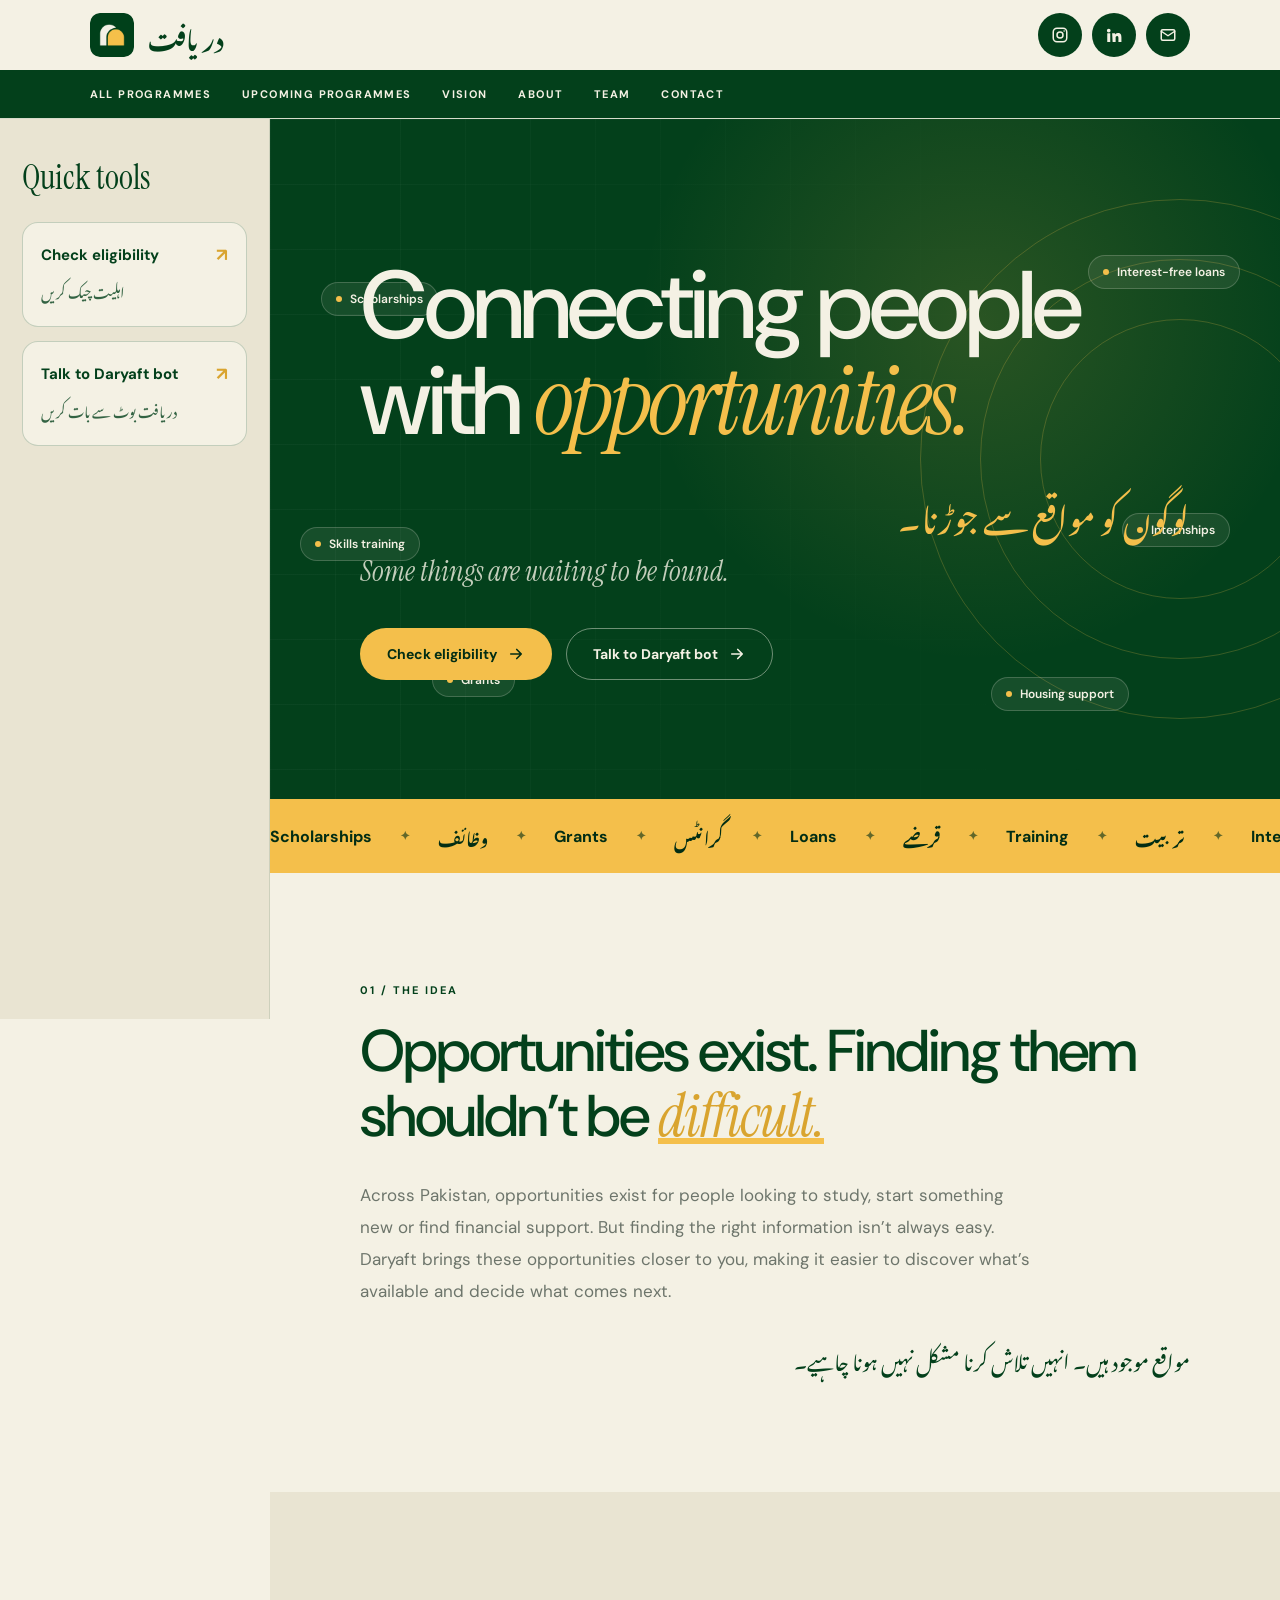
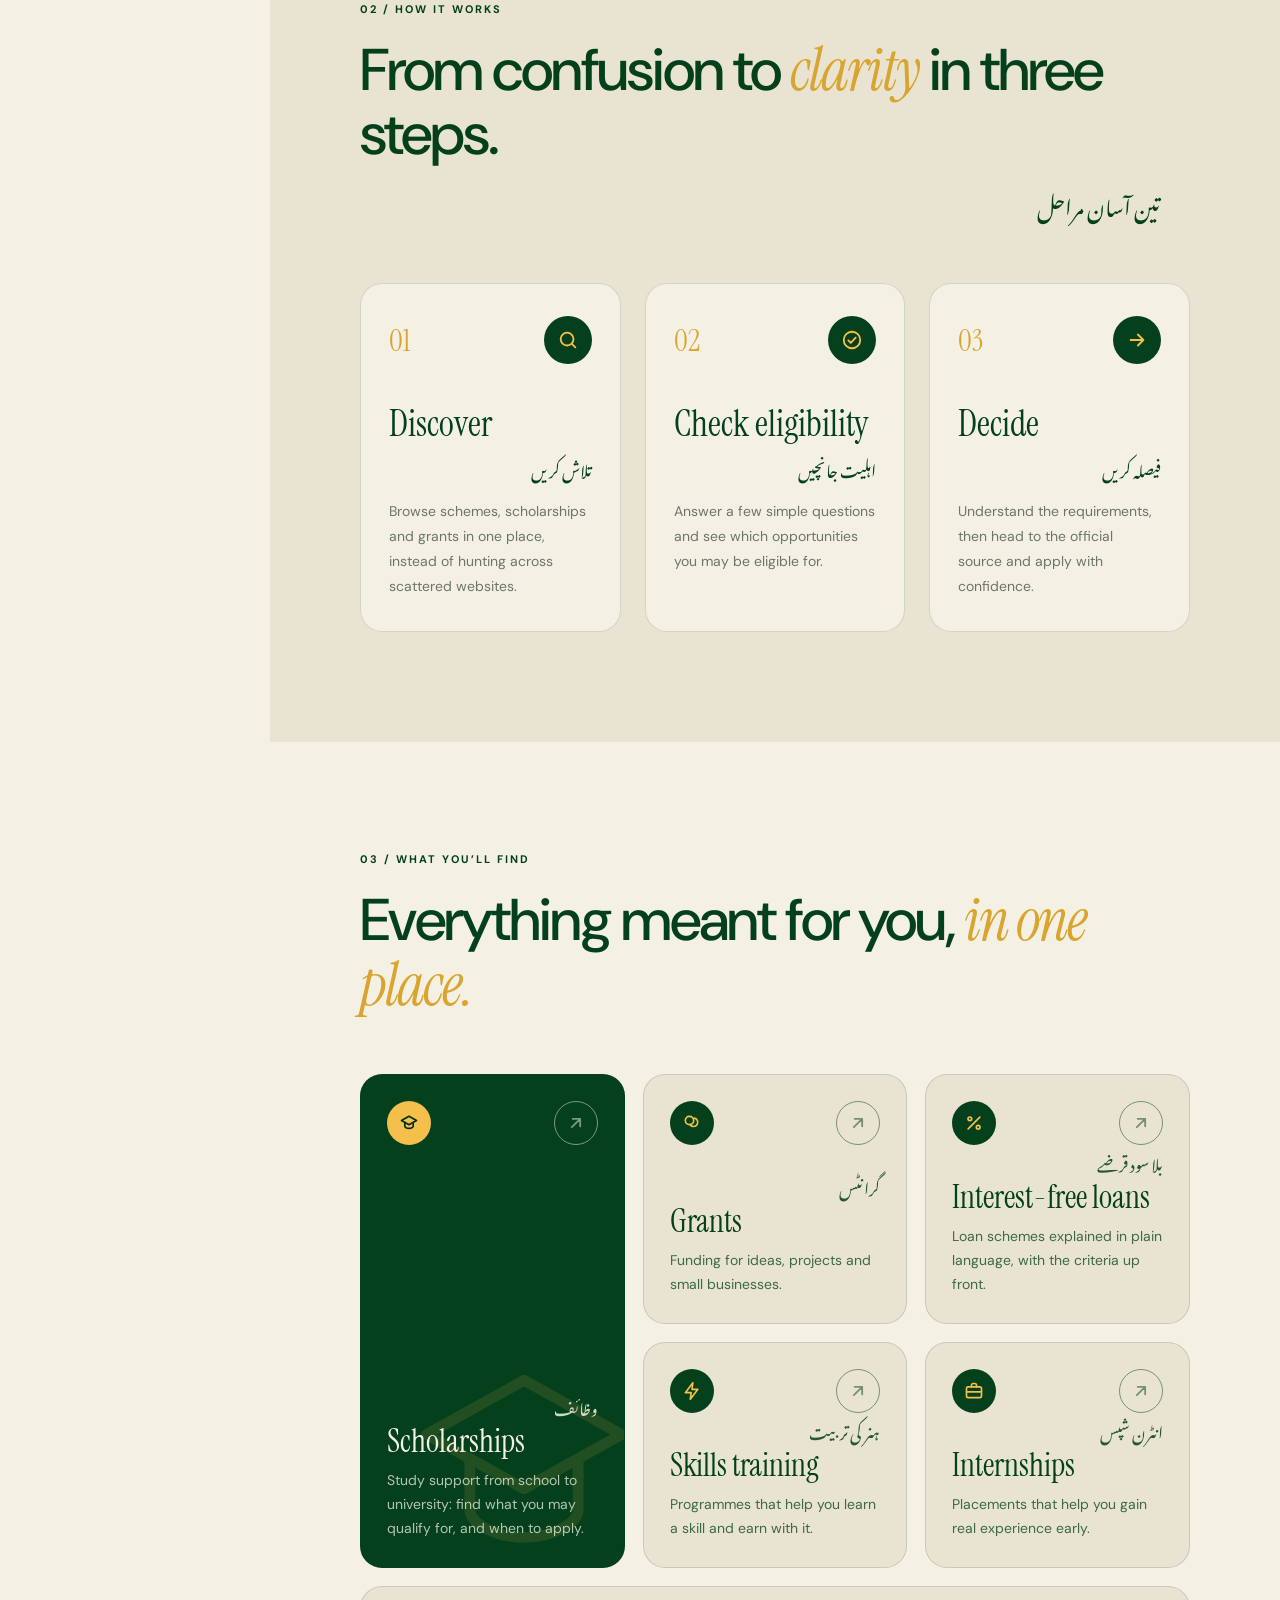
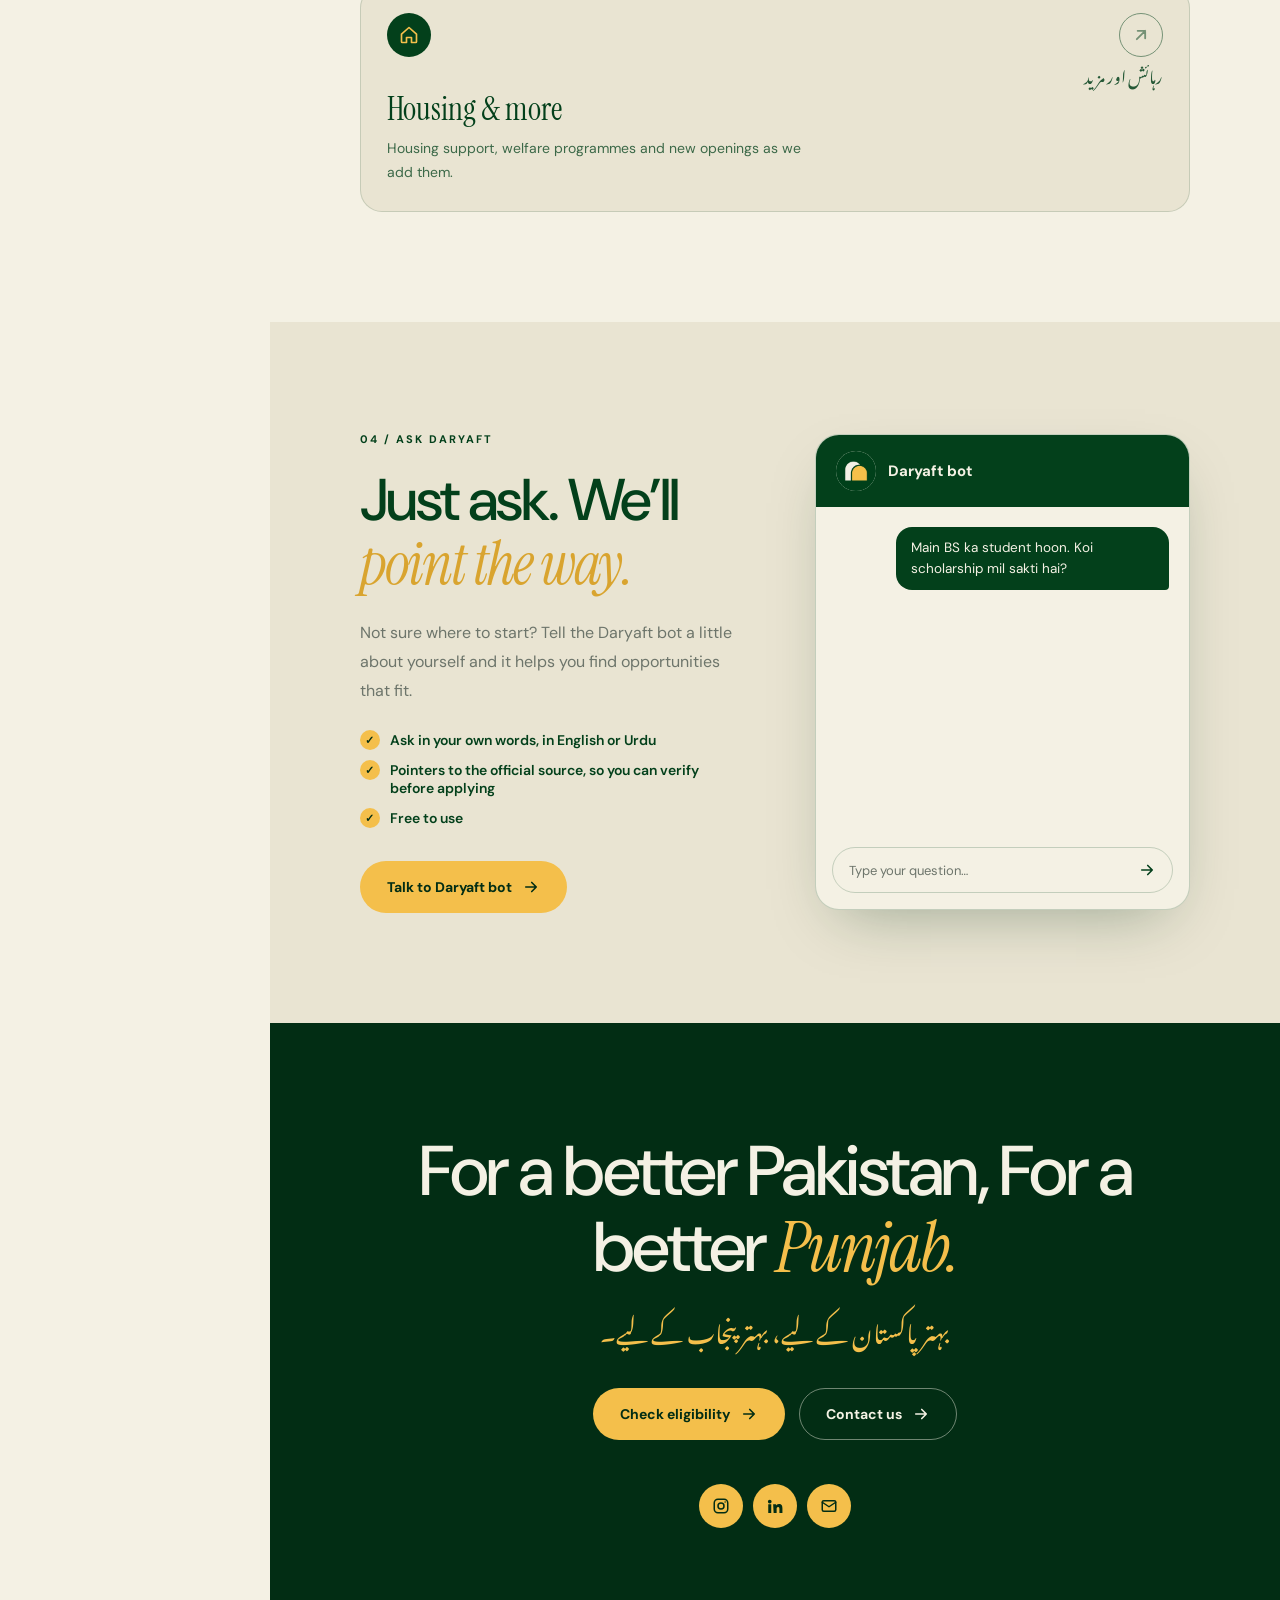
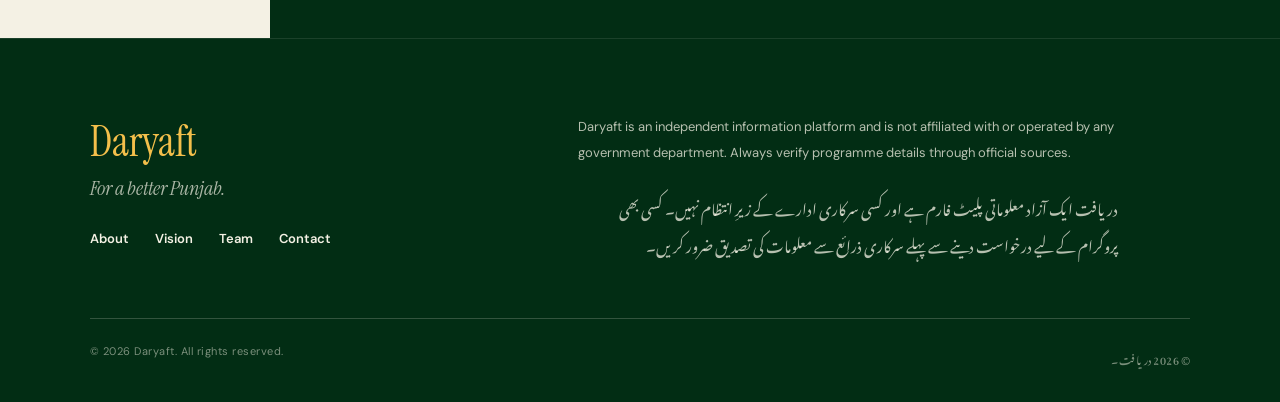
<file: homepage/index.html>
<!DOCTYPE html>
<html lang="en">
<head>
    <meta charset="utf-8">
    <meta name="viewport" content="width=device-width, initial-scale=1">
    <title>Daryaft | دریافت</title>
    <link rel="icon" type="image/png" href="images/DARYAFT%20LOGO%20(MAIN).png">
    <meta name="description" content="Daryaft is a free platform that helps people in Pakistan discover government schemes, scholarships and opportunities they may be eligible for.">

    <link rel="preconnect" href="https://fonts.googleapis.com">
    <link rel="preconnect" href="https://fonts.gstatic.com" crossorigin>

    <!-- lets the CSS know JavaScript is on, so scroll animations only hide things when they can reveal them -->
    <script>document.documentElement.classList.add('js');</script>
    <link href="https://fonts.googleapis.com/css2?family=DM+Sans:wght@400;500;600;700;800&family=Instrument+Serif:ital@0;1&family=Noto+Nastaliq+Urdu&display=swap" rel="stylesheet">
    <link rel="stylesheet" href="style.css">
    <link rel="stylesheet" href="mobile.css">
</head>

<body>

    <header class="site-header">
        <a href="index.html" class="brand" aria-label="Daryaft home">
            <img src="images/DARYAFT LOGO (MAIN).png" alt="Daryaft logo">
            <span class="brand-name" lang="ur" dir="rtl">دریافت</span>
        </a>

        <div class="header-right">
            <ul class="social-links">
                <li>
                    <a href="https://www.instagram.com/daryaftpk/" target="_blank" rel="noopener" aria-label="Daryaft on Instagram">
                        <svg viewBox="0 0 24 24" fill="none" stroke="currentColor" stroke-width="2" stroke-linecap="round" stroke-linejoin="round" aria-hidden="true">
                            <rect x="3" y="3" width="18" height="18" rx="5"/>
                            <circle cx="12" cy="12" r="4"/>
                            <circle cx="17.5" cy="6.5" r="1" fill="currentColor" stroke="none"/>
                        </svg>
                    </a>
                </li>
                <li>
                    <a href="https://www.linkedin.com/company/daryaft" target="_blank" rel="noopener" aria-label="Daryaft on LinkedIn">
                        <svg viewBox="0 0 24 24" fill="currentColor" aria-hidden="true">
                            <path d="M4.98 3.5a2.5 2.5 0 1 1 0 5 2.5 2.5 0 0 1 0-5zM3 9.75h4v11.5H3zM9.5 9.75h3.8v1.6h.06c.53-1 1.83-2.05 3.77-2.05 4.03 0 4.77 2.65 4.77 6.1v5.85h-4v-5.2c0-1.24-.02-2.84-1.73-2.84-1.73 0-2 1.35-2 2.75v5.29h-4z"/>
                        </svg>
                    </a>
                </li>
                <li>
                    <a href="mailto:daryaft.support@gmail.com" aria-label="Email Daryaft">
                        <svg viewBox="0 0 24 24" fill="none" stroke="currentColor" stroke-width="2" stroke-linecap="round" stroke-linejoin="round" aria-hidden="true">
                            <rect x="3" y="5" width="18" height="14" rx="2"/>
                            <path d="M3 7l9 6 9-6"/>
                        </svg>
                    </a>
                </li>
            </ul>
        </div>

        <nav class="navigation" aria-label="Main navigation">
            <a href="programmes.html">All programmes</a>
            <a href="index.html">Upcoming programmes</a>
            <a href="vision.html">Vision</a>
            <a href="about.html">About</a>
            <a href="team.html">Team</a>
            <a href="contact.html">Contact</a>
        </nav>
    </header>

    <div class="page-layout">

        <aside class="side-panel" aria-label="Quick tools">
            <h2 class="side-title">Quick tools</h2>

            <ul class="side-list">
                <li>
                    <a href="eligibility.html" class="side-link">
                        <span class="side-link-title">Check eligibility <span>↗</span></span>
                        <span class="side-link-urdu" lang="ur" dir="rtl">اہلیت چیک کریں</span>
                    </a>
                </li>
                <li>
                    <a href="ask.html" class="side-link">
                        <span class="side-link-title">Talk to Daryaft bot <span>↗</span></span>
                        <span class="side-link-urdu" lang="ur" dir="rtl">دریافت بوٹ سے بات کریں</span>
                    </a>
                </li>
            </ul>
        </aside>

        <div class="page-main">

            <!-- ================= HERO ================= -->
            <section class="hm-hero">
                <div class="hm-glow"></div>

                <div class="hm-rings" aria-hidden="true">
                    <span class="hm-ring"></span>
                    <span class="hm-ring"></span>
                    <span class="hm-ring"></span>
                </div>

                <div class="hm-chips" aria-hidden="true">
                    <span class="hm-chip" style="--x:5%;--y:24%;--fd:0s" data-depth="1.2"><i></i>Scholarships</span>
                    <span class="hm-chip hm-chip--r" style="--x:4%;--y:20%;--fd:-2s" data-depth="0.8"><i></i>Interest-free loans</span>
                    <span class="hm-chip" style="--x:3%;--y:60%;--fd:-4s" data-depth="1.6"><i></i>Skills training</span>
                    <span class="hm-chip hm-chip--r" style="--x:5%;--y:58%;--fd:-1s" data-depth="1"><i></i>Internships</span>
                    <span class="hm-chip" style="--x:16%;--y:80%;--fd:-3s" data-depth="0.7"><i></i>Grants</span>
                    <span class="hm-chip hm-chip--r" style="--x:15%;--y:82%;--fd:-5s" data-depth="1.4"><i></i>Housing support</span>
                </div>

                <div class="hm-hero-inner">
                    <h1 class="hm-title">
                        <span class="hm-line hm-in" style="--d:200">Connecting people</span>
                        <span class="hm-line hm-in" style="--d:320">with <em>opportunities.</em></span>
                    </h1>

                    <p class="hm-title-urdu hm-in" style="--d:480" lang="ur" dir="rtl">لوگوں کو مواقع سے جوڑنا۔</p>
                    <p class="hm-sub hm-in" style="--d:600">Some things are waiting to be found.</p>

                    <div class="hm-actions hm-in" style="--d:740">
                        <a href="eligibility.html" class="hm-btn hm-btn--gold">
                            Check eligibility
                            <svg viewBox="0 0 24 24" fill="none" stroke="currentColor" stroke-width="2.2" stroke-linecap="round" stroke-linejoin="round" aria-hidden="true"><path d="M5 12h14M13 6l6 6-6 6"/></svg>
                        </a>
                        <a href="ask.html" class="hm-btn hm-btn--ghost">
                            Talk to Daryaft bot
                            <svg viewBox="0 0 24 24" fill="none" stroke="currentColor" stroke-width="2.2" stroke-linecap="round" stroke-linejoin="round" aria-hidden="true"><path d="M5 12h14M13 6l6 6-6 6"/></svg>
                        </a>
                    </div>
                </div>
            </section>


            <!-- ================= MARQUEE ================= -->
            <div class="hm-marquee" aria-hidden="true">
                <div class="hm-marquee-track">
                    <div class="hm-marquee-group">
                        <span>Scholarships</span><b>✦</b><span class="ur">وظائف</span><b>✦</b>
                        <span>Grants</span><b>✦</b><span class="ur">گرانٹس</span><b>✦</b>
                        <span>Loans</span><b>✦</b><span class="ur">قرضے</span><b>✦</b>
                        <span>Training</span><b>✦</b><span class="ur">تربیت</span><b>✦</b>
                        <span>Internships</span><b>✦</b><span class="ur">انٹرن شپس</span><b>✦</b>
                    </div>
                    <div class="hm-marquee-group">
                        <span>Scholarships</span><b>✦</b><span class="ur">وظائف</span><b>✦</b>
                        <span>Grants</span><b>✦</b><span class="ur">گرانٹس</span><b>✦</b>
                        <span>Loans</span><b>✦</b><span class="ur">قرضے</span><b>✦</b>
                        <span>Training</span><b>✦</b><span class="ur">تربیت</span><b>✦</b>
                        <span>Internships</span><b>✦</b><span class="ur">انٹرن شپس</span><b>✦</b>
                    </div>
                </div>
            </div>


            <!-- ================= THE IDEA ================= -->
            <section class="hm-section hm-idea">
                <div class="hm-idea-inner">
                    <p class="hm-marker reveal">01 / The idea</p>

                    <h2 class="hm-h2 split">Opportunities exist. Finding them shouldn’t be <em class="hm-underline">difficult.</em></h2>

                    <p class="reveal" style="--d:150">Across Pakistan, opportunities exist for people looking to study, start something new or find financial support. But finding the right information isn’t always easy. Daryaft brings these opportunities closer to you, making it easier to discover what’s available and decide what comes next.</p>

                    <p class="hm-urdu-line reveal" style="--d:250" lang="ur" dir="rtl">مواقع موجود ہیں۔ انہیں تلاش کرنا مشکل نہیں ہونا چاہیے۔</p>
                </div>
            </section>


            <!-- ================= HOW IT WORKS ================= -->
            <section class="hm-section hm-steps" id="how-it-works">
                <div class="hm-head">
                    <p class="hm-marker reveal">02 / How it works</p>
                    <h2 class="hm-h2 reveal" style="--d:100">From confusion to <em>clarity</em> in three steps.</h2>
                    <p class="hm-urdu reveal" style="--d:200" lang="ur" dir="rtl">تین آسان مراحل</p>
                </div>

                <div class="hm-step-grid">

                    <div class="reveal" style="--d:0">
                        <article class="hm-step">
                            <div class="hm-step-top">
                                <span class="hm-step-num">01</span>
                                <span class="hm-step-icon"><svg viewBox="0 0 24 24" fill="none" stroke="currentColor" stroke-width="2" stroke-linecap="round" stroke-linejoin="round" aria-hidden="true"><circle cx="11" cy="11" r="7"/><path d="M20 20l-3.5-3.5"/></svg></span>
                            </div>
                            <h3>Discover</h3>
                            <p class="hm-step-urdu" lang="ur" dir="rtl">تلاش کریں</p>
                            <p>Browse schemes, scholarships and grants in one place, instead of hunting across scattered websites.</p>
                        </article>
                    </div>

                    <div class="reveal" style="--d:130">
                        <article class="hm-step">
                            <div class="hm-step-top">
                                <span class="hm-step-num">02</span>
                                <span class="hm-step-icon"><svg viewBox="0 0 24 24" fill="none" stroke="currentColor" stroke-width="2" stroke-linecap="round" stroke-linejoin="round" aria-hidden="true"><circle cx="12" cy="12" r="9"/><path d="M8 12.5l2.7 2.7L16 9.5"/></svg></span>
                            </div>
                            <h3>Check eligibility</h3>
                            <p class="hm-step-urdu" lang="ur" dir="rtl">اہلیت جانچیں</p>
                            <p>Answer a few simple questions and see which opportunities you may be eligible for.</p>
                        </article>
                    </div>

                    <div class="reveal" style="--d:260">
                        <article class="hm-step">
                            <div class="hm-step-top">
                                <span class="hm-step-num">03</span>
                                <span class="hm-step-icon"><svg viewBox="0 0 24 24" fill="none" stroke="currentColor" stroke-width="2" stroke-linecap="round" stroke-linejoin="round" aria-hidden="true"><path d="M5 12h14M13 6l6 6-6 6"/></svg></span>
                            </div>
                            <h3>Decide</h3>
                            <p class="hm-step-urdu" lang="ur" dir="rtl">فیصلہ کریں</p>
                            <p>Understand the requirements, then head to the official source and apply with confidence.</p>
                        </article>
                    </div>

                </div>
            </section>


            <!-- ================= WHAT YOU'LL FIND ================= -->
            <section class="hm-section hm-find">
                <div class="hm-head">
                    <p class="hm-marker reveal">03 / What you’ll find</p>
                    <h2 class="hm-h2 reveal" style="--d:100">Everything meant for you, <em>in one place.</em></h2>
                </div>

                <div class="hm-bento-grid">

                    <div class="hm-cell hm-cell--lg reveal" style="--d:0">
                        <div class="hm-tile hm-tile--lg">
                            <svg class="hm-tile-bg" viewBox="0 0 24 24" fill="none" stroke="currentColor" stroke-width="1" stroke-linecap="round" stroke-linejoin="round" aria-hidden="true"><path d="M3 9l9-5 9 5-9 5-9-5z"/><path d="M7 11.5V16c0 1.1 2.2 2.5 5 2.5s5-1.4 5-2.5v-4.5"/></svg>
                            <div class="hm-tile-top">
                                <span class="hm-tile-icon"><svg viewBox="0 0 24 24" fill="none" stroke="currentColor" stroke-width="2" stroke-linecap="round" stroke-linejoin="round" aria-hidden="true"><path d="M3 9l9-5 9 5-9 5-9-5z"/><path d="M7 11.5V16c0 1.1 2.2 2.5 5 2.5s5-1.4 5-2.5v-4.5"/></svg></span>
                                <span class="hm-tile-arrow"><svg viewBox="0 0 24 24" fill="none" stroke="currentColor" stroke-width="2.2" stroke-linecap="round" stroke-linejoin="round" aria-hidden="true"><path d="M7 17L17 7M8 7h9v9"/></svg></span>
                            </div>
                            <div class="hm-tile-text">
                                <p class="hm-tile-urdu" lang="ur" dir="rtl">وظائف</p>
                                <h3>Scholarships</h3>
                                <p>Study support from school to university: find what you may qualify for, and when to apply.</p>
                            </div>
                        </div>
                    </div>

                    <div class="hm-cell hm-cell--md reveal" style="--d:100">
                        <div class="hm-tile">
                            <div class="hm-tile-top">
                                <span class="hm-tile-icon"><svg viewBox="0 0 24 24" fill="none" stroke="currentColor" stroke-width="2" stroke-linecap="round" stroke-linejoin="round" aria-hidden="true"><circle cx="9" cy="9" r="5"/><path d="M14.5 6.2A5 5 0 1 1 9.8 14"/></svg></span>
                                <span class="hm-tile-arrow"><svg viewBox="0 0 24 24" fill="none" stroke="currentColor" stroke-width="2.2" stroke-linecap="round" stroke-linejoin="round" aria-hidden="true"><path d="M7 17L17 7M8 7h9v9"/></svg></span>
                            </div>
                            <div class="hm-tile-text">
                                <p class="hm-tile-urdu" lang="ur" dir="rtl">گرانٹس</p>
                                <h3>Grants</h3>
                                <p>Funding for ideas, projects and small businesses.</p>
                            </div>
                        </div>
                    </div>

                    <div class="hm-cell hm-cell--md reveal" style="--d:200">
                        <div class="hm-tile">
                            <div class="hm-tile-top">
                                <span class="hm-tile-icon"><svg viewBox="0 0 24 24" fill="none" stroke="currentColor" stroke-width="2" stroke-linecap="round" stroke-linejoin="round" aria-hidden="true"><path d="M19 5L5 19"/><circle cx="7" cy="7" r="2.2"/><circle cx="17" cy="17" r="2.2"/></svg></span>
                                <span class="hm-tile-arrow"><svg viewBox="0 0 24 24" fill="none" stroke="currentColor" stroke-width="2.2" stroke-linecap="round" stroke-linejoin="round" aria-hidden="true"><path d="M7 17L17 7M8 7h9v9"/></svg></span>
                            </div>
                            <div class="hm-tile-text">
                                <p class="hm-tile-urdu" lang="ur" dir="rtl">بلا سود قرضے</p>
                                <h3>Interest-free loans</h3>
                                <p>Loan schemes explained in plain language, with the criteria up front.</p>
                            </div>
                        </div>
                    </div>

                    <div class="hm-cell hm-cell--sm reveal" style="--d:0">
                        <div class="hm-tile">
                            <div class="hm-tile-top">
                                <span class="hm-tile-icon"><svg viewBox="0 0 24 24" fill="none" stroke="currentColor" stroke-width="2" stroke-linecap="round" stroke-linejoin="round" aria-hidden="true"><path d="M13 2L4 14h7l-1 8 9-12h-7z"/></svg></span>
                                <span class="hm-tile-arrow"><svg viewBox="0 0 24 24" fill="none" stroke="currentColor" stroke-width="2.2" stroke-linecap="round" stroke-linejoin="round" aria-hidden="true"><path d="M7 17L17 7M8 7h9v9"/></svg></span>
                            </div>
                            <div class="hm-tile-text">
                                <p class="hm-tile-urdu" lang="ur" dir="rtl">ہنر کی تربیت</p>
                                <h3>Skills training</h3>
                                <p>Programmes that help you learn a skill and earn with it.</p>
                            </div>
                        </div>
                    </div>

                    <div class="hm-cell hm-cell--sm reveal" style="--d:120">
                        <div class="hm-tile">
                            <div class="hm-tile-top">
                                <span class="hm-tile-icon"><svg viewBox="0 0 24 24" fill="none" stroke="currentColor" stroke-width="2" stroke-linecap="round" stroke-linejoin="round" aria-hidden="true"><rect x="3" y="7" width="18" height="13" rx="2"/><path d="M9 7V5a2 2 0 0 1 2-2h2a2 2 0 0 1 2 2v2M3 13h18"/></svg></span>
                                <span class="hm-tile-arrow"><svg viewBox="0 0 24 24" fill="none" stroke="currentColor" stroke-width="2.2" stroke-linecap="round" stroke-linejoin="round" aria-hidden="true"><path d="M7 17L17 7M8 7h9v9"/></svg></span>
                            </div>
                            <div class="hm-tile-text">
                                <p class="hm-tile-urdu" lang="ur" dir="rtl">انٹرن شپس</p>
                                <h3>Internships</h3>
                                <p>Placements that help you gain real experience early.</p>
                            </div>
                        </div>
                    </div>

                    <div class="hm-cell hm-cell--sm reveal" style="--d:240">
                        <div class="hm-tile">
                            <div class="hm-tile-top">
                                <span class="hm-tile-icon"><svg viewBox="0 0 24 24" fill="none" stroke="currentColor" stroke-width="2" stroke-linecap="round" stroke-linejoin="round" aria-hidden="true"><path d="M3 11l9-8 9 8v9a1 1 0 0 1-1 1h-5v-6H9v6H4a1 1 0 0 1-1-1z"/></svg></span>
                                <span class="hm-tile-arrow"><svg viewBox="0 0 24 24" fill="none" stroke="currentColor" stroke-width="2.2" stroke-linecap="round" stroke-linejoin="round" aria-hidden="true"><path d="M7 17L17 7M8 7h9v9"/></svg></span>
                            </div>
                            <div class="hm-tile-text">
                                <p class="hm-tile-urdu" lang="ur" dir="rtl">رہائش اور مزید</p>
                                <h3>Housing &amp; more</h3>
                                <p>Housing support, welfare programmes and new openings as we add them.</p>
                            </div>
                        </div>
                    </div>

                </div>
            </section>


            <!-- ================= BOT PREVIEW ================= -->
            <section class="hm-section hm-demo">
                <div class="hm-demo-grid">

                    <div class="hm-demo-text">
                        <p class="hm-marker reveal">04 / Ask Daryaft</p>
                        <h2 class="hm-h2 reveal" style="--d:100">Just ask. We’ll <em>point the way.</em></h2>
                        <p class="reveal" style="--d:180">Not sure where to start? Tell the Daryaft bot a little about yourself and it helps you find opportunities that fit.</p>

                        <ul class="hm-ticks reveal" style="--d:260">
                            <li>Ask in your own words, in English or Urdu</li>
                            <li>Pointers to the official source, so you can verify before applying</li>
                            <li>Free to use</li>
                        </ul>

                        <a href="ask.html" class="hm-btn hm-btn--gold reveal" style="--d:340">
                            Talk to Daryaft bot
                            <svg viewBox="0 0 24 24" fill="none" stroke="currentColor" stroke-width="2.2" stroke-linecap="round" stroke-linejoin="round" aria-hidden="true"><path d="M5 12h14M13 6l6 6-6 6"/></svg>
                        </a>
                    </div>

                    <div class="reveal" style="--d:150">
                        <div class="hm-chat" id="chat" role="img" aria-label="Preview of a conversation with the Daryaft bot">
                            <div class="hm-chat-bar">
                                <img src="images/DARYAFT LOGO (MAIN).png" alt="" class="hm-avatar">
                                <div>
                                    <p class="hm-chat-name">Daryaft bot</p>
                                </div>
                            </div>
                            <div class="hm-chat-body" id="chatBody"></div>
                            <div class="hm-chat-input" aria-hidden="true">
                                <span>Type your question…</span>
                                <svg viewBox="0 0 24 24" fill="none" stroke="currentColor" stroke-width="2.2" stroke-linecap="round" stroke-linejoin="round"><path d="M5 12h14M13 6l6 6-6 6"/></svg>
                            </div>
                        </div>
                    </div>

                </div>
            </section>


            <!-- ================= FINAL CTA ================= -->
            <section class="hm-section hm-cta">
                <h2 class="reveal" style="--d:100">For a better Pakistan, For a better <em>Punjab.</em></h2>
                <p class="hm-cta-urdu reveal" style="--d:180" lang="ur" dir="rtl">بہتر پاکستان کے لیے، بہتر پنجاب کے لیے۔</p>

                <div class="hm-cta-actions reveal" style="--d:260">
                    <a href="eligibility.html" class="hm-btn hm-btn--green">
                        Check eligibility
                        <svg viewBox="0 0 24 24" fill="none" stroke="currentColor" stroke-width="2.2" stroke-linecap="round" stroke-linejoin="round" aria-hidden="true"><path d="M5 12h14M13 6l6 6-6 6"/></svg>
                    </a>
                    <a href="contact.html" class="hm-btn hm-btn--outline">
                        Contact us
                        <svg viewBox="0 0 24 24" fill="none" stroke="currentColor" stroke-width="2.2" stroke-linecap="round" stroke-linejoin="round" aria-hidden="true"><path d="M5 12h14M13 6l6 6-6 6"/></svg>
                    </a>
                </div>

                <ul class="social-links reveal" style="--d:340">
                    <li>
                        <a href="https://www.instagram.com/daryaftpk/" target="_blank" rel="noopener" aria-label="Daryaft on Instagram">
                            <svg viewBox="0 0 24 24" fill="none" stroke="currentColor" stroke-width="2" stroke-linecap="round" stroke-linejoin="round" aria-hidden="true"><rect x="3" y="3" width="18" height="18" rx="5"/><circle cx="12" cy="12" r="4"/><circle cx="17.5" cy="6.5" r="1" fill="currentColor" stroke="none"/></svg>
                        </a>
                    </li>
                    <li>
                        <a href="https://www.linkedin.com/company/daryaft" target="_blank" rel="noopener" aria-label="Daryaft on LinkedIn">
                            <svg viewBox="0 0 24 24" fill="currentColor" aria-hidden="true"><path d="M4.98 3.5a2.5 2.5 0 1 1 0 5 2.5 2.5 0 0 1 0-5zM3 9.75h4v11.5H3zM9.5 9.75h3.8v1.6h.06c.53-1 1.83-2.05 3.77-2.05 4.03 0 4.77 2.65 4.77 6.1v5.85h-4v-5.2c0-1.24-.02-2.84-1.73-2.84-1.73 0-2 1.35-2 2.75v5.29h-4z"/></svg>
                        </a>
                    </li>
                    <li>
                        <a href="mailto:daryaft.support@gmail.com" aria-label="Email Daryaft">
                            <svg viewBox="0 0 24 24" fill="none" stroke="currentColor" stroke-width="2" stroke-linecap="round" stroke-linejoin="round" aria-hidden="true"><rect x="3" y="5" width="18" height="14" rx="2"/><path d="M3 7l9 6 9-6"/></svg>
                        </a>
                    </li>
                </ul>
            </section>

        </div>
    </div>


    <footer class="site-footer" id="footer">
        <div class="footer-top">
            <div>
                <p class="footer-brand">Daryaft</p>
                <p class="footer-tag">For a better Punjab.</p>
                <ul class="footer-links">
                    <li><a href="about.html">About</a></li>
                    <li><a href="vision.html">Vision</a></li>
                    <li><a href="team.html">Team</a></li>
                    <li><a href="contact.html">Contact</a></li>
                </ul>
            </div>
            <div>
                <p class="footer-description">Daryaft is an independent information platform and is not affiliated with or operated by any government department. Always verify programme details through official sources.</p>
                <p class="footer-urdu" lang="ur" dir="rtl">دریافت ایک آزاد معلوماتی پلیٹ فارم ہے اور کسی سرکاری ادارے کے زیرِ انتظام نہیں۔ کسی بھی پروگرام کے لیے درخواست دینے سے پہلے سرکاری ذرائع سے معلومات کی تصدیق ضرور کریں۔</p>
            </div>
        </div>
        <div class="footer-bottom">
            <span>© 2026 Daryaft. All rights reserved.</span>
            <span lang="ur" dir="rtl">© 2026 دریافت۔</span>
        </div>
    </footer>


    <script>
    (function () {
        var reduce = window.matchMedia('(prefers-reduced-motion: reduce)').matches;

        /* ---- 1. split headline into words (keeps <em> as one piece) ---- */
        document.querySelectorAll('.split').forEach(function (el) {
            var n = 0;
            Array.prototype.slice.call(el.childNodes).forEach(function (c) {
                if (c.nodeType === 3) {
                    var frag = document.createDocumentFragment();
                    c.textContent.split(/(\s+)/).forEach(function (part) {
                        if (!part) return;
                        if (/^\s+$/.test(part)) { frag.appendChild(document.createTextNode(' ')); return; }
                        var s = document.createElement('span');
                        s.className = 'w';
                        s.style.setProperty('--i', n++);
                        s.textContent = part;
                        frag.appendChild(s);
                    });
                    el.replaceChild(frag, c);
                } else if (c.nodeType === 1) {
                    c.classList.add('w');
                    c.style.setProperty('--i', n++);
                }
            });
        });

        /* ---- 2. reveal on scroll ---- */
        var targets = document.querySelectorAll('.reveal, .split');
        if ('IntersectionObserver' in window) {
            var io = new IntersectionObserver(function (entries) {
                entries.forEach(function (e) {
                    if (e.isIntersecting) { e.target.classList.add('in'); io.unobserve(e.target); }
                });
            }, { threshold: 0.15 });
            targets.forEach(function (el) { io.observe(el); });
        } else {
            targets.forEach(function (el) { el.classList.add('in'); });
        }

        /* ---- 3. hero: glow + floating chips follow the pointer ---- */
        var hero = document.querySelector('.hm-hero');
        if (hero && !reduce) {
            var chips = hero.querySelectorAll('.hm-chip');
            hero.addEventListener('pointermove', function (e) {
                var r = hero.getBoundingClientRect();
                var x = (e.clientX - r.left) / r.width - 0.5;
                var y = (e.clientY - r.top) / r.height - 0.5;
                hero.style.setProperty('--mx', ((x + 0.5) * 100) + '%');
                hero.style.setProperty('--my', ((y + 0.5) * 100) + '%');
                chips.forEach(function (c) {
                    var d = parseFloat(c.getAttribute('data-depth')) || 1;
                    c.style.translate = (x * -30 * d) + 'px ' + (y * -30 * d) + 'px';
                });
            });
        }

        /* ---- 4. tiles: gold spotlight under the cursor ---- */
        document.querySelectorAll('.hm-tile').forEach(function (t) {
            t.addEventListener('pointermove', function (e) {
                var r = t.getBoundingClientRect();
                t.style.setProperty('--x', (e.clientX - r.left) + 'px');
                t.style.setProperty('--y', (e.clientY - r.top) + 'px');
            });
        });

        /* ---- 5. bot preview: types out a sample conversation on loop ---- */
        var body = document.getElementById('chatBody');
        var chat = document.getElementById('chat');
        if (body && chat) {
            var script = [
                { who: 'user', text: 'Main BS ka student hoon. Koi scholarship mil sakti hai?' },
                { who: 'bot',  text: 'Zaroor! Pehle bata dein, aap kis shehar aur kis program mein hain?' },
                { who: 'user', text: 'Lahore, Computer Science.' },
                { who: 'bot',  text: 'Shukriya! Main aap ke profile se match hone wali schemes dhoond raha hoon ✦' }
            ];
            var token = 0, timers = [];

            function later(fn, ms) { timers.push(setTimeout(fn, ms)); }
            function add(who, text) {
                var d = document.createElement('div');
                d.className = 'hm-msg hm-msg--' + who;
                d.textContent = text;
                body.appendChild(d);
                return d;
            }

            if (reduce) {
                script.forEach(function (m) { add(m.who, m.text); });
            } else {
                var play = function (my) {
                    body.innerHTML = '';
                    var i = 0;
                    (function step() {
                        if (my !== token) return;
                        if (i >= script.length) { later(function () { play(my); }, 6000); return; }
                        var m = script[i++];
                        if (m.who === 'bot') {
                            var t = document.createElement('div');
                            t.className = 'hm-msg hm-msg--bot hm-typing';
                            t.innerHTML = '<i></i><i></i><i></i>';
                            body.appendChild(t);
                            later(function () {
                                if (my !== token) return;
                                body.removeChild(t);
                                add('bot', m.text);
                                later(step, 1300);
                            }, 1100);
                        } else {
                            add('user', m.text);
                            later(step, 1000);
                        }
                    })();
                };
                var cio = new IntersectionObserver(function (entries) {
                    entries.forEach(function (e) {
                        token++;
                        timers.forEach(clearTimeout); timers = [];
                        if (e.isIntersecting) play(token);
                    });
                }, { threshold: 0.35 });
                cio.observe(chat);
            }
        }
    })();
    </script>

</body>
</html>
</file>
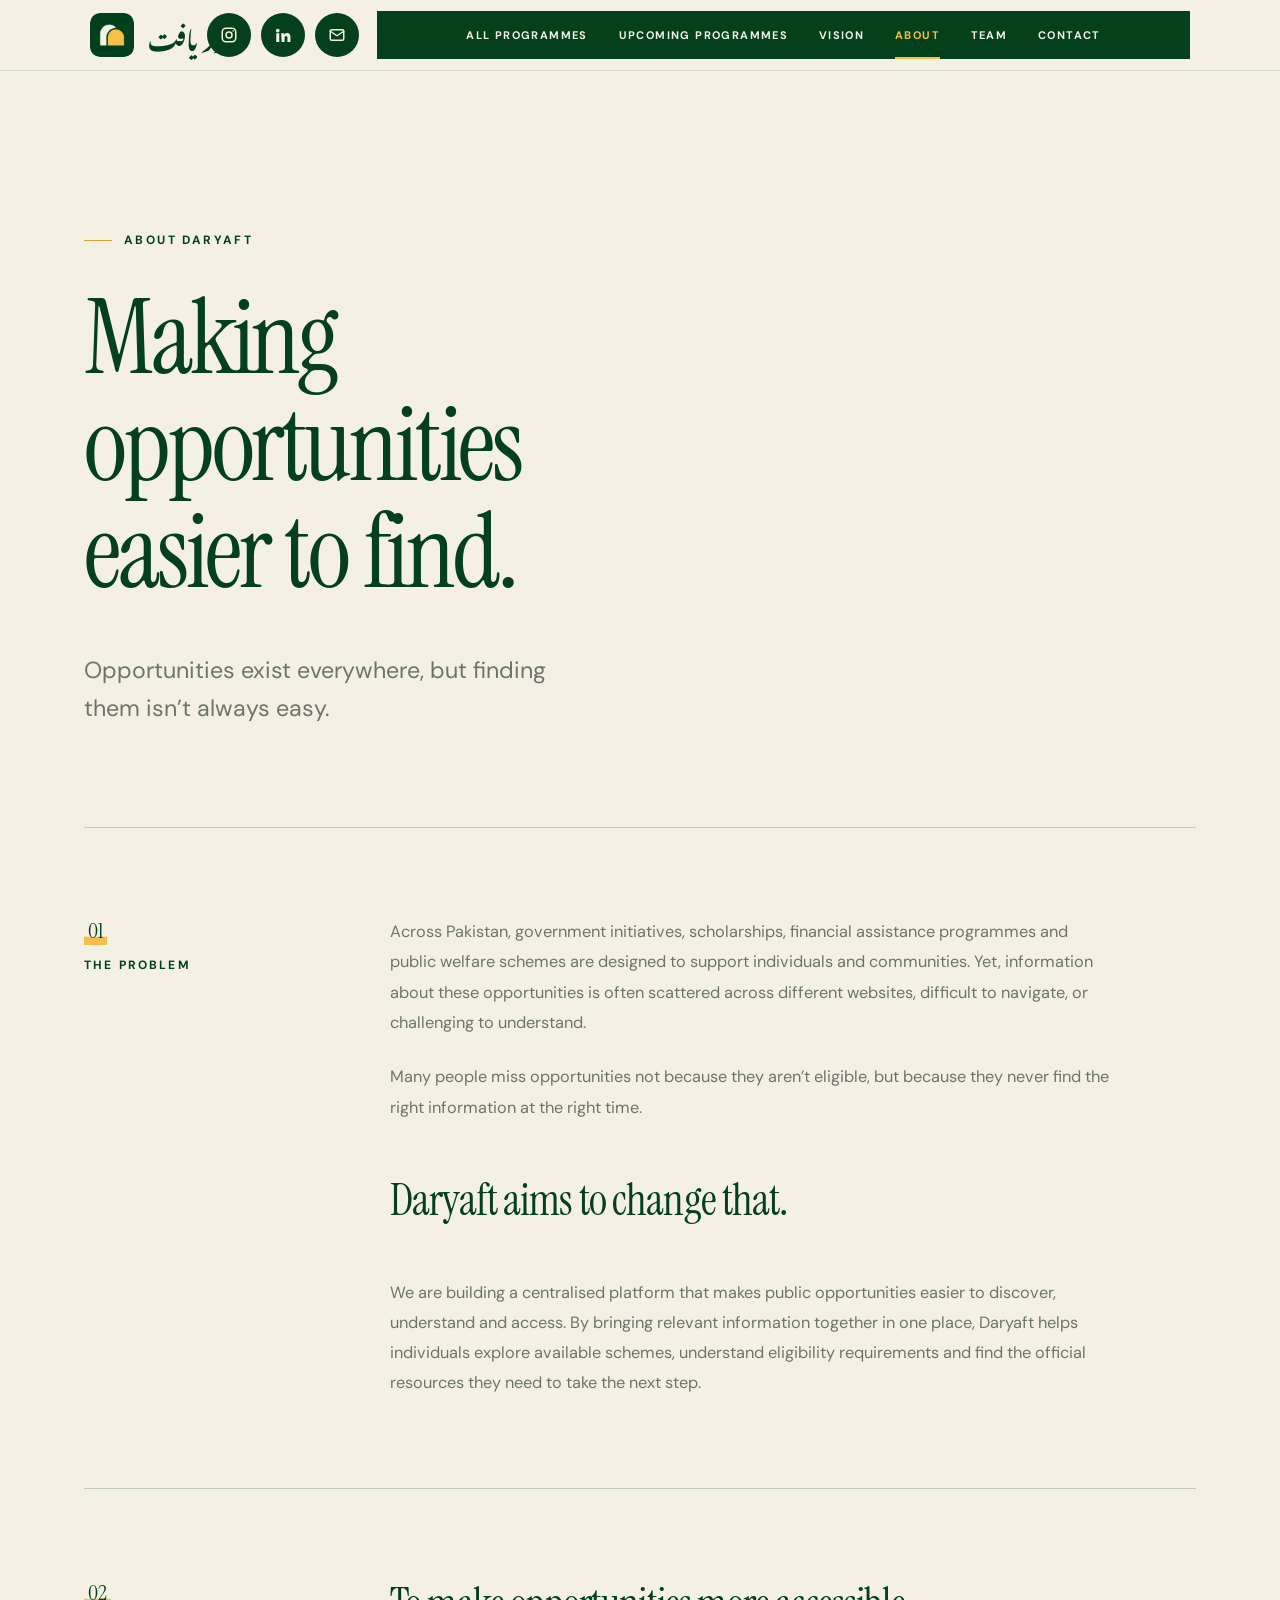
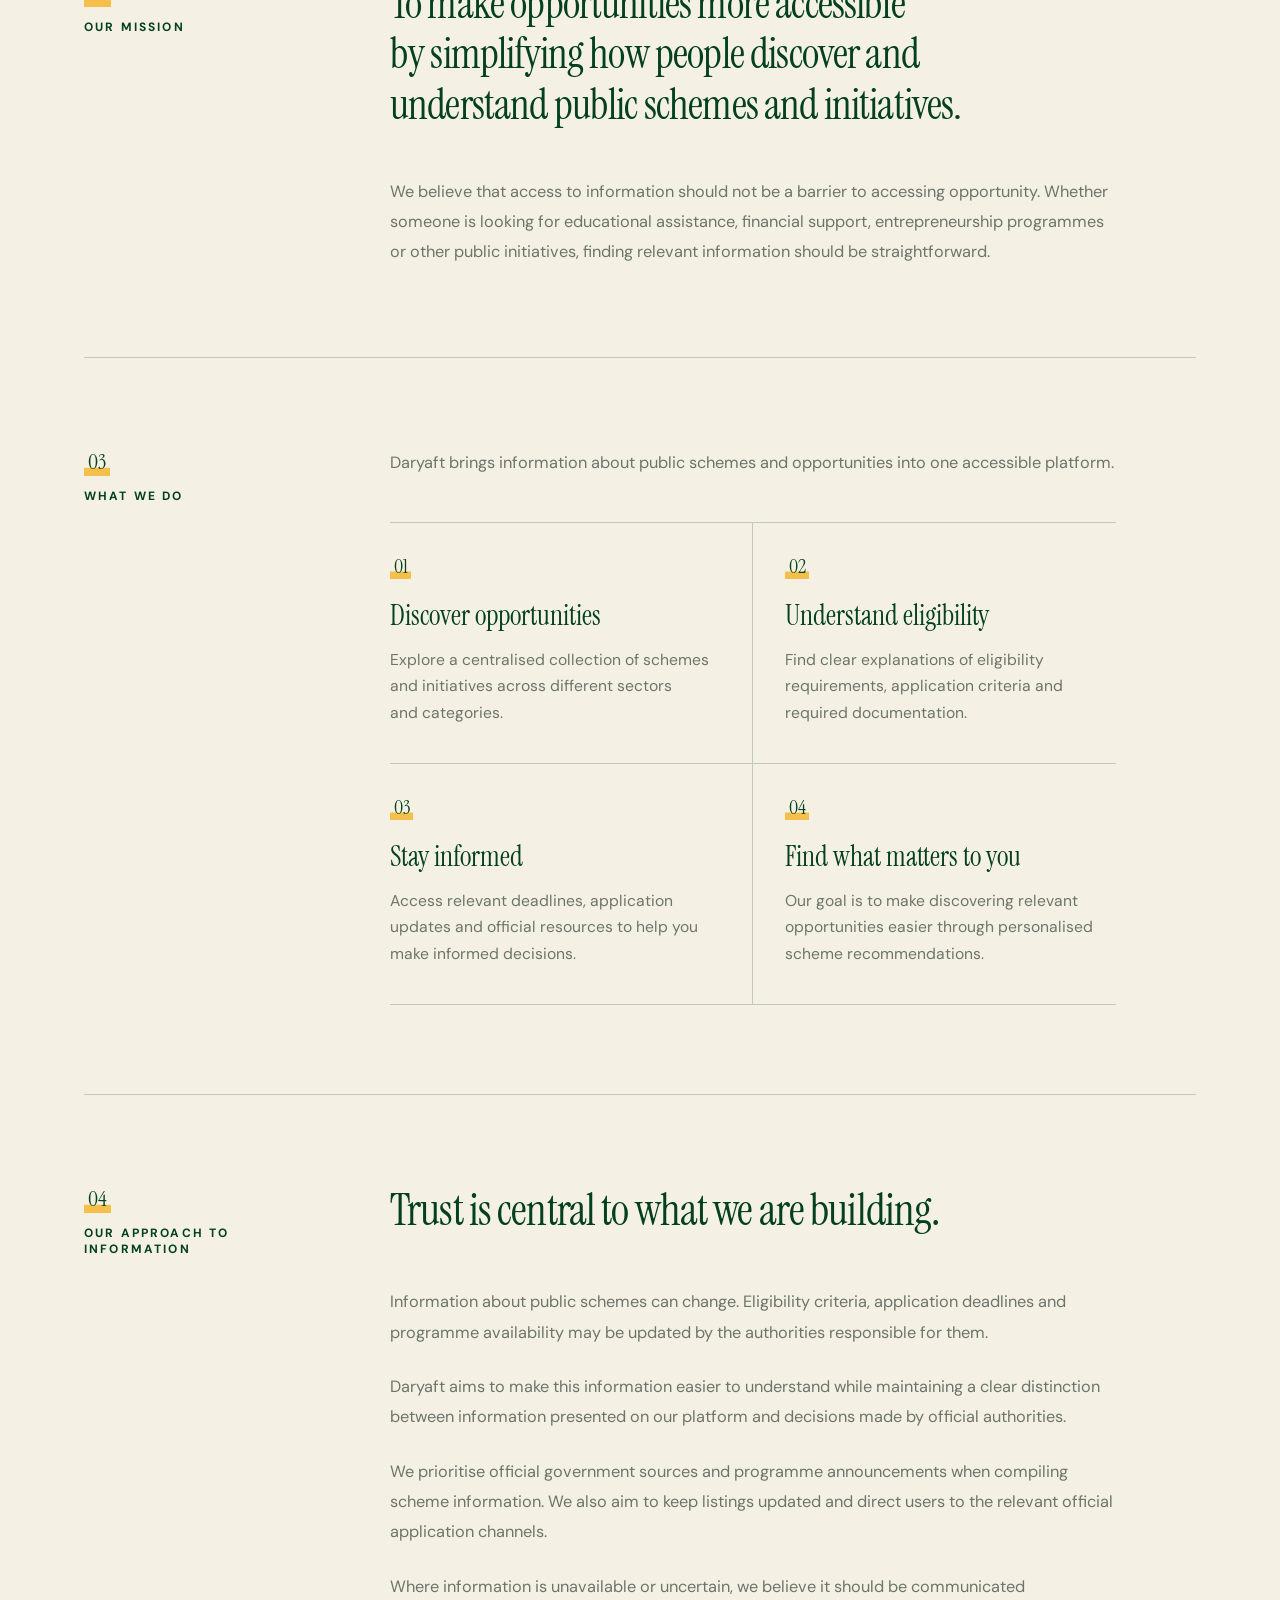
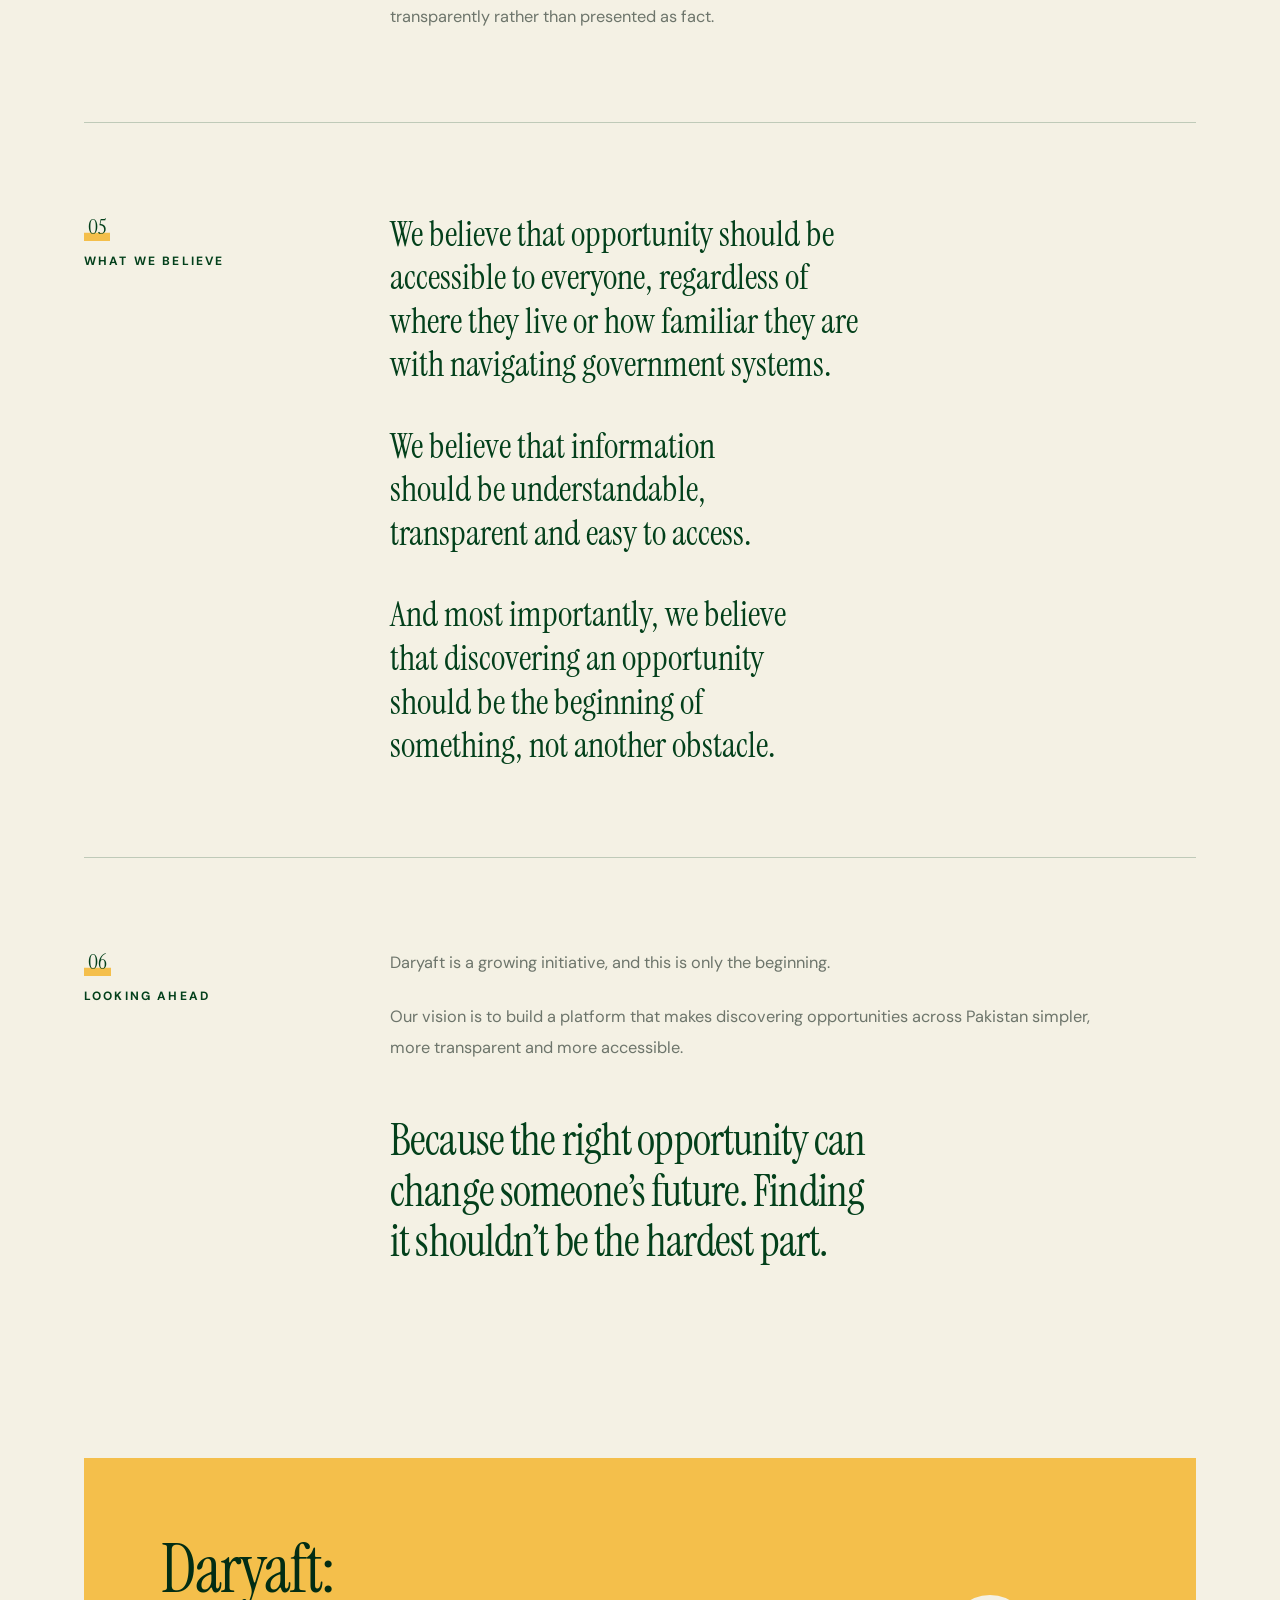
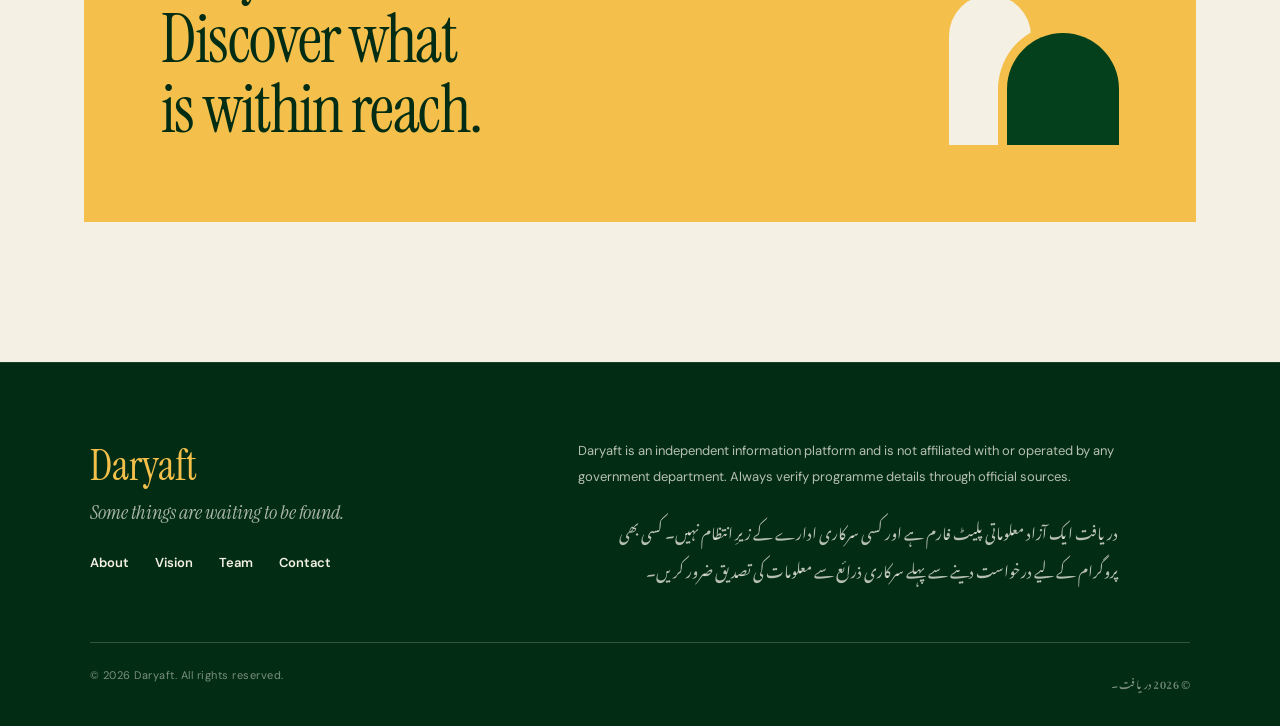
<file: homepage/about.html>
<!DOCTYPE html>
<html lang="en">
<head>
    <meta charset="utf-8">
    <meta name="viewport" content="width=device-width, initial-scale=1">
    <title>About | Daryaft — دریافت</title>
    <link rel="icon" type="image/png" href="images/DARYAFT%20LOGO%20(MAIN).png">
    <meta name="description" content="Daryaft is building a platform that makes public opportunities across Pakistan easier to discover, understand and access.">

    <link rel="preconnect" href="https://fonts.googleapis.com">
    <link rel="preconnect" href="https://fonts.gstatic.com" crossorigin>
    <link href="https://fonts.googleapis.com/css2?family=DM+Sans:wght@400;500;600;700;800&family=Instrument+Serif:ital@0;1&family=Noto+Nastaliq+Urdu&display=swap" rel="stylesheet">

    <link rel="stylesheet" href="style.css">
    <link rel="stylesheet" href="mobile.css">
    <link rel="stylesheet" href="about.css">
</head>

<body>

    <header class="site-header">
        <a href="index.html" class="brand" aria-label="Daryaft home">
            <img src="images/DARYAFT LOGO (MAIN).png" alt="Daryaft logo">
            <span class="brand-name" lang="ur" dir="rtl">دریافت</span>
        </a>

        <div class="header-right">
            <div class="header-status">

            <ul class="social-links">
                <li>
                    <a href="https://www.instagram.com/daryaftpk/" target="_blank" rel="noopener" aria-label="Daryaft on Instagram">
                        <svg viewBox="0 0 24 24" fill="none" stroke="currentColor" stroke-width="2" stroke-linecap="round" stroke-linejoin="round" aria-hidden="true">
                            <rect x="3" y="3" width="18" height="18" rx="5"/>
                            <circle cx="12" cy="12" r="4"/>
                            <circle cx="17.5" cy="6.5" r="1" fill="currentColor" stroke="none"/>
                        </svg>
                    </a>
                </li>
                <li>
                    <a href="https://www.linkedin.com/company/daryaft" target="_blank" rel="noopener" aria-label="Daryaft on LinkedIn">
                        <svg viewBox="0 0 24 24" fill="currentColor" aria-hidden="true">
                            <path d="M4.98 3.5a2.5 2.5 0 1 1 0 5 2.5 2.5 0 0 1 0-5zM3 9.75h4v11.5H3zM9.5 9.75h3.8v1.6h.06c.53-1 1.83-2.05 3.77-2.05 4.03 0 4.77 2.65 4.77 6.1v5.85h-4v-5.2c0-1.24-.02-2.84-1.73-2.84-1.73 0-2 1.35-2 2.75v5.29h-4z"/>
                        </svg>
                    </a>
                </li>
                <li>
                    <a href="mailto:daryaft.support@gmail.com" aria-label="Email Daryaft">
                        <svg viewBox="0 0 24 24" fill="none" stroke="currentColor" stroke-width="2" stroke-linecap="round" stroke-linejoin="round" aria-hidden="true">
                            <rect x="3" y="5" width="18" height="14" rx="2"/>
                            <path d="M3 7l9 6 9-6"/>
                        </svg>
                    </a>
                </li>
            </ul>
        </div>

        <nav class="navigation" aria-label="Main navigation">
            <a href="index.html">All programmes</a>
            <a href="index.html#how-it-works">Upcoming programmes</a>
            <a href="vision.html">Vision</a>
            <a href="about.html" aria-current="page">About</a>
            <a href="team.html">Team</a>
            <a href="contact.html">Contact</a>
        </nav>
    </header>

    <main class="about">

        <!-- INTRO -->
        <section class="about-hero">
            <p class="eyebrow">About Daryaft</p>
            <h1>Making opportunities easier to find.</h1>
            <p class="lead">Opportunities exist everywhere, but finding them isn’t always easy.</p>
        </section>

        <!-- 01 THE PROBLEM -->
        <section class="about-section" id="problem">
            <div class="about-label"><span class="num">01</span><span>The problem</span></div>
            <div class="about-body">
                <p>Across Pakistan, government initiatives, scholarships, financial assistance programmes and public welfare schemes are designed to support individuals and communities. Yet, information about these opportunities is often scattered across different websites, difficult to navigate, or challenging to understand.</p>
                <p>Many people miss opportunities not because they aren’t eligible, but because they never find the right information at the right time.</p>
                <p class="statement">Daryaft aims to change that.</p>
                <p>We are building a centralised platform that makes public opportunities easier to discover, understand and access. By bringing relevant information together in one place, Daryaft helps individuals explore available schemes, understand eligibility requirements and find the official resources they need to take the next step.</p>
            </div>
        </section>

        <!-- 02 OUR MISSION -->
        <section class="about-section" id="mission">
            <div class="about-label"><span class="num">02</span><span>Our mission</span></div>
            <div class="about-body">
                <p class="mission">To make opportunities more accessible by simplifying how people discover and understand public schemes and initiatives.</p>
                <p>We believe that access to information should not be a barrier to accessing opportunity. Whether someone is looking for educational assistance, financial support, entrepreneurship programmes or other public initiatives, finding relevant information should be straightforward.</p>
            </div>
        </section>

        <!-- 03 WHAT WE DO -->
        <section class="about-section" id="what-we-do">
            <div class="about-label"><span class="num">03</span><span>What we do</span></div>
            <div class="about-body">
                <p>Daryaft brings information about public schemes and opportunities into one accessible platform.</p>

                <div class="do-grid">
                    <article class="do-item">
                        <span class="n">01</span>
                        <h3>Discover opportunities</h3>
                        <p>Explore a centralised collection of schemes and initiatives across different sectors and categories.</p>
                    </article>
                    <article class="do-item">
                        <span class="n">02</span>
                        <h3>Understand eligibility</h3>
                        <p>Find clear explanations of eligibility requirements, application criteria and required documentation.</p>
                    </article>
                    <article class="do-item">
                        <span class="n">03</span>
                        <h3>Stay informed</h3>
                        <p>Access relevant deadlines, application updates and official resources to help you make informed decisions.</p>
                    </article>
                    <article class="do-item">
                        <span class="n">04</span>
                        <h3>Find what matters to you</h3>
                        <p>Our goal is to make discovering relevant opportunities easier through personalised scheme recommendations.</p>
                    </article>
                </div>
            </div>
        </section>

        <!-- 04 OUR APPROACH TO INFORMATION -->
        <section class="about-section" id="approach">
            <div class="about-label"><span class="num">04</span><span>Our approach to information</span></div>
            <div class="about-body">
                <p class="statement">Trust is central to what we are building.</p>
                <p>Information about public schemes can change. Eligibility criteria, application deadlines and programme availability may be updated by the authorities responsible for them.</p>
                <p>Daryaft aims to make this information easier to understand while maintaining a clear distinction between information presented on our platform and decisions made by official authorities.</p>
                <p>We prioritise official government sources and programme announcements when compiling scheme information. We also aim to keep listings updated and direct users to the relevant official application channels.</p>
                <p>Where information is unavailable or uncertain, we believe it should be communicated transparently rather than presented as fact.</p>
            </div>
        </section>

        <!-- 05 WHAT WE BELIEVE -->
        <section class="about-section" id="beliefs">
            <div class="about-label"><span class="num">05</span><span>What we believe</span></div>
            <div class="about-body">
                <p class="belief">We believe that opportunity should be accessible to everyone, regardless of where they live or how familiar they are with navigating government systems.</p>
                <p class="belief">We believe that information should be understandable, transparent and easy to access.</p>
                <p class="belief">And most importantly, we believe that discovering an opportunity should be the beginning of something, not another obstacle.</p>
            </div>
        </section>

        <!-- 06 LOOKING AHEAD -->
        <section class="about-section" id="ahead">
            <div class="about-label"><span class="num">06</span><span>Looking ahead</span></div>
            <div class="about-body">
                <p>Daryaft is a growing initiative, and this is only the beginning.</p>
                <p>Our vision is to build a platform that makes discovering opportunities across Pakistan simpler, more transparent and more accessible.</p>
                <p class="statement">Because the right opportunity can change someone’s future. Finding it shouldn’t be the hardest part.</p>
            </div>
        </section>

        <!-- CLOSING BLOCK -->
        <section class="about-close">
            <p>Daryaft: Discover what is within reach.</p>
            <div class="arches" aria-hidden="true"><i></i><i></i></div>
        </section>

    </main>

    <footer class="site-footer" id="footer">
        <div class="footer-top">
            <div>
                <p class="footer-brand">Daryaft</p>
                <p class="footer-tag">Some things are waiting to be found.</p>
                <ul class="footer-links">
                    <li><a href="about.html" aria-current="page">About</a></li>
                    <li><a href="vision.html">Vision</a></li>
                    <li><a href="team.html">Team</a></li>
                    <li><a href="contact.html">Contact</a></li>
                </ul>
            </div>
            <div>
                <p class="footer-description">Daryaft is an independent information platform and is not affiliated with or operated by any government department. Always verify programme details through official sources.</p>
                <p class="footer-urdu" lang="ur" dir="rtl">دریافت ایک آزاد معلوماتی پلیٹ فارم ہے اور کسی سرکاری ادارے کے زیرِ انتظام نہیں۔ کسی بھی پروگرام کے لیے درخواست دینے سے پہلے سرکاری ذرائع سے معلومات کی تصدیق ضرور کریں۔</p>
            </div>
        </div>
        <div class="footer-bottom">
            <span>© 2026 Daryaft. All rights reserved.</span>
            <span lang="ur" dir="rtl">© 2026 دریافت۔</span>
        </div>
    </footer>

</body>
</html>
</file>
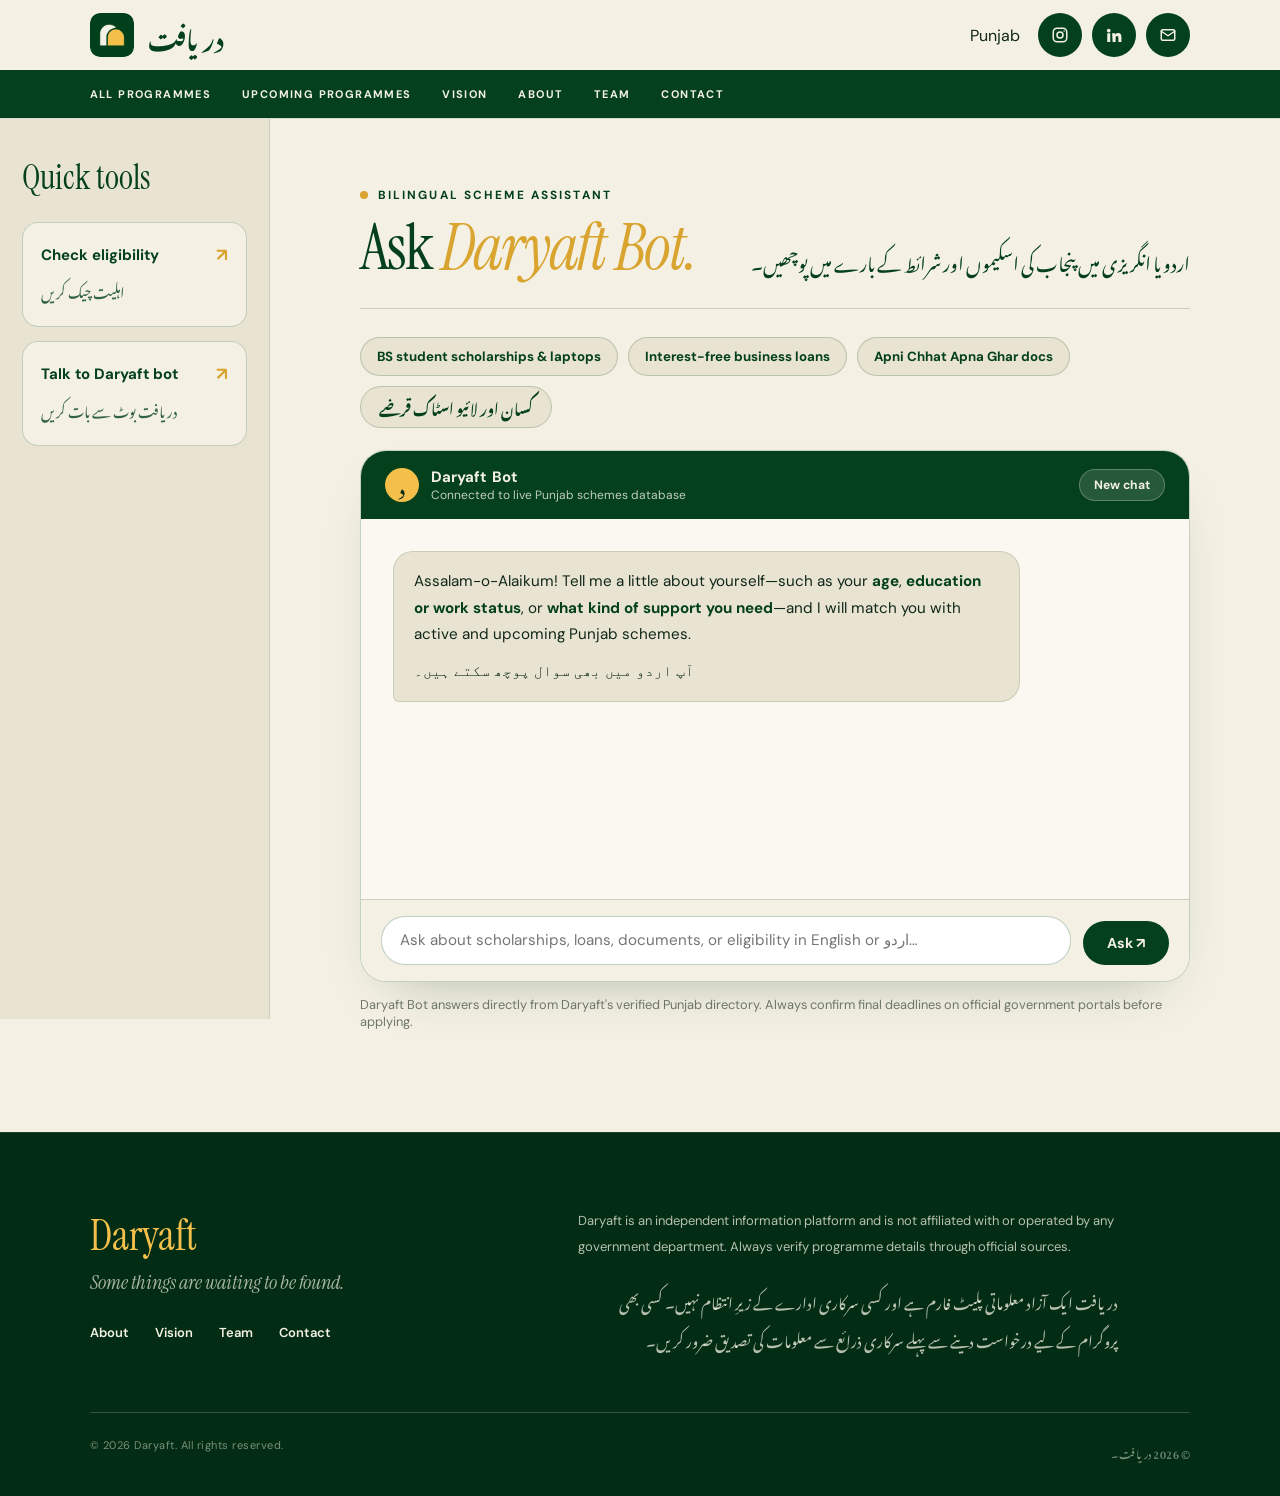
<file: homepage/ask.html>
<!DOCTYPE html>
<html lang="en">
<head>
    <meta charset="utf-8">
    <meta name="viewport" content="width=device-width, initial-scale=1">
    <title>Daryaft Bot | Ask in English or Urdu — دریافت بوٹ</title>
    <link rel="icon" type="image/png" href="images/DARYAFT%20LOGO%20(MAIN).png">
    <meta name="description" content="Ask Daryaft Bot in English or Urdu to find Punjab scholarships, grants, interest-free loans, and required documents.">

    <link rel="preconnect" href="https://fonts.googleapis.com">
    <link rel="preconnect" href="https://fonts.gstatic.com" crossorigin>
    <link href="https://fonts.googleapis.com/css2?family=DM+Sans:wght@400;500;600;700;800&family=Instrument+Serif:ital@0;1&family=Noto+Nastaliq+Urdu&display=swap" rel="stylesheet">

    <link rel="stylesheet" href="style.css">
    <link rel="stylesheet" href="mobile.css">
    <link rel="stylesheet" href="ask.css">
</head>

<body>

    <header class="site-header">
        <a href="index.html" class="brand" aria-label="Daryaft home">
            <img src="images/DARYAFT LOGO (MAIN).png" alt="Daryaft logo">
            <span class="brand-name" lang="ur" dir="rtl">دریافت</span>
        </a>

        <div class="header-right">
            <div class="header-status">
                <span class="status-dot"></span>
                <span>Punjab</span>
            </div>

            <ul class="social-links">
                <li>
                    <a href="https://www.instagram.com/daryaftpk/" target="_blank" rel="noopener" aria-label="Daryaft on Instagram">
                        <svg viewBox="0 0 24 24" fill="none" stroke="currentColor" stroke-width="2" stroke-linecap="round" stroke-linejoin="round" aria-hidden="true">
                            <rect x="3" y="3" width="18" height="18" rx="5"/>
                            <circle cx="12" cy="12" r="4"/>
                            <circle cx="17.5" cy="6.5" r="1" fill="currentColor" stroke="none"/>
                        </svg>
                    </a>
                </li>
                <li>
                    <a href="https://www.linkedin.com/company/daryaft" target="_blank" rel="noopener" aria-label="Daryaft on LinkedIn">
                        <svg viewBox="0 0 24 24" fill="currentColor" aria-hidden="true">
                            <path d="M4.98 3.5a2.5 2.5 0 1 1 0 5 2.5 2.5 0 0 1 0-5zM3 9.75h4v11.5H3zM9.5 9.75h3.8v1.6h.06c.53-1 1.83-2.05 3.77-2.05 4.03 0 4.77 2.65 4.77 6.1v5.85h-4v-5.2c0-1.24-.02-2.84-1.73-2.84-1.73 0-2 1.35-2 2.75v5.29h-4z"/>
                        </svg>
                    </a>
                </li>
                <li>
                    <a href="mailto:daryaft.support@gmail.com" aria-label="Email Daryaft">
                        <svg viewBox="0 0 24 24" fill="none" stroke="currentColor" stroke-width="2" stroke-linecap="round" stroke-linejoin="round" aria-hidden="true">
                            <rect x="3" y="5" width="18" height="14" rx="2"/>
                            <path d="M3 7l9 6 9-6"/>
                        </svg>
                    </a>
                </li>
            </ul>
        </div>

        <nav class="navigation" aria-label="Main navigation">
            <a href="programmes.html">All programmes</a>
            <a href="programmes.html?status=upcoming">Upcoming programmes</a>
            <a href="vision.html">Vision</a>
            <a href="about.html">About</a>
            <a href="team.html">Team</a>
            <a href="contact.html">Contact</a>
        </nav>
    </header>

    <div class="page-layout">

        <aside class="side-panel" aria-label="Quick tools">
            <h2 class="side-title">Quick tools</h2>

            <ul class="side-list">
                <li>
                    <a href="eligibility.html" class="side-link">
                        <span class="side-link-title">Check eligibility <span>↗</span></span>
                        <span class="side-link-urdu" lang="ur" dir="rtl">اہلیت چیک کریں</span>
                    </a>
                </li>
                <li>
                    <a href="ask.html" class="side-link" aria-current="page">
                        <span class="side-link-title">Talk to Daryaft bot <span>↗</span></span>
                        <span class="side-link-urdu" lang="ur" dir="rtl">دریافت بوٹ سے بات کریں</span>
                    </a>
                </li>
            </ul>
        </aside>

        <div class="page-main">
            <main class="bot-page">

                <div class="bot-header">
                    <div>
                        <p class="bot-kicker">Bilingual Scheme Assistant</p>
                        <h1>Ask <em>Daryaft Bot.</em></h1>
                    </div>
                    <p class="bot-header-urdu" lang="ur" dir="rtl">اردو یا انگریزی میں پنجاب کی اسکیموں اور شرائط کے بارے میں پوچھیں۔</p>
                </div>

                <div class="prompt-bar" id="promptBar" aria-label="Suggested questions">
                    <button type="button" class="prompt-chip" data-prompt="I am a 20-year-old BS student in Punjab. Which scholarships or laptops can I apply for?">BS student scholarships &amp; laptops</button>
                    <button type="button" class="prompt-chip" data-prompt="What interest-free business loans exist in Punjab right now?">Interest-free business loans</button>
                    <button type="button" class="prompt-chip" data-prompt="Tell me the requirements and documents for Apni Chhat Apna Ghar.">Apni Chhat Apna Ghar docs</button>
                    <button type="button" class="prompt-chip" dir="rtl" lang="ur" data-prompt="پنجاب میں کسانوں اور مویشی پال حضرات کے لیے کون سے بلا سود قرضے دستیاب ہیں؟">کسان اور لائیو اسٹاک قرضے</button>
                </div>

                <section class="chat-shell" aria-label="Daryaft Bot chat">
                    <div class="chat-topbar">
                        <div class="chat-identity">
                            <div class="chat-avatar" lang="ur">د</div>
                            <div class="chat-title-wrap">
                                <strong>Daryaft Bot</strong>
                                <span>Connected to live Punjab schemes database</span>
                            </div>
                        </div>
                        <button type="button" class="chat-clear" id="clearChatBtn">New chat</button>
                    </div>

                    <div class="chat-messages" id="chatMessages" aria-live="polite"></div>

                    <form class="chat-composer" id="chatForm">
                        <textarea id="chatInput" class="chat-input" rows="1" placeholder="Ask about scholarships, loans, documents, or eligibility in English or اردو…" required></textarea>
                        <button type="submit" class="chat-send" id="chatSendBtn">Ask ↗</button>
                    </form>
                </section>

                <p class="bot-footnote">Daryaft Bot answers directly from Daryaft's verified Punjab directory. Always confirm final deadlines on official government portals before applying.</p>

            </main>
        </div>

    </div>

    <footer class="site-footer" id="footer">
        <div class="footer-top">
            <div>
                <p class="footer-brand">Daryaft</p>
                <p class="footer-tag">Some things are waiting to be found.</p>
                <ul class="footer-links">
                    <li><a href="about.html">About</a></li>
                    <li><a href="vision.html">Vision</a></li>
                    <li><a href="team.html">Team</a></li>
                    <li><a href="contact.html">Contact</a></li>
                </ul>
            </div>
            <div>
                <p class="footer-description">Daryaft is an independent information platform and is not affiliated with or operated by any government department. Always verify programme details through official sources.</p>
                <p class="footer-urdu" lang="ur" dir="rtl">دریافت ایک آزاد معلوماتی پلیٹ فارم ہے اور کسی سرکاری ادارے کے زیرِ انتظام نہیں۔ کسی بھی پروگرام کے لیے درخواست دینے سے پہلے سرکاری ذرائع سے معلومات کی تصدیق ضرور کریں۔</p>
            </div>
        </div>
        <div class="footer-bottom">
            <span>© 2026 Daryaft. All rights reserved.</span>
            <span lang="ur" dir="rtl">© 2026 دریافت۔</span>
        </div>
    </footer>

    <script src="supabase-config.js"></script>
    <script>
        (function () {
            var cfg = window.DARYAFT_SUPABASE;
            var messagesEl = document.getElementById('chatMessages');
            var form = document.getElementById('chatForm');
            var input = document.getElementById('chatInput');
            var sendBtn = document.getElementById('chatSendBtn');
            var clearBtn = document.getElementById('clearChatBtn');
            var promptBar = document.getElementById('promptBar');

            var history = [];
            var WELCOME_MSG = "Assalam-o-Alaikum! Tell me a little about yourself—such as your **age**, **education or work status**, or **what kind of support you need**—and I will match you with active and upcoming Punjab schemes.\n\nآپ اردو میں بھی سوال پوچھ سکتے ہیں۔";

         function isMostlyUrdu(text) {
    var urduChars = (text.match(/[\u0600-\u06FF]/g) || []).length;
    var latinChars = (text.match(/[A-Za-z]/g) || []).length;
    return urduChars > latinChars && urduChars >= 6;
}

            function escapeHtml(str) {
                return String(str || '')
                    .replace(/&/g, '&amp;')
                    .replace(/</g, '&lt;')
                    .replace(/>/g, '&gt;')
                    .replace(/"/g, '&quot;');
            }

            // Safe lightweight formatter for bold, links, and bullet lists
            function formatReply(raw) {
                var safe = escapeHtml(raw);

                // Markdown links [label](https://...)
                safe = safe.replace(/\[([^\]]+)\]\((https?:\/\/[^\s)]+)\)/g, '<a href="$2" target="_blank" rel="noopener">$1 ↗</a>');

                // Bare https:// URLs not already inside href=""
                safe = safe.replace(/(^|[^"'>])(https?:\/\/[^\s<]+)/g, '$1<a href="$2" target="_blank" rel="noopener">$2 ↗</a>');

                // Bold **text**
                safe = safe.replace(/\*\*([^*]+)\*\*/g, '<strong>$1</strong>');

                var lines = safe.split(/\r?\n/);
                var html = '';
                var inList = false;

                lines.forEach(function (line) {
                    var trimmed = line.trim();
                    if (/^[-*•]\s+/.test(trimmed)) {
                        if (!inList) {
                            html += '<ul>';
                            inList = true;
                        }
                        html += '<li>' + trimmed.replace(/^[-*•]\s+/, '') + '</li>';
                    } else {
                        if (inList) {
                            html += '</ul>';
                            inList = false;
                        }
                        if (trimmed) {
                            html += '<p>' + trimmed + '</p>';
                        }
                    }
                });

                if (inList) html += '</ul>';
                return html || '<p>' + safe + '</p>';
            }

           function appendMessage(role, text) {
    var div = document.createElement('div');
    div.className = 'msg ' + (role === 'user' ? 'msg--user' : 'msg--bot');
    if (isMostlyUrdu(text)) {
        div.setAttribute('dir', 'rtl');
        div.setAttribute('lang', 'ur');
    } else {
        div.setAttribute('dir', 'ltr');
        div.setAttribute('lang', 'en');
    }
    div.innerHTML = role === 'user' ? '<p>' + escapeHtml(text) + '</p>' : formatReply(text);
    messagesEl.appendChild(div);
    messagesEl.scrollTop = messagesEl.scrollHeight;
}

            function showTyping() {
                var div = document.createElement('div');
                div.className = 'msg msg--bot';
                div.id = 'typingIndicator';
                div.innerHTML = '<div class="typing-dots" aria-label="Daryaft Bot is thinking"><span></span><span></span><span></span></div>';
                messagesEl.appendChild(div);
                messagesEl.scrollTop = messagesEl.scrollHeight;
            }

            function hideTyping() {
                var el = document.getElementById('typingIndicator');
                if (el) el.remove();
            }

            async function sendMessage(text) {
                var clean = text.trim();
                if (!clean) return;

                appendMessage('user', clean);
                input.value = '';
                input.style.height = 'auto';
                sendBtn.disabled = true;
                showTyping();

                try {
                    if (!cfg || !cfg.url || !cfg.publishableKey) {
                        throw new Error('supabase-config.js is not loaded.');
                    }

                    var res = await fetch(cfg.url + '/functions/v1/daryaft-bot', {
                        method: 'POST',
                        headers: {
                            'Content-Type': 'application/json',
                            'apikey': cfg.publishableKey,
                            'Authorization': 'Bearer ' + cfg.publishableKey
                        },
                        body: JSON.stringify({
                            message: clean,
                            history: history
                        })
                    });

                    var data = await res.json();
                    hideTyping();

                    if (!res.ok || data.error) {
                        throw new Error(data.error || 'HTTP ' + res.status);
                    }

                    history.push({ role: 'user', text: clean });
                    history.push({ role: 'model', text: data.reply });
                    appendMessage('model', data.reply);
                } catch (err) {
                    hideTyping();
                    appendMessage(
                        'model',
                        'I could not connect to the Daryaft Bot service right now (' + err.message + '). Meanwhile, you can browse all schemes on **programmes.html** or filter by your profile on **eligibility.html**.'
                    );
                } finally {
                    sendBtn.disabled = false;
                    input.focus();
                }
            }

            form.addEventListener('submit', function (e) {
                e.preventDefault();
                sendMessage(input.value);
            });

            input.addEventListener('keydown', function (e) {
                if (e.key === 'Enter' && !e.shiftKey) {
                    e.preventDefault();
                    sendMessage(input.value);
                }
            });

            input.addEventListener('input', function () {
                input.style.height = 'auto';
                input.style.height = Math.min(input.scrollHeight, 140) + 'px';
            });

            promptBar.addEventListener('click', function (e) {
                var chip = e.target.closest('.prompt-chip');
                if (!chip) return;
                sendMessage(chip.getAttribute('data-prompt'));
            });

            clearBtn.addEventListener('click', function () {
                history = [];
                messagesEl.innerHTML = '';
                appendMessage('model', WELCOME_MSG);
            });

            // Initialize welcome message
            appendMessage('model', WELCOME_MSG);
        })();
    </script>

</body>
</html>
</file>
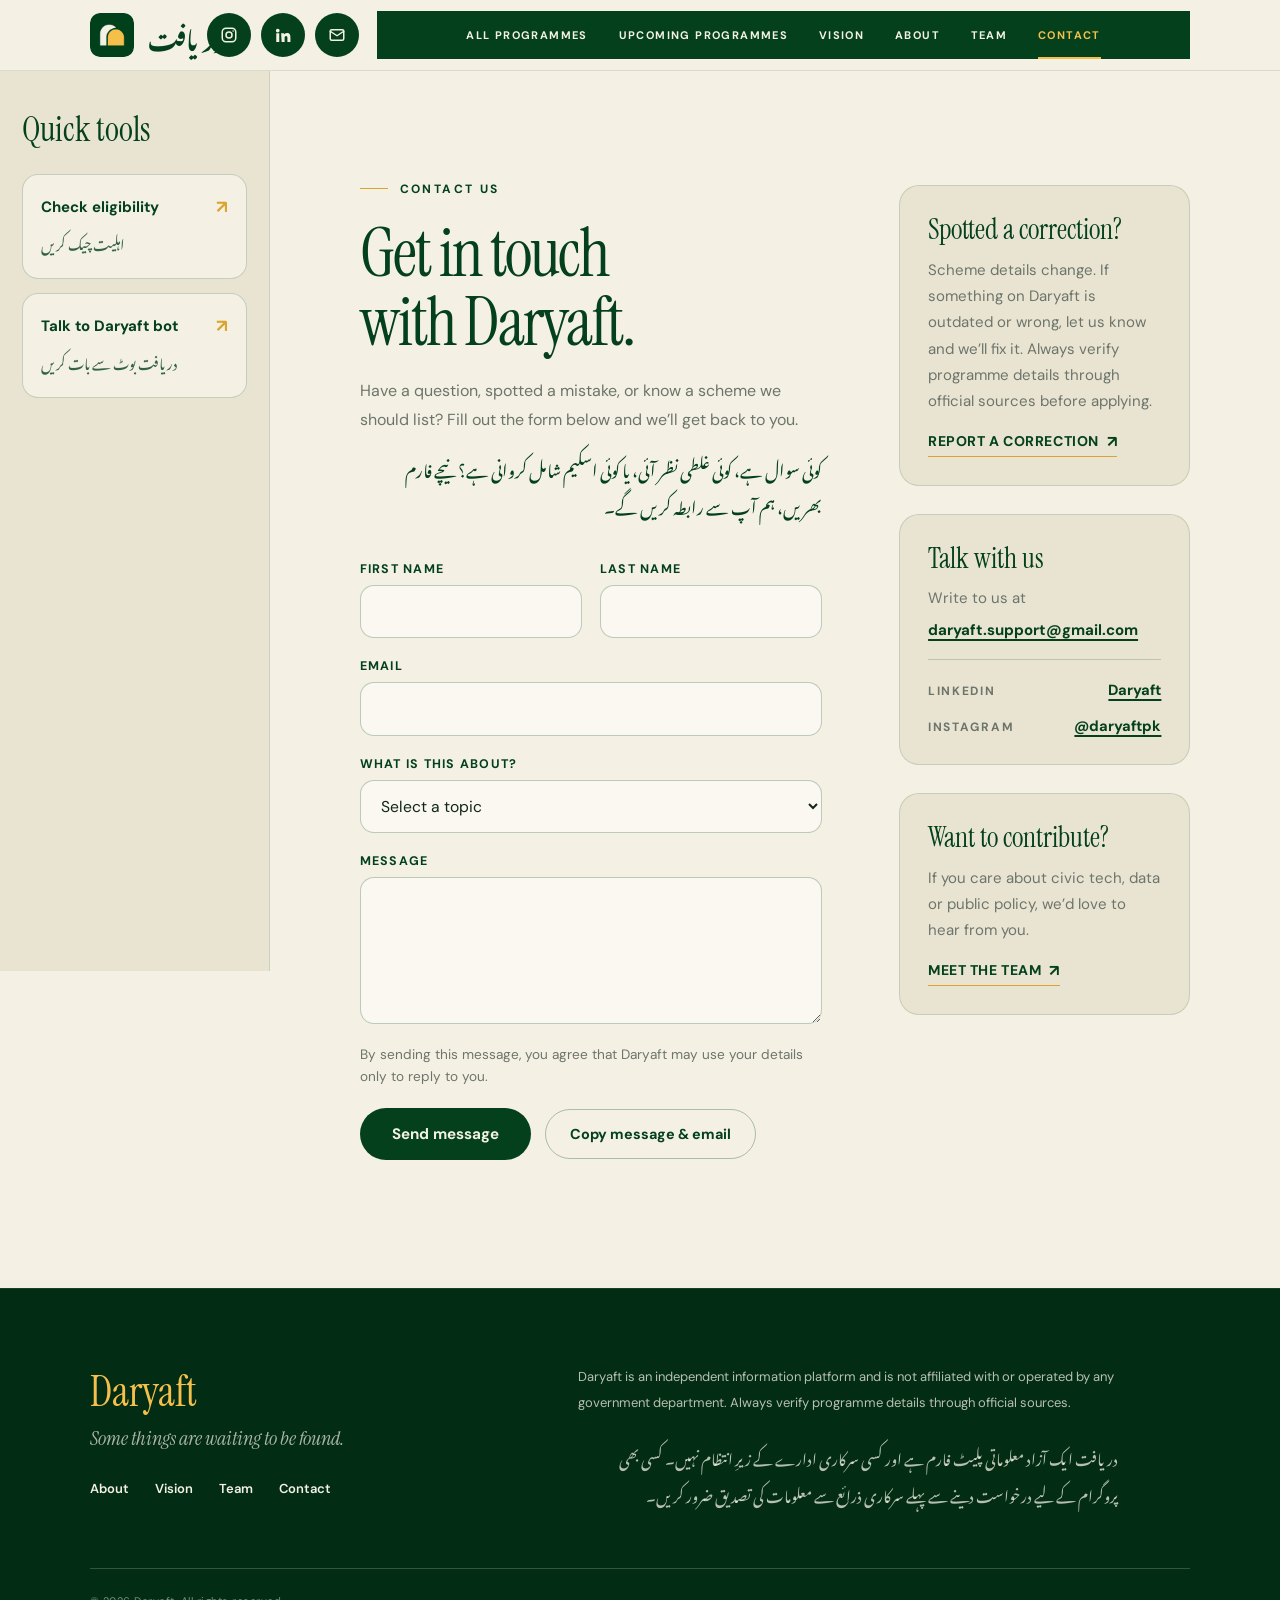
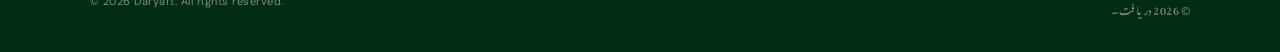
<file: homepage/contact.html>
<!DOCTYPE html>
<html lang="en">
<head>
    <meta charset="utf-8">
    <meta name="viewport" content="width=device-width, initial-scale=1">
    <title>Contact | Daryaft — دریافت</title>
    <link rel="icon" type="image/png" href="images/DARYAFT%20LOGO%20(MAIN).png">
    <meta name="description" content="Get in touch with Daryaft: ask a question, report a correction, suggest a scheme or offer to contribute.">

    <link rel="preconnect" href="https://fonts.googleapis.com">
    <link rel="preconnect" href="https://fonts.gstatic.com" crossorigin>
    <link href="https://fonts.googleapis.com/css2?family=DM+Sans:wght@400;500;600;700;800&family=Instrument+Serif:ital@0;1&family=Noto+Nastaliq+Urdu&display=swap" rel="stylesheet">

    <link rel="stylesheet" href="style.css">
    <link rel="stylesheet" href="mobile.css">
    <link rel="stylesheet" href="contact.css">
</head>

<body>

    <header class="site-header">
        <a href="index.html" class="brand" aria-label="Daryaft home">
            <img src="images/DARYAFT LOGO (MAIN).png" alt="Daryaft logo">
            <span class="brand-name" lang="ur" dir="rtl">دریافت</span>
        </a>

        <div class="header-right">
            <div class="header-status">

            <ul class="social-links">
                <li>
                    <a href="https://www.instagram.com/daryaftpk/" target="_blank" rel="noopener" aria-label="Daryaft on Instagram">
                        <svg viewBox="0 0 24 24" fill="none" stroke="currentColor" stroke-width="2" stroke-linecap="round" stroke-linejoin="round" aria-hidden="true">
                            <rect x="3" y="3" width="18" height="18" rx="5"/>
                            <circle cx="12" cy="12" r="4"/>
                            <circle cx="17.5" cy="6.5" r="1" fill="currentColor" stroke="none"/>
                        </svg>
                    </a>
                </li>
                <li>
                    <a href="https://www.linkedin.com/company/daryaft" target="_blank" rel="noopener" aria-label="Daryaft on LinkedIn">
                        <svg viewBox="0 0 24 24" fill="currentColor" aria-hidden="true">
                            <path d="M4.98 3.5a2.5 2.5 0 1 1 0 5 2.5 2.5 0 0 1 0-5zM3 9.75h4v11.5H3zM9.5 9.75h3.8v1.6h.06c.53-1 1.83-2.05 3.77-2.05 4.03 0 4.77 2.65 4.77 6.1v5.85h-4v-5.2c0-1.24-.02-2.84-1.73-2.84-1.73 0-2 1.35-2 2.75v5.29h-4z"/>
                        </svg>
                    </a>
                </li>
                <li>
                    <a href="mailto:daryaft.support@gmail.com" aria-label="Email Daryaft">
                        <svg viewBox="0 0 24 24" fill="none" stroke="currentColor" stroke-width="2" stroke-linecap="round" stroke-linejoin="round" aria-hidden="true">
                            <rect x="3" y="5" width="18" height="14" rx="2"/>
                            <path d="M3 7l9 6 9-6"/>
                        </svg>
                    </a>
                </li>
            </ul>
        </div>

        <nav class="navigation" aria-label="Main navigation">
            <a href="index.html">All programmes</a>
            <a href="index.html#how-it-works">Upcoming programmes</a>
            <a href="vision.html">Vision</a>
            <a href="about.html">About</a>
            <a href="team.html">Team</a>
            <a href="contact.html" aria-current="page">Contact</a>
        </nav>
    </header>

    <div class="page-layout">

        <aside class="side-panel" aria-label="Quick tools">
            <h2 class="side-title">Quick tools</h2>

            <ul class="side-list">
                <li>
                    <a href="eligibility.html" class="side-link">
                        <span class="side-link-title">Check eligibility <span>↗</span></span>
                        <span class="side-link-urdu" lang="ur" dir="rtl">اہلیت چیک کریں</span>
                    </a>
                </li>
                <li>
                    <a href="ask.html" class="side-link">
                        <span class="side-link-title">Talk to Daryaft bot <span>↗</span></span>
                        <span class="side-link-urdu" lang="ur" dir="rtl">دریافت بوٹ سے بات کریں</span>
                    </a>
                </li>
            </ul>
        </aside>

        <div class="page-main">

            <main class="contact" id="contact">

                <!-- LEFT: FORM -->
                <section class="contact-form-wrap">
                    <p class="contact-eyebrow">Contact us</p>
                    <h1>Get in touch with Daryaft.</h1>
                    <p class="contact-lead">Have a question, spotted a mistake, or know a scheme we should list? Fill out the form below and we’ll get back to you.</p>
                    <p class="contact-lead-urdu" lang="ur" dir="rtl">کوئی سوال ہے، کوئی غلطی نظر آئی، یا کوئی اسکیم شامل کروانی ہے؟ نیچے فارم بھریں، ہم آپ سے رابطہ کریں گے۔</p>

                    <form class="contact-form" id="contactForm">

                        <div class="field-row">
                            <div class="field">
                                <label for="firstName">First name</label>
                                <input type="text" id="firstName" name="firstName" autocomplete="given-name" required>
                            </div>
                            <div class="field">
                                <label for="lastName">Last name</label>
                                <input type="text" id="lastName" name="lastName" autocomplete="family-name">
                            </div>
                        </div>

                        <div class="field">
                            <label for="email">Email</label>
                            <input type="email" id="email" name="email" autocomplete="email" required>
                        </div>

                        <div class="field">
                            <label for="topic">What is this about?</label>
                            <select id="topic" name="topic" required>
                                <option value="" disabled selected>Select a topic</option>
                                <option value="General question">General question</option>
                                <option value="Report incorrect or outdated scheme information">Report incorrect or outdated scheme information</option>
                                <option value="Suggest a scheme to add">Suggest a scheme to add</option>
                                <option value="Partnership or contributing">Partnership or contributing</option>
                                <option value="Feedback on the website">Feedback on the website</option>
                            </select>
                        </div>

                        <div class="field">
                            <label for="message">Message</label>
                            <textarea id="message" name="message" rows="5" required></textarea>
                        </div>

                        <p class="form-consent">By sending this message, you agree that Daryaft may use your details only to reply to you.</p>

                        <div class="form-actions">
                            <button type="submit" class="form-submit">Send message</button>
                            <button type="button" class="form-copy-btn" id="copyBtn">Copy message &amp; email</button>
                        </div>

                        <p class="form-note" id="formNote" role="status" aria-live="polite"></p>
                    </form>
                </section>

                <!-- RIGHT: OTHER WAYS -->
                <aside class="contact-info" aria-label="Other ways to reach us">

                    <div class="info-block">
                        <h2>Spotted a correction?</h2>
                        <p>Scheme details change. If something on Daryaft is outdated or wrong, let us know and we’ll fix it. Always verify programme details through official sources before applying.</p>
                        <a class="arrow-link" href="mailto:daryaft.support@gmail.com?subject=Correction%20for%20Daryaft">Report a correction</a>
                    </div>

                    <div class="info-block">
                        <h2>Talk with us</h2>
                        <p>Write to us at<br><a class="plain-link" href="mailto:daryaft.support@gmail.com">daryaft.support@gmail.com</a></p>
                        <ul class="info-links">
                            <li><span>LinkedIn</span><a class="plain-link" href="https://www.linkedin.com/company/daryaft" target="_blank" rel="noopener">Daryaft</a></li>
                            <li><span>Instagram</span><a class="plain-link" href="https://www.instagram.com/daryaftpk/" target="_blank" rel="noopener">@daryaftpk</a></li>
                        </ul>
                    </div>

                    <div class="info-block">
                        <h2>Want to contribute?</h2>
                        <p>If you care about civic tech, data or public policy, we’d love to hear from you.</p>
                        <a class="arrow-link" href="team.html">Meet the team</a>
                    </div>

                </aside>

            </main>

        </div>
    </div>

    <footer class="site-footer" id="footer">
        <div class="footer-top">
            <div>
                <p class="footer-brand">Daryaft</p>
                <p class="footer-tag">Some things are waiting to be found.</p>
                <ul class="footer-links">
                    <li><a href="about.html">About</a></li>
                    <li><a href="vision.html">Vision</a></li>
                    <li><a href="team.html">Team</a></li>
                    <li><a href="contact.html" aria-current="page">Contact</a></li>
                </ul>
            </div>
            <div>
                <p class="footer-description">Daryaft is an independent information platform and is not affiliated with or operated by any government department. Always verify programme details through official sources.</p>
                <p class="footer-urdu" lang="ur" dir="rtl">دریافت ایک آزاد معلوماتی پلیٹ فارم ہے اور کسی سرکاری ادارے کے زیرِ انتظام نہیں۔ کسی بھی پروگرام کے لیے درخواست دینے سے پہلے سرکاری ذرائع سے معلومات کی تصدیق ضرور کریں۔</p>
            </div>
        </div>
        <div class="footer-bottom">
            <span>© 2026 Daryaft. All rights reserved.</span>
            <span lang="ur" dir="rtl">© 2026 دریافت۔</span>
        </div>
    </footer>

    <script>
        (function () {
            var form = document.getElementById('contactForm');
            var note = document.getElementById('formNote');
            var copyBtn = document.getElementById('copyBtn');
            var recipient = 'daryaft.support@gmail.com';

            function buildPayload() {
                var first = form.firstName.value.trim();
                var last = form.lastName.value.trim();
                var name = (first + ' ' + last).trim();
                var topic = form.topic.value || 'General inquiry';
                var email = form.email.value.trim();
                var msg = form.message.value.trim();

                var subject = '[Daryaft] ' + topic + (name ? ' - ' + name : '');
                var body = msg +
                    '\n\n---\nName: ' + (name || 'Not provided') +
                    '\nEmail: ' + (email || 'Not provided');

                return { subject: subject, body: body };
            }

            form.addEventListener('submit', function (e) {
                e.preventDefault();
                if (!form.checkValidity()) {
                    form.reportValidity();
                    return;
                }

                var payload = buildPayload();
                var mailtoUrl = 'mailto:' + recipient +
                    '?subject=' + encodeURIComponent(payload.subject) +
                    '&body=' + encodeURIComponent(payload.body);

                // Open via temporary anchor so browsers without default mail handlers don't block navigation
                var link = document.createElement('a');
                link.href = mailtoUrl;
                document.body.appendChild(link);
                link.click();
                document.body.removeChild(link);

                note.textContent = 'Opening your email app with your message pre-filled. If nothing opens, click "Copy message & email" or send directly to ' + recipient + '.';
            });

            copyBtn.addEventListener('click', function () {
                var payload = buildPayload();
                var fullText = 'To: ' + recipient + '\nSubject: ' + payload.subject + '\n\n' + payload.body;

                if (navigator.clipboard && navigator.clipboard.writeText) {
                    navigator.clipboard.writeText(fullText).then(function () {
                        note.textContent = 'Copied! Paste into Gmail or any email app and send to ' + recipient + '.';
                    }).catch(function () {
                        note.textContent = 'Please email us directly at ' + recipient + '.';
                    });
                } else {
                    note.textContent = 'Please email us directly at ' + recipient + '.';
                }
            });
        })();
    </script>

</body>
</html>
</file>
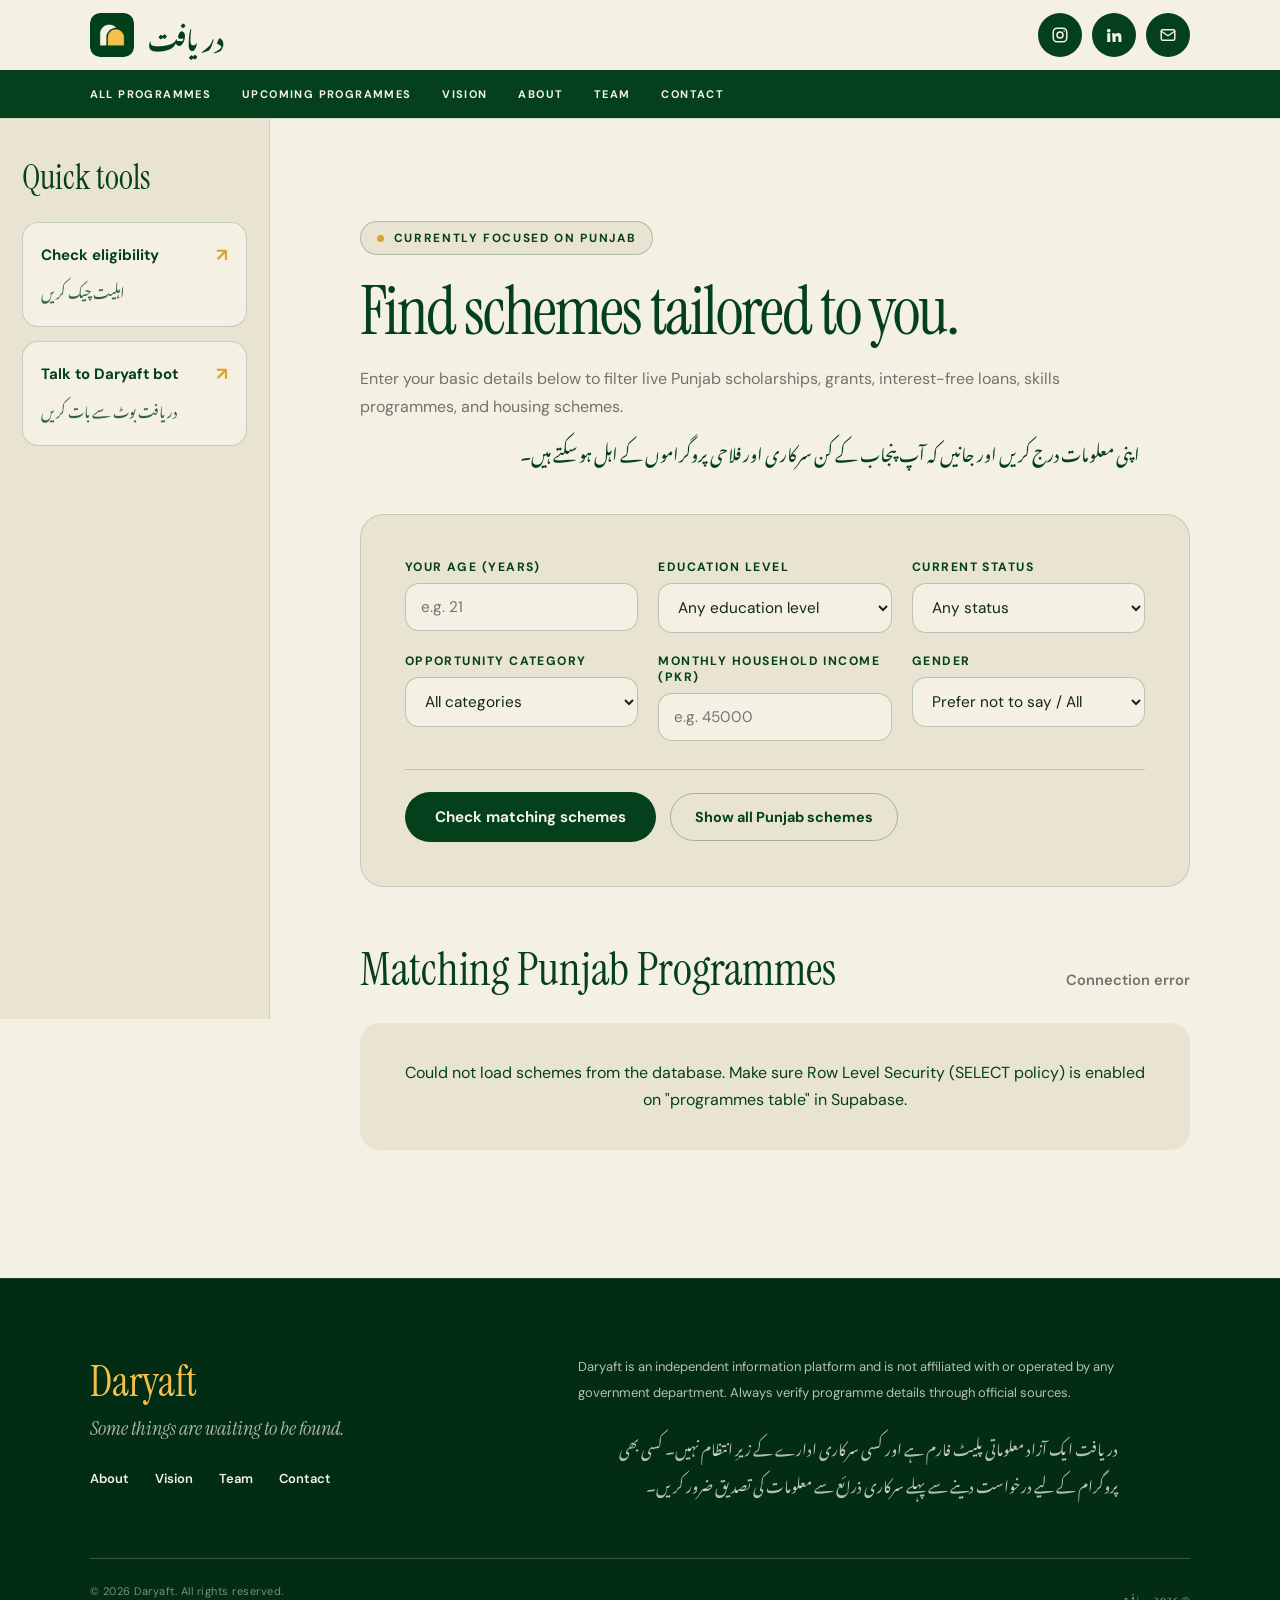
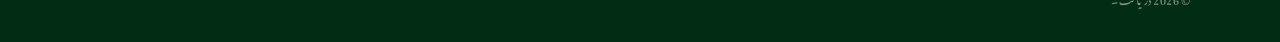
<file: homepage/eligibility.html>
<!DOCTYPE html>
<html lang="en">
<head>
    <meta charset="utf-8">
    <meta name="viewport" content="width=device-width, initial-scale=1">
    <title>Check Eligibility | Daryaft — دریافت</title>
    <link rel="icon" type="image/png" href="images/DARYAFT%20LOGO%20(MAIN).png">
    <meta name="description" content="Enter your details to discover Punjab government schemes, scholarships, grants, and interest-free loans you may be eligible for.">

    <link rel="preconnect" href="https://fonts.googleapis.com">
    <link rel="preconnect" href="https://fonts.gstatic.com" crossorigin>
    <link href="https://fonts.googleapis.com/css2?family=DM+Sans:wght@400;500;600;700;800&family=Instrument+Serif:ital@0;1&family=Noto+Nastaliq+Urdu&display=swap" rel="stylesheet">

    <link rel="stylesheet" href="style.css">
    <link rel="stylesheet" href="mobile.css">
    <link rel="stylesheet" href="eligibility.css">
</head>

<body>

    <header class="site-header">
        <a href="index.html" class="brand" aria-label="Daryaft home">
            <img src="images/DARYAFT LOGO (MAIN).png" alt="Daryaft logo">
            <span class="brand-name" lang="ur" dir="rtl">دریافت</span>
        </a>

        <div class="header-right">
            <div class="header-status">
            </div>

            <ul class="social-links">
                <li>
                    <a href="https://www.instagram.com/daryaftpk/" target="_blank" rel="noopener" aria-label="Daryaft on Instagram">
                        <svg viewBox="0 0 24 24" fill="none" stroke="currentColor" stroke-width="2" stroke-linecap="round" stroke-linejoin="round" aria-hidden="true">
                            <rect x="3" y="3" width="18" height="18" rx="5"/>
                            <circle cx="12" cy="12" r="4"/>
                            <circle cx="17.5" cy="6.5" r="1" fill="currentColor" stroke="none"/>
                        </svg>
                    </a>
                </li>
                <li>
                    <a href="https://www.linkedin.com/company/daryaft" target="_blank" rel="noopener" aria-label="Daryaft on LinkedIn">
                        <svg viewBox="0 0 24 24" fill="currentColor" aria-hidden="true">
                            <path d="M4.98 3.5a2.5 2.5 0 1 1 0 5 2.5 2.5 0 0 1 0-5zM3 9.75h4v11.5H3zM9.5 9.75h3.8v1.6h.06c.53-1 1.83-2.05 3.77-2.05 4.03 0 4.77 2.65 4.77 6.1v5.85h-4v-5.2c0-1.24-.02-2.84-1.73-2.84-1.73 0-2 1.35-2 2.75v5.29h-4z"/>
                        </svg>
                    </a>
                </li>
                <li>
                    <a href="mailto:daryaft.support@gmail.com" aria-label="Email Daryaft">
                        <svg viewBox="0 0 24 24" fill="none" stroke="currentColor" stroke-width="2" stroke-linecap="round" stroke-linejoin="round" aria-hidden="true">
                            <rect x="3" y="5" width="18" height="14" rx="2"/>
                            <path d="M3 7l9 6 9-6"/>
                        </svg>
                    </a>
                </li>
            </ul>
        </div>

        <nav class="navigation" aria-label="Main navigation">
            <a href="index.html">All programmes</a>
            <a href="index.html#how-it-works">Upcoming programmes</a>
            <a href="vision.html">Vision</a>
            <a href="about.html">About</a>
            <a href="team.html">Team</a>
            <a href="contact.html">Contact</a>
        </nav>
    </header>

    <div class="page-layout">

        <aside class="side-panel" aria-label="Quick tools">
            <h2 class="side-title">Quick tools</h2>

            <ul class="side-list">
                <li>
                    <a href="eligibility.html" class="side-link" aria-current="page">
                        <span class="side-link-title">Check eligibility <span>↗</span></span>
                        <span class="side-link-urdu" lang="ur" dir="rtl">اہلیت چیک کریں</span>
                    </a>
                </li>
                <li>
                    <a href="ask.html" class="side-link">
                        <span class="side-link-title">Talk to Daryaft bot <span>↗</span></span>
                        <span class="side-link-urdu" lang="ur" dir="rtl">دریافت بوٹ سے بات کریں</span>
                    </a>
                </li>
            </ul>
        </aside>

        <div class="page-main">
            <main class="elig">

                <div class="elig-header">
                    <span class="elig-badge">Currently Focused on Punjab</span>
                    <h1>Find schemes tailored to you.</h1>
                    <p class="elig-lead">Enter your basic details below to filter live Punjab scholarships, grants, interest-free loans, skills programmes, and housing schemes.</p>
                    <p class="elig-urdu" lang="ur" dir="rtl">اپنی معلومات درج کریں اور جانیں کہ آپ پنجاب کے کن سرکاری اور فلاحی پروگراموں کے اہل ہو سکتے ہیں۔</p>
                </div>

                <form class="elig-card" id="eligForm">
                    <div class="elig-grid">

                        <div class="elig-field">
                            <label for="age">Your Age (Years)</label>
                            <input type="number" id="age" name="age" min="10" max="100" placeholder="e.g. 21">
                        </div>

                        <div class="elig-field">
                            <label for="education">Education Level</label>
                            <select id="education" name="education">
                                <option value="">Any education level</option>
                                <option value="Matric / Inter">Matric / Intermediate</option>
                                <option value="Undergraduate / BS">Undergraduate / BS</option>
                                <option value="Graduate / MS-PhD">Graduate / MS / PhD</option>
                                <option value="TVET / Vocational">TVET / Vocational Diploma</option>
                            </select>
                        </div>

                        <div class="elig-field">
                            <label for="employment">Current Status</label>
                            <select id="employment" name="employment">
                                <option value="">Any status</option>
                                <option value="Student">Student</option>
                                <option value="Unemployed">Unemployed / Looking for work</option>
                                <option value="Fresh Graduate">Fresh Graduate</option>
                                <option value="Self-Employed">Self-Employed</option>
                                <option value="Small Business Owner">Small Business Owner</option>
                            </select>
                        </div>

                        <div class="elig-field">
                            <label for="category">Opportunity Category</label>
                            <select id="category" name="category">
                                <option value="">All categories</option>
                                <option value="Scholarships">Scholarships</option>
                                <option value="Grants">Grants</option>
                                <option value="Interest-free loans">Interest-free loans</option>
                                <option value="Skills training">Skills training</option>
                                <option value="Internships">Internships</option>
                                <option value="Housing & more">Housing &amp; more</option>
                            </select>
                        </div>

                        <div class="elig-field">
                            <label for="income">Monthly Household Income (PKR)</label>
                            <input type="number" id="income" name="income" min="0" step="1000" placeholder="e.g. 45000">
                        </div>

                        <div class="elig-field">
                            <label for="gender">Gender</label>
                            <select id="gender" name="gender">
                                <option value="All">Prefer not to say / All</option>
                                <option value="Female">Female</option>
                                <option value="Male">Male</option>
                                <option value="Transgender">Transgender</option>
                            </select>
                        </div>

                    </div>

                    <div class="elig-actions">
                        <button type="submit" class="elig-submit">Check matching schemes</button>
                        <button type="button" class="elig-reset" id="resetBtn">Show all Punjab schemes</button>
                    </div>
                </form>

                <section aria-live="polite">
                    <div class="results-head">
                        <h2>Matching Punjab Programmes</h2>
                        <span class="results-count" id="resultsCount">Loading schemes…</span>
                    </div>

                    <div class="scheme-list" id="schemeList"></div>
                </section>

            </main>
        </div>

    </div>

    <footer class="site-footer" id="footer">
        <div class="footer-top">
            <div>
                <p class="footer-brand">Daryaft</p>
                <p class="footer-tag">Some things are waiting to be found.</p>
                <ul class="footer-links">
                    <li><a href="about.html">About</a></li>
                    <li><a href="vision.html">Vision</a></li>
                    <li><a href="team.html">Team</a></li>
                    <li><a href="contact.html">Contact</a></li>
                </ul>
            </div>
            <div>
                <p class="footer-description">Daryaft is an independent information platform and is not affiliated with or operated by any government department. Always verify programme details through official sources.</p>
                <p class="footer-urdu" lang="ur" dir="rtl">دریافت ایک آزاد معلوماتی پلیٹ فارم ہے اور کسی سرکاری ادارے کے زیرِ انتظام نہیں۔ کسی بھی پروگرام کے لیے درخواست دینے سے پہلے سرکاری ذرائع سے معلومات کی تصدیق ضرور کریں۔</p>
            </div>
        </div>
        <div class="footer-bottom">
            <span>© 2026 Daryaft. All rights reserved.</span>
            <span lang="ur" dir="rtl">© 2026 دریافت۔</span>
        </div>
    </footer>

    <script src="supabase-config.js"></script>
    <script>
        (function () {
            var cfg = window.DARYAFT_SUPABASE;
            var form = document.getElementById('eligForm');
            var resetBtn = document.getElementById('resetBtn');
            var listEl = document.getElementById('schemeList');
            var countEl = document.getElementById('resultsCount');
            var allProgrammes = [];

            function parseArray(val) {
                if (Array.isArray(val)) return val;
                if (typeof val === 'string') {
                    try {
                        var parsed = JSON.parse(val);
                        return Array.isArray(parsed) ? parsed : [];
                    } catch (e) {
                        return [];
                    }
                }
                return [];
            }

            function escapeHtml(str) {
                return String(str || '')
                    .replace(/&/g, '&amp;')
                    .replace(/</g, '&lt;')
                    .replace(/>/g, '&gt;')
                    .replace(/"/g, '&quot;');
            }

            function filterProgrammes() {
                var ageVal = form.age.value ? parseInt(form.age.value, 10) : null;
                var eduVal = form.education.value;
                var empVal = form.employment.value;
                var catVal = form.category.value;
                var incVal = form.income.value ? parseInt(form.income.value, 10) : null;
                var genVal = form.gender.value;

                var matches = allProgrammes.filter(function (p) {
                    if (catVal && p.category !== catVal) return false;
                    if (ageVal !== null) {
                        if (p.min_age !== null && ageVal < Number(p.min_age)) return false;
                        if (p.max_age !== null && ageVal > Number(p.max_age)) return false;
                    }
                    var edus = parseArray(p.education_levels);
                    if (eduVal && edus.length > 0 && edus.indexOf(eduVal) === -1) return false;

                    var emps = parseArray(p.employment_statuses);
                    if (empVal && emps.length > 0 && emps.indexOf(empVal) === -1) return false;

                    if (incVal !== null && p.max_monthly_income_pkr !== null && incVal > Number(p.max_monthly_income_pkr)) {
                        return false;
                    }

                    if (genVal && genVal !== 'All' && p.gender_eligibility && p.gender_eligibility !== 'All' && p.gender_eligibility !== genVal) {
                        return false;
                    }

                    return true;
                });

                renderSchemes(matches);
            }

            function renderSchemes(items) {
                countEl.textContent = items.length + (items.length === 1 ? ' programme found' : ' programmes found');

                if (!items.length) {
                    listEl.innerHTML = '<div class="elig-empty">No exact matches found for those filters. Try clearing one or two filters (such as income or category) to see broader Punjab opportunities.</div>';
                    return;
                }

                listEl.innerHTML = items.map(function (p) {
                    var docs = parseArray(p.required_documents);
                    var edus = parseArray(p.education_levels);
                    var reasons = [];

                    if (p.min_age || p.max_age) {
                        reasons.push('Age: ' + (p.min_age || 'Any') + '–' + (p.max_age || 'Any'));
                    } else {
                        reasons.push('Age: Open to all');
                    }

                    if (edus.length) {
                        reasons.push('Education: ' + edus.join(', '));
                    }

                    if (p.max_monthly_income_pkr) {
                        reasons.push('Income cap: PKR ' + Number(p.max_monthly_income_pkr).toLocaleString() + '/mo');
                    }

                    var statusClass = p.status === 'upcoming' ? 'tag--status-upcoming' : 'tag--status-active';
                    var statusLabel = p.status === 'upcoming' ? 'Upcoming' : 'Active';

                    return (
                        '<article class="scheme-card">' +
                            '<div class="scheme-meta">' +
                                '<span class="tag tag--cat">' + escapeHtml(p.category) + '</span>' +
                                '<span class="tag ' + statusClass + '">' + statusLabel + '</span>' +
                                '<span class="tag tag--region">' + escapeHtml(p.region || 'Punjab') + '</span>' +
                            '</div>' +
                            '<h3>' + escapeHtml(p.title) + '</h3>' +
                            (p.urdu_title ? '<p class="scheme-urdu" lang="ur" dir="rtl">' + escapeHtml(p.urdu_title) + '</p>' : '') +
                            '<p class="scheme-summary">' + escapeHtml(p.summary) + '</p>' +
                            '<div class="scheme-reasons">' +
                                reasons.map(function (r) { return '<span class="reason-pill">' + escapeHtml(r) + '</span>'; }).join('') +
                            '</div>' +
                            (docs.length ? '<p class="scheme-docs"><strong>Key documents:</strong> ' + escapeHtml(docs.join(' · ')) + '</p>' : '') +
                            '<div class="scheme-footer">' +
                                '<span class="scheme-authority">Source: ' + escapeHtml(p.official_authority || 'Official Portal') + '</span>' +
                                '<a class="scheme-link" href="' + escapeHtml(p.official_url) + '" target="_blank" rel="noopener">Verify &amp; Apply ↗</a>' +
                            '</div>' +
                        '</article>'
                    );
                }).join('');
            }

            async function loadProgrammes() {
                try {
                    var endpoint = cfg.url + '/rest/v1/' + encodeURIComponent('programmes table') + '?select=*&status=in.(active,upcoming)&order=status.asc,title.asc';
                    var res = await fetch(endpoint, {
                        headers: {
                            'apikey': cfg.publishableKey,
                            'Authorization': 'Bearer ' + cfg.publishableKey
                        }
                    });

                    if (!res.ok) throw new Error('Unable to load programmes');
                    allProgrammes = await res.json();
                    renderSchemes(allProgrammes);
                } catch (err) {
                    countEl.textContent = 'Connection error';
                    listEl.innerHTML = '<div class="elig-empty">Could not load schemes from the database. Make sure Row Level Security (SELECT policy) is enabled on "programmes table" in Supabase.</div>';
                }
            }

            form.addEventListener('submit', function (e) {
                e.preventDefault();
                filterProgrammes();
            });

            resetBtn.addEventListener('click', function () {
                form.reset();
                renderSchemes(allProgrammes);
            });

            loadProgrammes();
        })();
    </script>

</body>
</html>
</file>
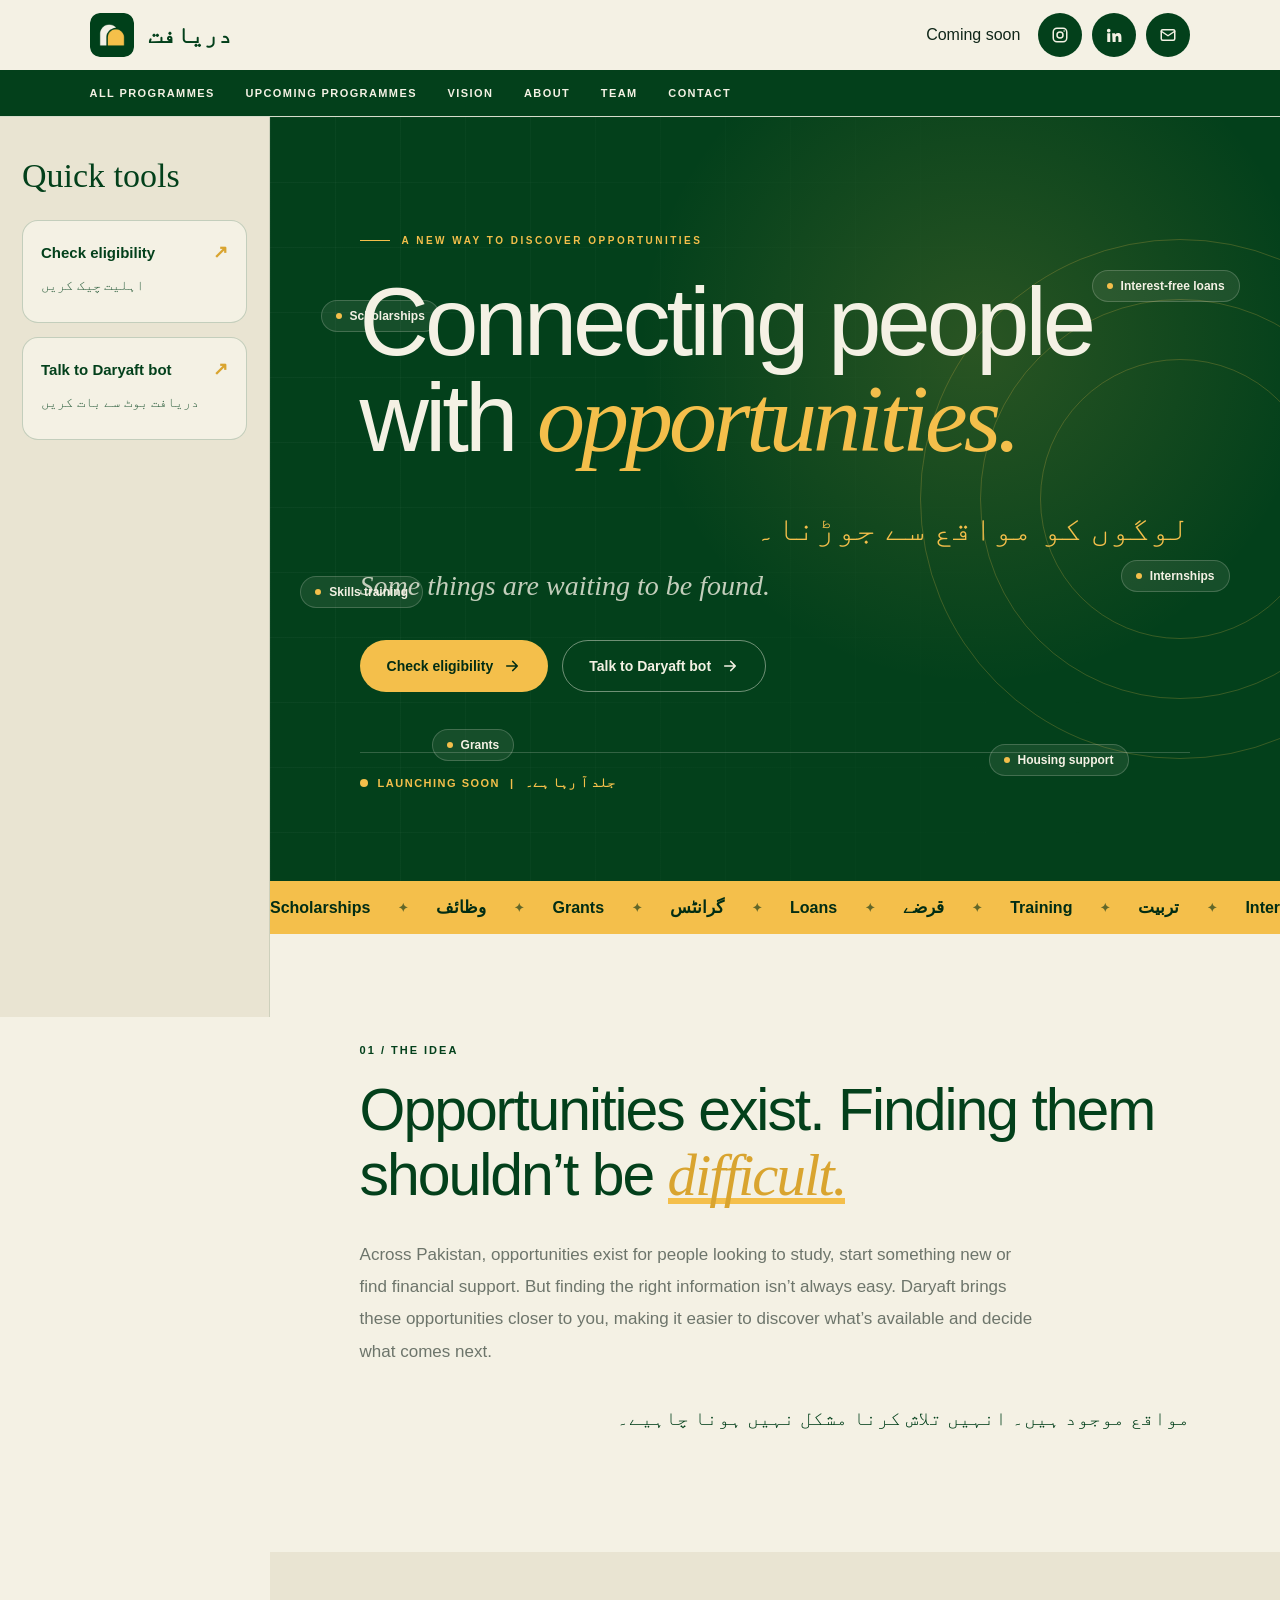
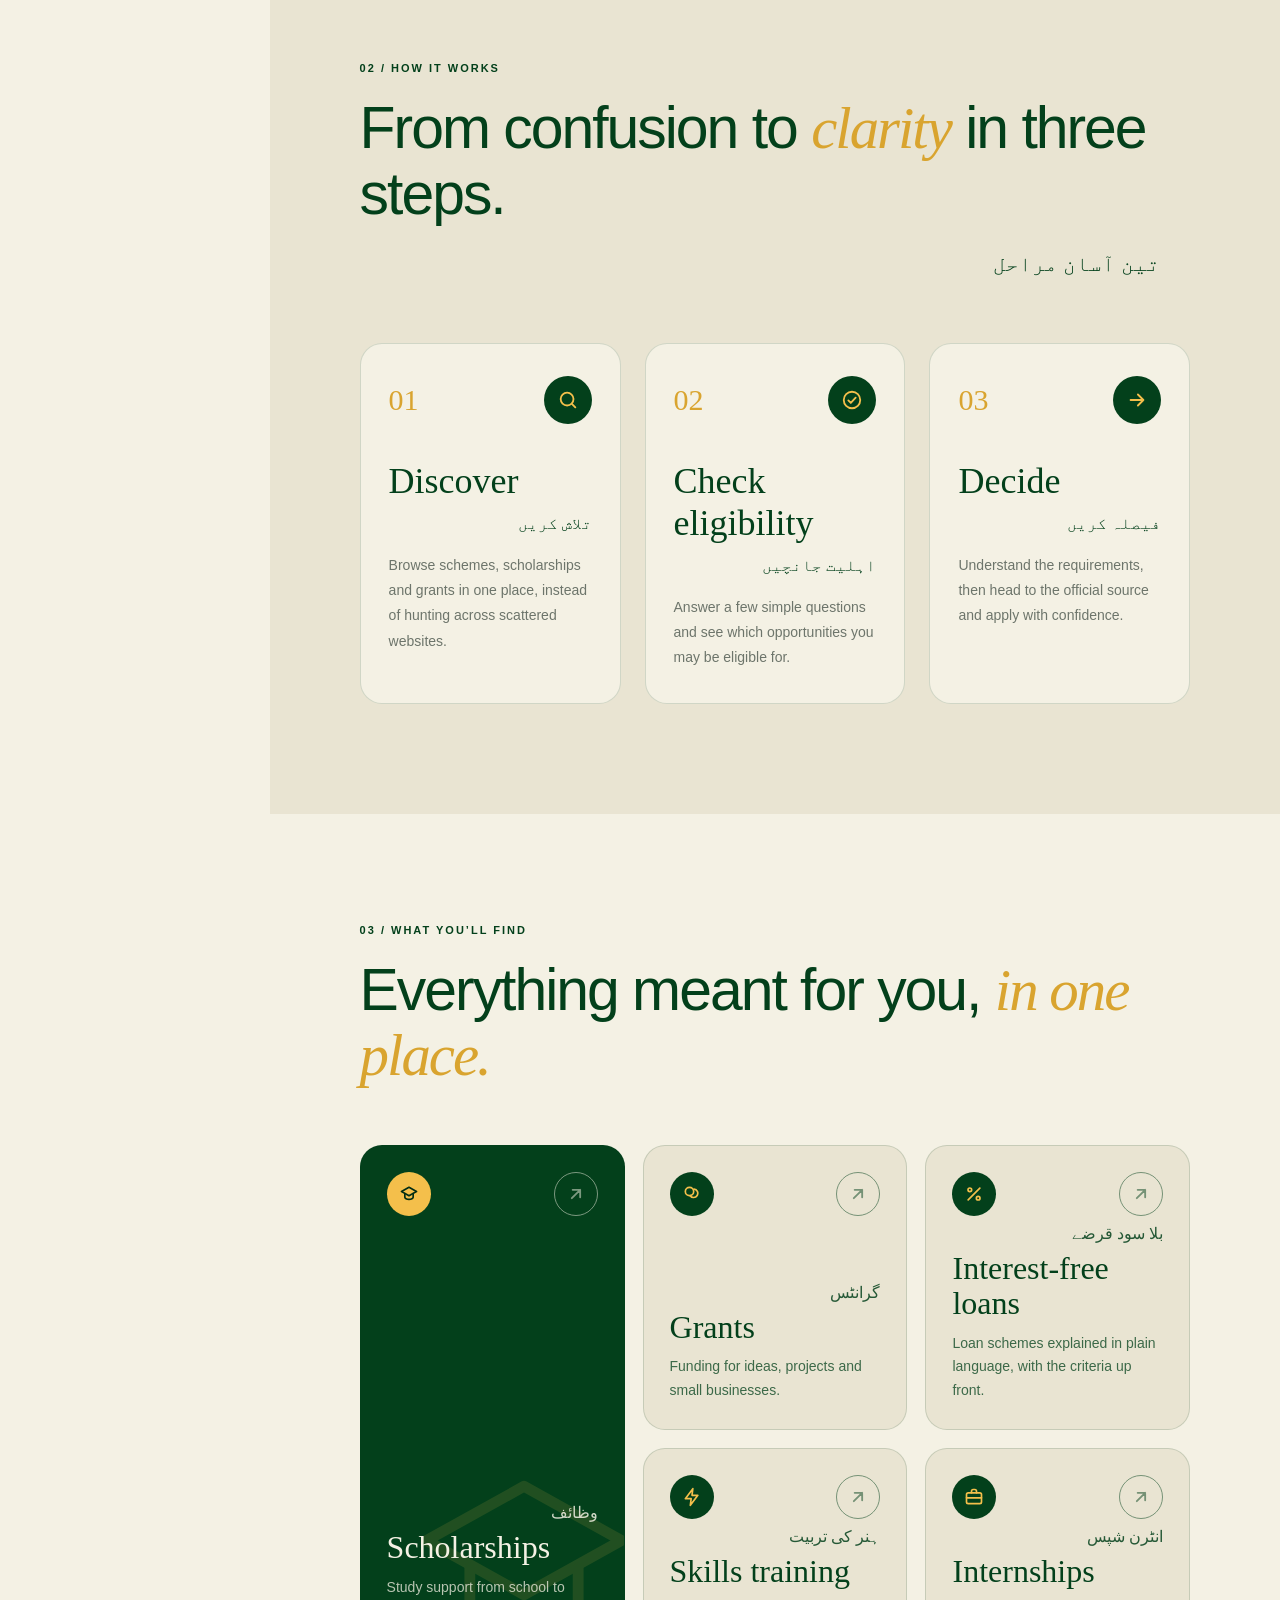
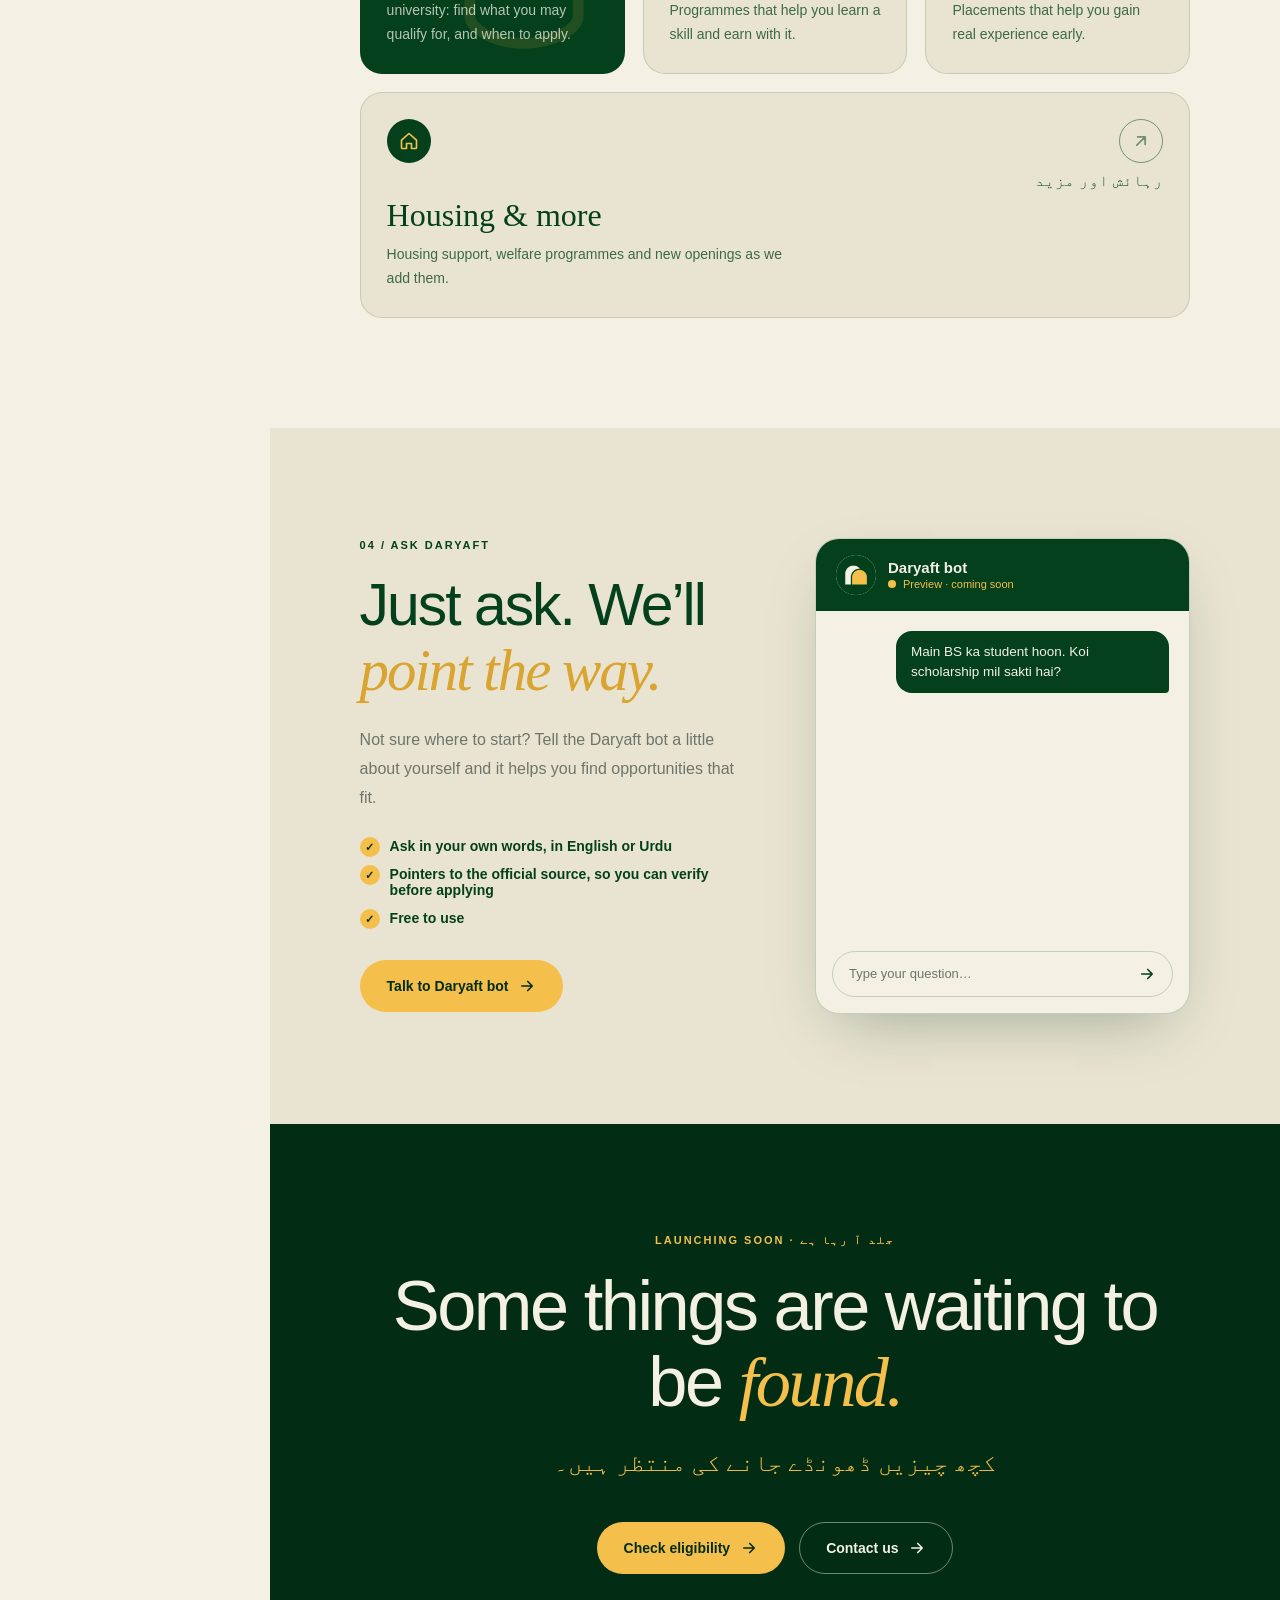
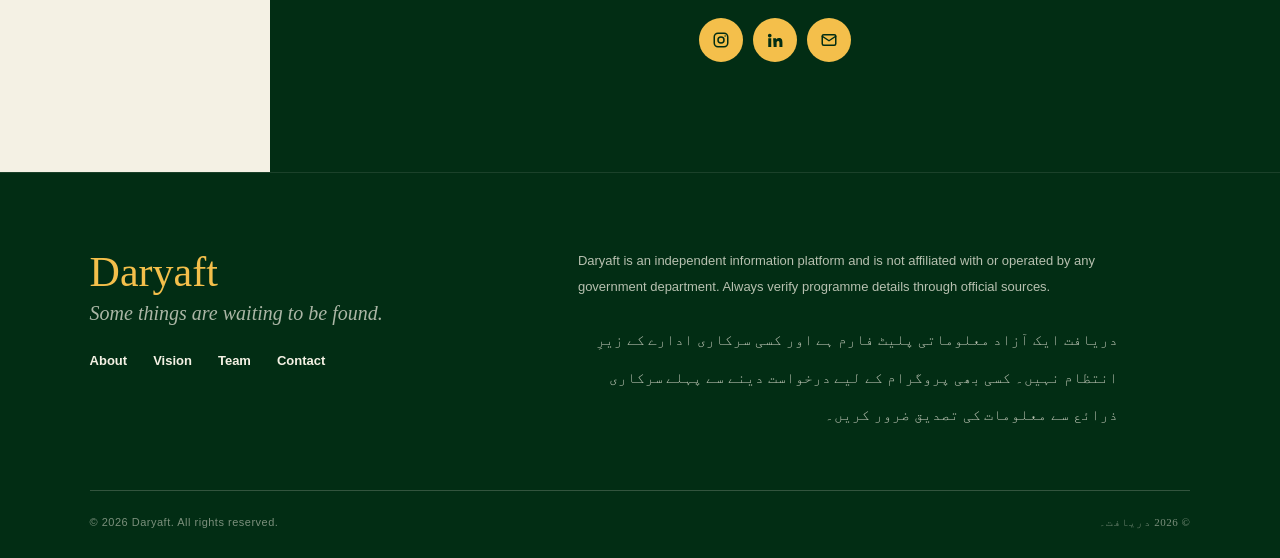
<file: homepage/index (2).html>
<!DOCTYPE html>
<html lang="en">
<head>
    <meta charset="utf-8">
    <meta name="viewport" content="width=device-width, initial-scale=1">
    <title>Daryaft | دریافت</title>
    <meta name="description" content="Daryaft is a free platform that helps people in Pakistan discover government schemes, scholarships and opportunities they may be eligible for.">

    <link rel="preconnect" href="https://fonts.googleapis.com">
    <link rel="preconnect" href="https://fonts.gstatic.com" crossorigin>

    <!-- lets the CSS know JavaScript is on, so scroll animations only hide things when they can reveal them -->
    <script>document.documentElement.classList.add('js');</script>

    <link rel="stylesheet" href="style.css">
    <link rel="stylesheet" href="home.css">
</head>

<body>

    <header class="site-header">
    <a href="index.html" class="brand" aria-label="Daryaft home">
        <img src="images/DARYAFT LOGO (MAIN).png" alt="Daryaft logo">
        <span class="brand-name" lang="ur" dir="rtl">دریافت</span>
    </a>

    <div class="header-right">
        <div class="header-status">
            <span class="status-dot"></span>
            <span>Coming soon</span>
        </div>

        <ul class="social-links">
            <li>
                <a href="https://www.instagram.com/daryaftpk/" target="_blank" rel="noopener" aria-label="Daryaft on Instagram">
                    <svg viewBox="0 0 24 24" fill="none" stroke="currentColor" stroke-width="2" stroke-linecap="round" stroke-linejoin="round" aria-hidden="true">
                        <rect x="3" y="3" width="18" height="18" rx="5"/>
                        <circle cx="12" cy="12" r="4"/>
                        <circle cx="17.5" cy="6.5" r="1" fill="currentColor" stroke="none"/>
                    </svg>
                </a>
            </li>
            <li>
                <a href="https://www.linkedin.com/company/daryaft" target="_blank" rel="noopener" aria-label="Daryaft on LinkedIn">
                    <svg viewBox="0 0 24 24" fill="currentColor" aria-hidden="true">
                        <path d="M4.98 3.5a2.5 2.5 0 1 1 0 5 2.5 2.5 0 0 1 0-5zM3 9.75h4v11.5H3zM9.5 9.75h3.8v1.6h.06c.53-1 1.83-2.05 3.77-2.05 4.03 0 4.77 2.65 4.77 6.1v5.85h-4v-5.2c0-1.24-.02-2.84-1.73-2.84-1.73 0-2 1.35-2 2.75v5.29h-4z"/>
                    </svg>
                </a>
            </li>
            <li>
                <a href="mailto:daryaft.support@gmail.com" aria-label="Email Daryaft">
                    <svg viewBox="0 0 24 24" fill="none" stroke="currentColor" stroke-width="2" stroke-linecap="round" stroke-linejoin="round" aria-hidden="true">
                        <rect x="3" y="5" width="18" height="14" rx="2"/>
                        <path d="M3 7l9 6 9-6"/>
                    </svg>
                </a>
            </li>
        </ul>
    </div>

    <nav class="navigation" aria-label="Main navigation">
        <a href="index.html">All programmes</a>
        <a href="index.html">Upcoming programmes</a>
        <a href="vision.html">Vision</a>
        <a href="about.html">About</a>
        <a href="team.html">Team</a>
        <a href="contact.html">Contact</a>
    </nav>
</header>

    <div class="page-layout">

        <aside class="side-panel" aria-label="Quick tools">
        <h2 class="side-title">Quick tools</h2>

        <ul class="side-list">
            <li>
                <a href="eligibility.html" class="side-link">
                    <span class="side-link-title">Check eligibility <span>↗</span></span>
                    <span class="side-link-urdu" lang="ur" dir="rtl">اہلیت چیک کریں</span>
                </a>
            </li>
            <li>
                <a href="ask.html" class="side-link">
                    <span class="side-link-title">Talk to Daryaft bot <span>↗</span></span>
                    <span class="side-link-urdu" lang="ur" dir="rtl">دریافت بوٹ سے بات کریں</span>
                </a>
            </li>
        </ul>
    </aside>

        <div class="page-main">

            <!-- ================= HERO ================= -->
            <section class="hm-hero">
                <div class="hm-glow"></div>

                <div class="hm-rings" aria-hidden="true">
                    <span class="hm-ring"></span>
                    <span class="hm-ring"></span>
                    <span class="hm-ring"></span>
                </div>

                <div class="hm-chips" aria-hidden="true">
                    <span class="hm-chip" style="--x:5%;--y:24%;--fd:0s" data-depth="1.2"><i></i>Scholarships</span>
                    <span class="hm-chip hm-chip--r" style="--x:4%;--y:20%;--fd:-2s" data-depth="0.8"><i></i>Interest-free loans</span>
                    <span class="hm-chip" style="--x:3%;--y:60%;--fd:-4s" data-depth="1.6"><i></i>Skills training</span>
                    <span class="hm-chip hm-chip--r" style="--x:5%;--y:58%;--fd:-1s" data-depth="1"><i></i>Internships</span>
                    <span class="hm-chip" style="--x:16%;--y:80%;--fd:-3s" data-depth="0.7"><i></i>Grants</span>
                    <span class="hm-chip hm-chip--r" style="--x:15%;--y:82%;--fd:-5s" data-depth="1.4"><i></i>Housing support</span>
                </div>

                <div class="hm-hero-inner">
                    <p class="hm-eyebrow hm-in" style="--d:50">A new way to discover opportunities</p>

                    <h1 class="hm-title">
                        <span class="hm-line hm-in" style="--d:200">Connecting people</span>
                        <span class="hm-line hm-in" style="--d:320">with <em>opportunities.</em></span>
                    </h1>

                    <p class="hm-title-urdu hm-in" style="--d:480" lang="ur" dir="rtl">لوگوں کو مواقع سے جوڑنا۔</p>
                    <p class="hm-sub hm-in" style="--d:600">Some things are waiting to be found.</p>

                    <div class="hm-actions hm-in" style="--d:740">
                        <a href="eligibility.html" class="hm-btn hm-btn--gold">
                            Check eligibility
                            <svg viewBox="0 0 24 24" fill="none" stroke="currentColor" stroke-width="2.2" stroke-linecap="round" stroke-linejoin="round" aria-hidden="true"><path d="M5 12h14M13 6l6 6-6 6"/></svg>
                        </a>
                        <a href="ask.html" class="hm-btn hm-btn--ghost">
                            Talk to Daryaft bot
                            <svg viewBox="0 0 24 24" fill="none" stroke="currentColor" stroke-width="2.2" stroke-linecap="round" stroke-linejoin="round" aria-hidden="true"><path d="M5 12h14M13 6l6 6-6 6"/></svg>
                        </a>
                    </div>
                </div>

                <p class="hm-launch hm-in" style="--d:900">
                    <span class="hm-pulse"></span>
                    Launching soon <b>|</b> <span lang="ur" dir="rtl">جلد آ رہا ہے۔</span>
                </p>
            </section>


            <!-- ================= MARQUEE ================= -->
            <div class="hm-marquee" aria-hidden="true">
                <div class="hm-marquee-track">
                    <div class="hm-marquee-group">
                        <span>Scholarships</span><b>✦</b><span class="ur">وظائف</span><b>✦</b>
                        <span>Grants</span><b>✦</b><span class="ur">گرانٹس</span><b>✦</b>
                        <span>Loans</span><b>✦</b><span class="ur">قرضے</span><b>✦</b>
                        <span>Training</span><b>✦</b><span class="ur">تربیت</span><b>✦</b>
                        <span>Internships</span><b>✦</b><span class="ur">انٹرن شپس</span><b>✦</b>
                    </div>
                    <div class="hm-marquee-group">
                        <span>Scholarships</span><b>✦</b><span class="ur">وظائف</span><b>✦</b>
                        <span>Grants</span><b>✦</b><span class="ur">گرانٹس</span><b>✦</b>
                        <span>Loans</span><b>✦</b><span class="ur">قرضے</span><b>✦</b>
                        <span>Training</span><b>✦</b><span class="ur">تربیت</span><b>✦</b>
                        <span>Internships</span><b>✦</b><span class="ur">انٹرن شپس</span><b>✦</b>
                    </div>
                </div>
            </div>


            <!-- ================= THE IDEA ================= -->
            <section class="hm-section hm-idea">
                <div class="hm-idea-inner">
                    <p class="hm-marker reveal">01 / The idea</p>

                    <h2 class="hm-h2 split">Opportunities exist. Finding them shouldn’t be <em class="hm-underline">difficult.</em></h2>

                    <p class="reveal" style="--d:150">Across Pakistan, opportunities exist for people looking to study, start something new or find financial support. But finding the right information isn’t always easy. Daryaft brings these opportunities closer to you, making it easier to discover what’s available and decide what comes next.</p>

                    <p class="hm-urdu-line reveal" style="--d:250" lang="ur" dir="rtl">مواقع موجود ہیں۔ انہیں تلاش کرنا مشکل نہیں ہونا چاہیے۔</p>
                </div>
            </section>


            <!-- ================= HOW IT WORKS ================= -->
            <section class="hm-section hm-steps" id="how-it-works">
                <div class="hm-head">
                    <p class="hm-marker reveal">02 / How it works</p>
                    <h2 class="hm-h2 reveal" style="--d:100">From confusion to <em>clarity</em> in three steps.</h2>
                    <p class="hm-urdu reveal" style="--d:200" lang="ur" dir="rtl">تین آسان مراحل</p>
                </div>

                <div class="hm-step-grid">

                    <div class="reveal" style="--d:0">
                        <article class="hm-step">
                            <div class="hm-step-top">
                                <span class="hm-step-num">01</span>
                                <span class="hm-step-icon"><svg viewBox="0 0 24 24" fill="none" stroke="currentColor" stroke-width="2" stroke-linecap="round" stroke-linejoin="round" aria-hidden="true"><circle cx="11" cy="11" r="7"/><path d="M20 20l-3.5-3.5"/></svg></span>
                            </div>
                            <h3>Discover</h3>
                            <p class="hm-step-urdu" lang="ur" dir="rtl">تلاش کریں</p>
                            <p>Browse schemes, scholarships and grants in one place, instead of hunting across scattered websites.</p>
                        </article>
                    </div>

                    <div class="reveal" style="--d:130">
                        <article class="hm-step">
                            <div class="hm-step-top">
                                <span class="hm-step-num">02</span>
                                <span class="hm-step-icon"><svg viewBox="0 0 24 24" fill="none" stroke="currentColor" stroke-width="2" stroke-linecap="round" stroke-linejoin="round" aria-hidden="true"><circle cx="12" cy="12" r="9"/><path d="M8 12.5l2.7 2.7L16 9.5"/></svg></span>
                            </div>
                            <h3>Check eligibility</h3>
                            <p class="hm-step-urdu" lang="ur" dir="rtl">اہلیت جانچیں</p>
                            <p>Answer a few simple questions and see which opportunities you may be eligible for.</p>
                        </article>
                    </div>

                    <div class="reveal" style="--d:260">
                        <article class="hm-step">
                            <div class="hm-step-top">
                                <span class="hm-step-num">03</span>
                                <span class="hm-step-icon"><svg viewBox="0 0 24 24" fill="none" stroke="currentColor" stroke-width="2" stroke-linecap="round" stroke-linejoin="round" aria-hidden="true"><path d="M5 12h14M13 6l6 6-6 6"/></svg></span>
                            </div>
                            <h3>Decide</h3>
                            <p class="hm-step-urdu" lang="ur" dir="rtl">فیصلہ کریں</p>
                            <p>Understand the requirements, then head to the official source and apply with confidence.</p>
                        </article>
                    </div>

                </div>
            </section>


            <!-- ================= WHAT YOU'LL FIND ================= -->
            <section class="hm-section hm-find">
                <div class="hm-head">
                    <p class="hm-marker reveal">03 / What you’ll find</p>
                    <h2 class="hm-h2 reveal" style="--d:100">Everything meant for you, <em>in one place.</em></h2>
                </div>

                <div class="hm-bento-grid">

                    <div class="hm-cell hm-cell--lg reveal" style="--d:0">
                        <div class="hm-tile hm-tile--lg">
                            <svg class="hm-tile-bg" viewBox="0 0 24 24" fill="none" stroke="currentColor" stroke-width="1" stroke-linecap="round" stroke-linejoin="round" aria-hidden="true"><path d="M3 9l9-5 9 5-9 5-9-5z"/><path d="M7 11.5V16c0 1.1 2.2 2.5 5 2.5s5-1.4 5-2.5v-4.5"/></svg>
                            <div class="hm-tile-top">
                                <span class="hm-tile-icon"><svg viewBox="0 0 24 24" fill="none" stroke="currentColor" stroke-width="2" stroke-linecap="round" stroke-linejoin="round" aria-hidden="true"><path d="M3 9l9-5 9 5-9 5-9-5z"/><path d="M7 11.5V16c0 1.1 2.2 2.5 5 2.5s5-1.4 5-2.5v-4.5"/></svg></span>
                                <span class="hm-tile-arrow"><svg viewBox="0 0 24 24" fill="none" stroke="currentColor" stroke-width="2.2" stroke-linecap="round" stroke-linejoin="round" aria-hidden="true"><path d="M7 17L17 7M8 7h9v9"/></svg></span>
                            </div>
                            <div class="hm-tile-text">
                                <p class="hm-tile-urdu" lang="ur" dir="rtl">وظائف</p>
                                <h3>Scholarships</h3>
                                <p>Study support from school to university: find what you may qualify for, and when to apply.</p>
                            </div>
                        </div>
                    </div>

                    <div class="hm-cell hm-cell--md reveal" style="--d:100">
                        <div class="hm-tile">
                            <div class="hm-tile-top">
                                <span class="hm-tile-icon"><svg viewBox="0 0 24 24" fill="none" stroke="currentColor" stroke-width="2" stroke-linecap="round" stroke-linejoin="round" aria-hidden="true"><circle cx="9" cy="9" r="5"/><path d="M14.5 6.2A5 5 0 1 1 9.8 14"/></svg></span>
                                <span class="hm-tile-arrow"><svg viewBox="0 0 24 24" fill="none" stroke="currentColor" stroke-width="2.2" stroke-linecap="round" stroke-linejoin="round" aria-hidden="true"><path d="M7 17L17 7M8 7h9v9"/></svg></span>
                            </div>
                            <div class="hm-tile-text">
                                <p class="hm-tile-urdu" lang="ur" dir="rtl">گرانٹس</p>
                                <h3>Grants</h3>
                                <p>Funding for ideas, projects and small businesses.</p>
                            </div>
                        </div>
                    </div>

                    <div class="hm-cell hm-cell--md reveal" style="--d:200">
                        <div class="hm-tile">
                            <div class="hm-tile-top">
                                <span class="hm-tile-icon"><svg viewBox="0 0 24 24" fill="none" stroke="currentColor" stroke-width="2" stroke-linecap="round" stroke-linejoin="round" aria-hidden="true"><path d="M19 5L5 19"/><circle cx="7" cy="7" r="2.2"/><circle cx="17" cy="17" r="2.2"/></svg></span>
                                <span class="hm-tile-arrow"><svg viewBox="0 0 24 24" fill="none" stroke="currentColor" stroke-width="2.2" stroke-linecap="round" stroke-linejoin="round" aria-hidden="true"><path d="M7 17L17 7M8 7h9v9"/></svg></span>
                            </div>
                            <div class="hm-tile-text">
                                <p class="hm-tile-urdu" lang="ur" dir="rtl">بلا سود قرضے</p>
                                <h3>Interest-free loans</h3>
                                <p>Loan schemes explained in plain language, with the criteria up front.</p>
                            </div>
                        </div>
                    </div>

                    <div class="hm-cell hm-cell--sm reveal" style="--d:0">
                        <div class="hm-tile">
                            <div class="hm-tile-top">
                                <span class="hm-tile-icon"><svg viewBox="0 0 24 24" fill="none" stroke="currentColor" stroke-width="2" stroke-linecap="round" stroke-linejoin="round" aria-hidden="true"><path d="M13 2L4 14h7l-1 8 9-12h-7z"/></svg></span>
                                <span class="hm-tile-arrow"><svg viewBox="0 0 24 24" fill="none" stroke="currentColor" stroke-width="2.2" stroke-linecap="round" stroke-linejoin="round" aria-hidden="true"><path d="M7 17L17 7M8 7h9v9"/></svg></span>
                            </div>
                            <div class="hm-tile-text">
                                <p class="hm-tile-urdu" lang="ur" dir="rtl">ہنر کی تربیت</p>
                                <h3>Skills training</h3>
                                <p>Programmes that help you learn a skill and earn with it.</p>
                            </div>
                        </div>
                    </div>

                    <div class="hm-cell hm-cell--sm reveal" style="--d:120">
                        <div class="hm-tile">
                            <div class="hm-tile-top">
                                <span class="hm-tile-icon"><svg viewBox="0 0 24 24" fill="none" stroke="currentColor" stroke-width="2" stroke-linecap="round" stroke-linejoin="round" aria-hidden="true"><rect x="3" y="7" width="18" height="13" rx="2"/><path d="M9 7V5a2 2 0 0 1 2-2h2a2 2 0 0 1 2 2v2M3 13h18"/></svg></span>
                                <span class="hm-tile-arrow"><svg viewBox="0 0 24 24" fill="none" stroke="currentColor" stroke-width="2.2" stroke-linecap="round" stroke-linejoin="round" aria-hidden="true"><path d="M7 17L17 7M8 7h9v9"/></svg></span>
                            </div>
                            <div class="hm-tile-text">
                                <p class="hm-tile-urdu" lang="ur" dir="rtl">انٹرن شپس</p>
                                <h3>Internships</h3>
                                <p>Placements that help you gain real experience early.</p>
                            </div>
                        </div>
                    </div>

                    <div class="hm-cell hm-cell--sm reveal" style="--d:240">
                        <div class="hm-tile">
                            <div class="hm-tile-top">
                                <span class="hm-tile-icon"><svg viewBox="0 0 24 24" fill="none" stroke="currentColor" stroke-width="2" stroke-linecap="round" stroke-linejoin="round" aria-hidden="true"><path d="M3 11l9-8 9 8v9a1 1 0 0 1-1 1h-5v-6H9v6H4a1 1 0 0 1-1-1z"/></svg></span>
                                <span class="hm-tile-arrow"><svg viewBox="0 0 24 24" fill="none" stroke="currentColor" stroke-width="2.2" stroke-linecap="round" stroke-linejoin="round" aria-hidden="true"><path d="M7 17L17 7M8 7h9v9"/></svg></span>
                            </div>
                            <div class="hm-tile-text">
                                <p class="hm-tile-urdu" lang="ur" dir="rtl">رہائش اور مزید</p>
                                <h3>Housing &amp; more</h3>
                                <p>Housing support, welfare programmes and new openings as we add them.</p>
                            </div>
                        </div>
                    </div>

                </div>
            </section>


            <!-- ================= BOT PREVIEW ================= -->
            <section class="hm-section hm-demo">
                <div class="hm-demo-grid">

                    <div class="hm-demo-text">
                        <p class="hm-marker reveal">04 / Ask Daryaft</p>
                        <h2 class="hm-h2 reveal" style="--d:100">Just ask. We’ll <em>point the way.</em></h2>
                        <p class="reveal" style="--d:180">Not sure where to start? Tell the Daryaft bot a little about yourself and it helps you find opportunities that fit.</p>

                        <ul class="hm-ticks reveal" style="--d:260">
                            <li>Ask in your own words, in English or Urdu</li>
                            <li>Pointers to the official source, so you can verify before applying</li>
                            <li>Free to use</li>
                        </ul>

                        <a href="ask.html" class="hm-btn hm-btn--gold reveal" style="--d:340">
                            Talk to Daryaft bot
                            <svg viewBox="0 0 24 24" fill="none" stroke="currentColor" stroke-width="2.2" stroke-linecap="round" stroke-linejoin="round" aria-hidden="true"><path d="M5 12h14M13 6l6 6-6 6"/></svg>
                        </a>
                    </div>

                    <div class="reveal" style="--d:150">
                        <div class="hm-chat" id="chat" role="img" aria-label="Preview of a conversation with the Daryaft bot">
                            <div class="hm-chat-bar">
                                <img src="images/DARYAFT LOGO (MAIN).png" alt="" class="hm-avatar">
                                <div>
                                    <p class="hm-chat-name">Daryaft bot</p>
                                    <p class="hm-chat-status"><span class="hm-pulse"></span>Preview · coming soon</p>
                                </div>
                            </div>
                            <div class="hm-chat-body" id="chatBody"></div>
                            <div class="hm-chat-input" aria-hidden="true">
                                <span>Type your question…</span>
                                <svg viewBox="0 0 24 24" fill="none" stroke="currentColor" stroke-width="2.2" stroke-linecap="round" stroke-linejoin="round"><path d="M5 12h14M13 6l6 6-6 6"/></svg>
                            </div>
                        </div>
                    </div>

                </div>
            </section>


            <!-- ================= FINAL CTA ================= -->
            <section class="hm-section hm-cta">
                <p class="hm-marker reveal">Launching soon <b>·</b> <span lang="ur" dir="rtl">جلد آ رہا ہے</span></p>
                <h2 class="reveal" style="--d:100">Some things are waiting to be <em>found.</em></h2>
                <p class="hm-cta-urdu reveal" style="--d:180" lang="ur" dir="rtl">کچھ چیزیں ڈھونڈے جانے کی منتظر ہیں۔</p>

                <div class="hm-cta-actions reveal" style="--d:260">
                    <a href="eligibility.html" class="hm-btn hm-btn--green">
                        Check eligibility
                        <svg viewBox="0 0 24 24" fill="none" stroke="currentColor" stroke-width="2.2" stroke-linecap="round" stroke-linejoin="round" aria-hidden="true"><path d="M5 12h14M13 6l6 6-6 6"/></svg>
                    </a>
                    <a href="contact.html" class="hm-btn hm-btn--outline">
                        Contact us
                        <svg viewBox="0 0 24 24" fill="none" stroke="currentColor" stroke-width="2.2" stroke-linecap="round" stroke-linejoin="round" aria-hidden="true"><path d="M5 12h14M13 6l6 6-6 6"/></svg>
                    </a>
                </div>

                <ul class="social-links reveal" style="--d:340">
                    <li>
                        <a href="https://www.instagram.com/daryaftpk/" target="_blank" rel="noopener" aria-label="Daryaft on Instagram">
                            <svg viewBox="0 0 24 24" fill="none" stroke="currentColor" stroke-width="2" stroke-linecap="round" stroke-linejoin="round" aria-hidden="true"><rect x="3" y="3" width="18" height="18" rx="5"/><circle cx="12" cy="12" r="4"/><circle cx="17.5" cy="6.5" r="1" fill="currentColor" stroke="none"/></svg>
                        </a>
                    </li>
                    <li>
                        <a href="https://www.linkedin.com/company/daryaft" target="_blank" rel="noopener" aria-label="Daryaft on LinkedIn">
                            <svg viewBox="0 0 24 24" fill="currentColor" aria-hidden="true"><path d="M4.98 3.5a2.5 2.5 0 1 1 0 5 2.5 2.5 0 0 1 0-5zM3 9.75h4v11.5H3zM9.5 9.75h3.8v1.6h.06c.53-1 1.83-2.05 3.77-2.05 4.03 0 4.77 2.65 4.77 6.1v5.85h-4v-5.2c0-1.24-.02-2.84-1.73-2.84-1.73 0-2 1.35-2 2.75v5.29h-4z"/></svg>
                        </a>
                    </li>
                    <li>
                        <a href="mailto:daryaft.support@gmail.com" aria-label="Email Daryaft">
                            <svg viewBox="0 0 24 24" fill="none" stroke="currentColor" stroke-width="2" stroke-linecap="round" stroke-linejoin="round" aria-hidden="true"><rect x="3" y="5" width="18" height="14" rx="2"/><path d="M3 7l9 6 9-6"/></svg>
                        </a>
                    </li>
                </ul>
            </section>

        </div>
    </div>


    <footer class="site-footer" id="footer">
        <div class="footer-top">
            <div>
                <p class="footer-brand">Daryaft</p>
                <p class="footer-tag">Some things are waiting to be found.</p>
                <ul class="footer-links">
                    <li><a href="about.html">About</a></li>
                    <li><a href="vision.html">Vision</a></li>
                    <li><a href="team.html">Team</a></li>
                    <li><a href="contact.html">Contact</a></li>
                </ul>
            </div>
            <div>
                <p class="footer-description">Daryaft is an independent information platform and is not affiliated with or operated by any government department. Always verify programme details through official sources.</p>
                <p class="footer-urdu" lang="ur" dir="rtl">دریافت ایک آزاد معلوماتی پلیٹ فارم ہے اور کسی سرکاری ادارے کے زیرِ انتظام نہیں۔ کسی بھی پروگرام کے لیے درخواست دینے سے پہلے سرکاری ذرائع سے معلومات کی تصدیق ضرور کریں۔</p>
            </div>
        </div>
        <div class="footer-bottom">
            <span>© 2026 Daryaft. All rights reserved.</span>
            <span lang="ur" dir="rtl">© 2026 دریافت۔</span>
        </div>
    </footer>


    <script>
    (function () {
        var reduce = window.matchMedia('(prefers-reduced-motion: reduce)').matches;

        /* ---- 1. split headline into words (keeps <em> as one piece) ---- */
        document.querySelectorAll('.split').forEach(function (el) {
            var n = 0;
            Array.prototype.slice.call(el.childNodes).forEach(function (c) {
                if (c.nodeType === 3) {
                    var frag = document.createDocumentFragment();
                    c.textContent.split(/(\s+)/).forEach(function (part) {
                        if (!part) return;
                        if (/^\s+$/.test(part)) { frag.appendChild(document.createTextNode(' ')); return; }
                        var s = document.createElement('span');
                        s.className = 'w';
                        s.style.setProperty('--i', n++);
                        s.textContent = part;
                        frag.appendChild(s);
                    });
                    el.replaceChild(frag, c);
                } else if (c.nodeType === 1) {
                    c.classList.add('w');
                    c.style.setProperty('--i', n++);
                }
            });
        });

        /* ---- 2. reveal on scroll ---- */
        var targets = document.querySelectorAll('.reveal, .split');
        if ('IntersectionObserver' in window) {
            var io = new IntersectionObserver(function (entries) {
                entries.forEach(function (e) {
                    if (e.isIntersecting) { e.target.classList.add('in'); io.unobserve(e.target); }
                });
            }, { threshold: 0.15 });
            targets.forEach(function (el) { io.observe(el); });
        } else {
            targets.forEach(function (el) { el.classList.add('in'); });
        }

        /* ---- 3. hero: glow + floating chips follow the pointer ---- */
        var hero = document.querySelector('.hm-hero');
        if (hero && !reduce) {
            var chips = hero.querySelectorAll('.hm-chip');
            hero.addEventListener('pointermove', function (e) {
                var r = hero.getBoundingClientRect();
                var x = (e.clientX - r.left) / r.width - 0.5;
                var y = (e.clientY - r.top) / r.height - 0.5;
                hero.style.setProperty('--mx', ((x + 0.5) * 100) + '%');
                hero.style.setProperty('--my', ((y + 0.5) * 100) + '%');
                chips.forEach(function (c) {
                    var d = parseFloat(c.getAttribute('data-depth')) || 1;
                    c.style.translate = (x * -30 * d) + 'px ' + (y * -30 * d) + 'px';
                });
            });
        }

        /* ---- 4. tiles: gold spotlight under the cursor ---- */
        document.querySelectorAll('.hm-tile').forEach(function (t) {
            t.addEventListener('pointermove', function (e) {
                var r = t.getBoundingClientRect();
                t.style.setProperty('--x', (e.clientX - r.left) + 'px');
                t.style.setProperty('--y', (e.clientY - r.top) + 'px');
            });
        });

        /* ---- 5. bot preview: types out a sample conversation on loop ---- */
        var body = document.getElementById('chatBody');
        var chat = document.getElementById('chat');
        if (body && chat) {
            var script = [
                { who: 'user', text: 'Main BS ka student hoon. Koi scholarship mil sakti hai?' },
                { who: 'bot',  text: 'Zaroor! Pehle bata dein, aap kis shehar aur kis program mein hain?' },
                { who: 'user', text: 'Lahore, Computer Science.' },
                { who: 'bot',  text: 'Shukriya! Main aap ke profile se match hone wali schemes dhoond raha hoon ✦' }
            ];
            var token = 0, timers = [];

            function later(fn, ms) { timers.push(setTimeout(fn, ms)); }
            function add(who, text) {
                var d = document.createElement('div');
                d.className = 'hm-msg hm-msg--' + who;
                d.textContent = text;
                body.appendChild(d);
                return d;
            }

            if (reduce) {
                script.forEach(function (m) { add(m.who, m.text); });
            } else {
                var play = function (my) {
                    body.innerHTML = '';
                    var i = 0;
                    (function step() {
                        if (my !== token) return;
                        if (i >= script.length) { later(function () { play(my); }, 6000); return; }
                        var m = script[i++];
                        if (m.who === 'bot') {
                            var t = document.createElement('div');
                            t.className = 'hm-msg hm-msg--bot hm-typing';
                            t.innerHTML = '<i></i><i></i><i></i>';
                            body.appendChild(t);
                            later(function () {
                                if (my !== token) return;
                                body.removeChild(t);
                                add('bot', m.text);
                                later(step, 1300);
                            }, 1100);
                        } else {
                            add('user', m.text);
                            later(step, 1000);
                        }
                    })();
                };
                var cio = new IntersectionObserver(function (entries) {
                    entries.forEach(function (e) {
                        token++;
                        timers.forEach(clearTimeout); timers = [];
                        if (e.isIntersecting) play(token);
                    });
                }, { threshold: 0.35 });
                cio.observe(chat);
            }
        }
    })();
    </script>

</body>
</html>
</file>
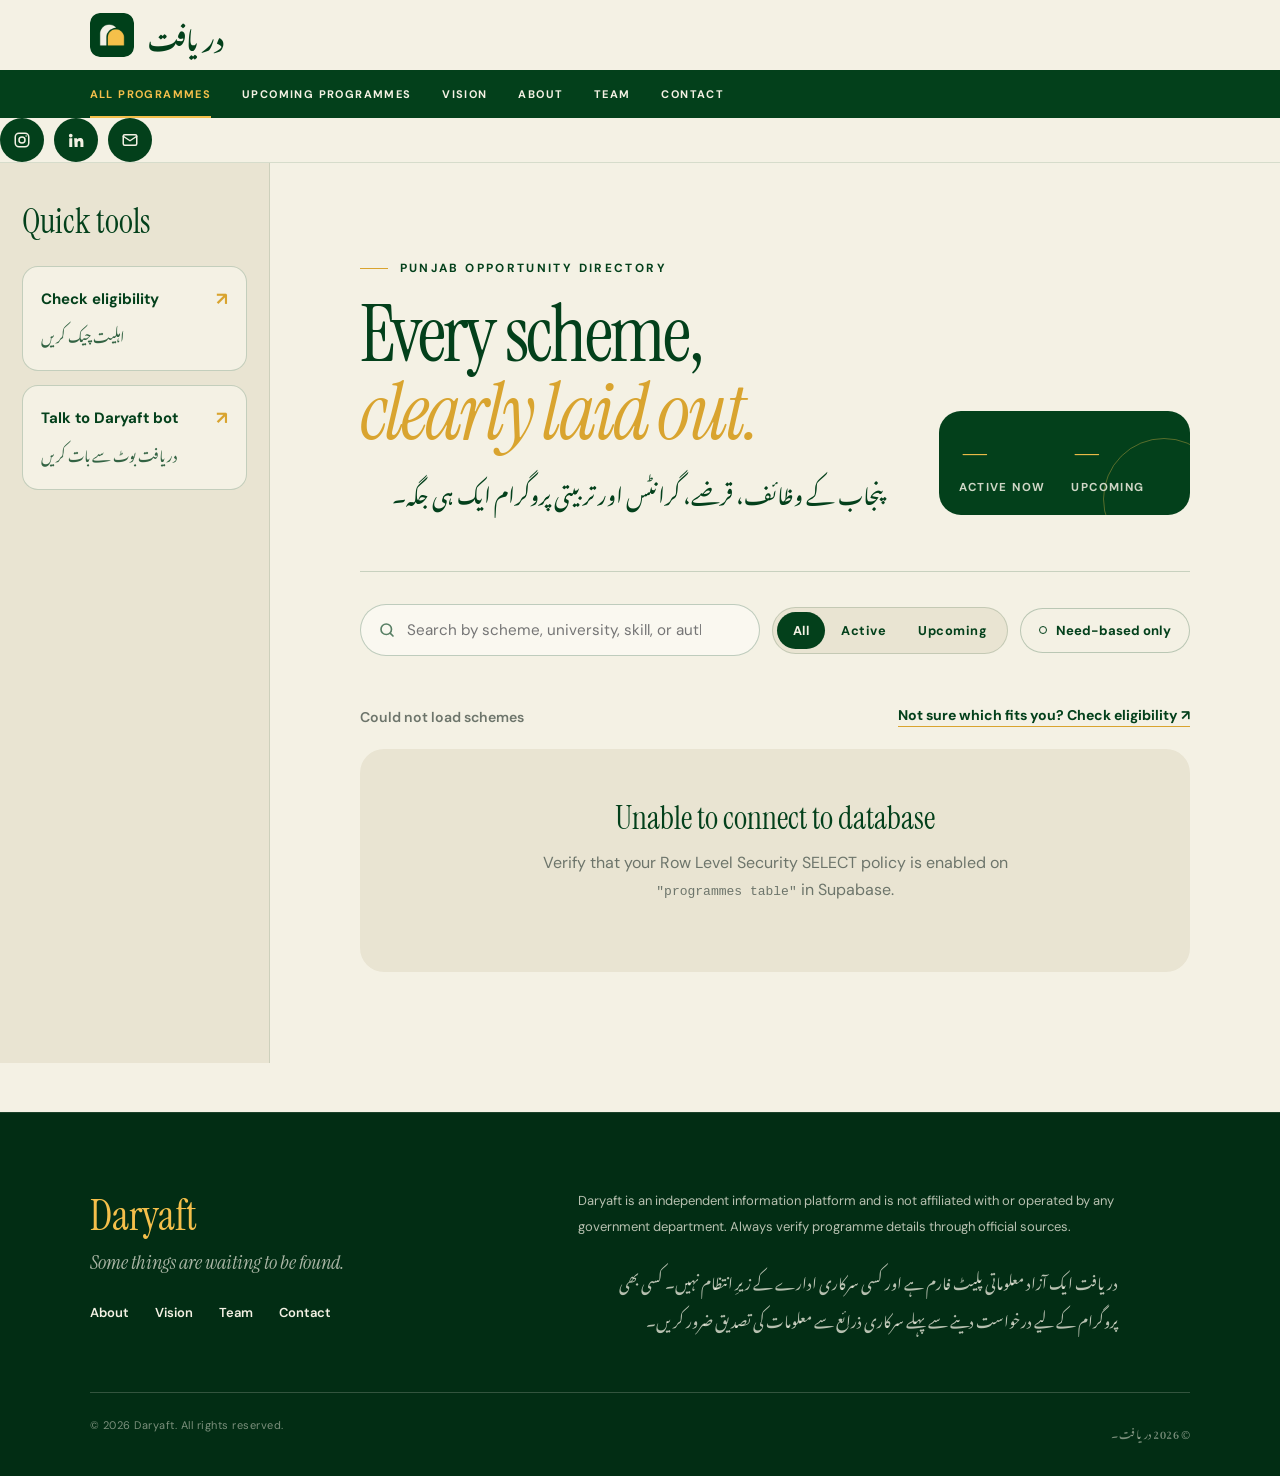
<file: homepage/programmes.html>
<!DOCTYPE html>
<html lang="en">
<head>
    <meta charset="utf-8">
    <meta name="viewport" content="width=device-width, initial-scale=1">
    <title>All Programmes | Daryaft — دریافت</title>
    <link rel="icon" type="image/png" href="images/DARYAFT%20LOGO%20(MAIN).png">
    <meta name="description" content="Explore all active and upcoming scholarships, grants, interest-free loans, skills training, and housing schemes across Punjab.">

    <link rel="preconnect" href="https://fonts.googleapis.com">
    <link rel="preconnect" href="https://fonts.gstatic.com" crossorigin>
    <link href="https://fonts.googleapis.com/css2?family=DM+Sans:wght@400;500;600;700;800&family=Instrument+Serif:ital@0;1&family=Noto+Nastaliq+Urdu&display=swap" rel="stylesheet">

    <link rel="stylesheet" href="style.css">
    <link rel="stylesheet" href="mobile.css">
    <link rel="stylesheet" href="programmes.css">
</head>

<body>

    <header class="site-header">
        <a href="index.html" class="brand" aria-label="Daryaft home">
            <img src="images/DARYAFT LOGO (MAIN).png" alt="Daryaft logo">
            <span class="brand-name" lang="ur" dir="rtl">دریافت</span>
        </a>

        <div class="header-right">
                <span class="status-dot"></span>
            </div>

            <ul class="social-links">
                <li>
                    <a href="https://www.instagram.com/daryaftpk/" target="_blank" rel="noopener" aria-label="Daryaft on Instagram">
                        <svg viewBox="0 0 24 24" fill="none" stroke="currentColor" stroke-width="2" stroke-linecap="round" stroke-linejoin="round" aria-hidden="true">
                            <rect x="3" y="3" width="18" height="18" rx="5"/>
                            <circle cx="12" cy="12" r="4"/>
                            <circle cx="17.5" cy="6.5" r="1" fill="currentColor" stroke="none"/>
                        </svg>
                    </a>
                </li>
                <li>
                    <a href="https://www.linkedin.com/company/daryaft" target="_blank" rel="noopener" aria-label="Daryaft on LinkedIn">
                        <svg viewBox="0 0 24 24" fill="currentColor" aria-hidden="true">
                            <path d="M4.98 3.5a2.5 2.5 0 1 1 0 5 2.5 2.5 0 0 1 0-5zM3 9.75h4v11.5H3zM9.5 9.75h3.8v1.6h.06c.53-1 1.83-2.05 3.77-2.05 4.03 0 4.77 2.65 4.77 6.1v5.85h-4v-5.2c0-1.24-.02-2.84-1.73-2.84-1.73 0-2 1.35-2 2.75v5.29h-4z"/>
                        </svg>
                    </a>
                </li>
                <li>
                    <a href="mailto:daryaft.support@gmail.com" aria-label="Email Daryaft">
                        <svg viewBox="0 0 24 24" fill="none" stroke="currentColor" stroke-width="2" stroke-linecap="round" stroke-linejoin="round" aria-hidden="true">
                            <rect x="3" y="5" width="18" height="14" rx="2"/>
                            <path d="M3 7l9 6 9-6"/>
                        </svg>
                    </a>
                </li>
            </ul>
        </div>

        <nav class="navigation" aria-label="Main navigation">
            <a href="programmes.html" aria-current="page">All programmes</a>
            <a href="programmes.html?status=upcoming">Upcoming programmes</a>
            <a href="vision.html">Vision</a>
            <a href="about.html">About</a>
            <a href="team.html">Team</a>
            <a href="contact.html">Contact</a>
        </nav>
    </header>

    <div class="page-layout">

        <aside class="side-panel" aria-label="Quick tools">
            <h2 class="side-title">Quick tools</h2>

            <ul class="side-list">
                <li>
                    <a href="eligibility.html" class="side-link">
                        <span class="side-link-title">Check eligibility <span>↗</span></span>
                        <span class="side-link-urdu" lang="ur" dir="rtl">اہلیت چیک کریں</span>
                    </a>
                </li>
                <li>
                    <a href="ask.html" class="side-link">
                        <span class="side-link-title">Talk to Daryaft bot <span>↗</span></span>
                        <span class="side-link-urdu" lang="ur" dir="rtl">دریافت بوٹ سے بات کریں</span>
                    </a>
                </li>
            </ul>
        </aside>

        <div class="page-main">
            <main class="prog-page">

                <section class="prog-hero">
                    <div>
                        <p class="prog-kicker">Punjab Opportunity Directory</p>
                        <h1>Every scheme, <em>clearly laid out.</em></h1>
                        <p class="prog-hero-urdu" lang="ur" dir="rtl">پنجاب کے وظائف، قرضے، گرانٹس اور تربیتی پروگرام ایک ہی جگہ۔</p>
                    </div>

                    <div class="prog-stats" aria-label="Directory summary">
                        <div class="stat-box">
                            <span class="stat-num" id="statActive">—</span>
                            <span class="stat-label">Active now</span>
                        </div>
                        <div class="stat-box">
                            <span class="stat-num" id="statUpcoming">—</span>
                            <span class="stat-label">Upcoming</span>
                        </div>
                    </div>
                </section>

                <section class="prog-controls" aria-label="Filter programmes">
                    <div class="prog-search-row">
                        <div class="search-wrap">
                            <svg viewBox="0 0 24 24" fill="none" stroke="currentColor" stroke-width="2.2" stroke-linecap="round" stroke-linejoin="round" aria-hidden="true">
                                <circle cx="11" cy="11" r="7"/>
                                <path d="M20 20l-3.5-3.5"/>
                            </svg>
                            <input type="search" id="searchInput" class="search-input" placeholder="Search by scheme, university, skill, or authority (English or Urdu)…" aria-label="Search programmes">
                            <button type="button" id="clearSearch" class="search-clear" aria-label="Clear search">×</button>
                        </div>

                        <div class="status-pills" id="statusPills" role="group" aria-label="Filter by availability">
                            <button type="button" class="status-pill is-active" data-status="all">All</button>
                            <button type="button" class="status-pill" data-status="active">Active</button>
                            <button type="button" class="status-pill" data-status="upcoming">Upcoming</button>
                        </div>

                        <button type="button" class="need-toggle" id="needToggle" aria-pressed="false">
                            <span class="need-dot"></span>
                            <span>Need-based only</span>
                        </button>
                    </div>

                    <div class="cat-track" id="catTrack" role="tablist" aria-label="Filter by category"></div>
                </section>

                <div class="result-bar">
                    <span id="resultSummary">Loading Punjab directory…</span>
                    <a href="eligibility.html" class="elig-nudge">Not sure which fits you? Check eligibility ↗</a>
                </div>

                <section class="cards-grid" id="cardsGrid" aria-live="polite">
                    <div class="skeleton-card"></div>
                    <div class="skeleton-card"></div>
                    <div class="skeleton-card"></div>
                    <div class="skeleton-card"></div>
                </section>

            </main>
        </div>
    </div>

    <!-- QUICK DOSSIER MODAL -->
    <div class="dossier-backdrop" id="dossierBackdrop" role="dialog" aria-modal="true" aria-labelledby="dossierTitle">
        <div class="dossier">
            <div class="dossier-top">
                <div class="p-badges" id="dossierBadges"></div>
                <button type="button" class="dossier-close" id="dossierClose" aria-label="Close scheme details">×</button>
            </div>
            <h2 id="dossierTitle"></h2>
            <p class="dossier-urdu" id="dossierUrdu" lang="ur" dir="rtl"></p>

            <div class="dossier-section">
                <h4>Overview</h4>
                <p id="dossierSummary"></p>
                <p class="dossier-urdu-summary" id="dossierUrduSummary" lang="ur" dir="rtl"></p>
            </div>

            <div class="dossier-section" id="dossierCriteriaWrap">
                <h4>Key Eligibility Criteria</h4>
                <div class="p-chips" id="dossierCriteria"></div>
            </div>

            <div class="dossier-section" id="dossierDocsWrap">
                <h4>Required Documents Checklist</h4>
                <ul class="doc-list" id="dossierDocs"></ul>
            </div>

            <div class="dossier-cta-row">
                <span class="dossier-disclaimer">Always verify final deadlines and forms on the official portal before applying.</span>
                <a class="p-btn-apply" id="dossierApply" href="#" target="_blank" rel="noopener">Visit Official Portal ↗</a>
            </div>
        </div>
    </div>

    <footer class="site-footer" id="footer">
        <div class="footer-top">
            <div>
                <p class="footer-brand">Daryaft</p>
                <p class="footer-tag">Some things are waiting to be found.</p>
                <ul class="footer-links">
                    <li><a href="about.html">About</a></li>
                    <li><a href="vision.html">Vision</a></li>
                    <li><a href="team.html">Team</a></li>
                    <li><a href="contact.html">Contact</a></li>
                </ul>
            </div>
            <div>
                <p class="footer-description">Daryaft is an independent information platform and is not affiliated with or operated by any government department. Always verify programme details through official sources.</p>
                <p class="footer-urdu" lang="ur" dir="rtl">دریافت ایک آزاد معلوماتی پلیٹ فارم ہے اور کسی سرکاری ادارے کے زیرِ انتظام نہیں۔ کسی بھی پروگرام کے لیے درخواست دینے سے پہلے سرکاری ذرائع سے معلومات کی تصدیق ضرور کریں۔</p>
            </div>
        </div>
        <div class="footer-bottom">
            <span>© 2026 Daryaft. All rights reserved.</span>
            <span lang="ur" dir="rtl">© 2026 دریافت۔</span>
        </div>
    </footer>

    <script src="supabase-config.js"></script>
    <script>
        (function () {
            var cfg = window.DARYAFT_SUPABASE;
            var grid = document.getElementById('cardsGrid');
            var catTrack = document.getElementById('catTrack');
            var searchInput = document.getElementById('searchInput');
            var clearSearch = document.getElementById('clearSearch');
            var statusPills = document.getElementById('statusPills');
            var needToggle = document.getElementById('needToggle');
            var resultSummary = document.getElementById('resultSummary');
            var statActive = document.getElementById('statActive');
            var statUpcoming = document.getElementById('statUpcoming');

            // Modal elements
            var backdrop = document.getElementById('dossierBackdrop');
            var closeBtn = document.getElementById('dossierClose');

            var CATEGORIES = [
                'All',
                'Scholarships',
                'Grants',
                'Interest-free loans',
                'Skills training',
                'Internships',
                'Housing & more'
            ];

            var params = new URLSearchParams(window.location.search);
            var state = {
                programmes: [],
                category: CATEGORIES.indexOf(params.get('category')) !== -1 ? params.get('category') : 'All',
                status: ['all', 'active', 'upcoming'].indexOf(params.get('status')) !== -1 ? params.get('status') : 'all',
                needOnly: false,
                query: ''
            };

            function parseArr(v) {
                if (Array.isArray(v)) return v;
                if (typeof v === 'string') {
                    try {
                        var parsed = JSON.parse(v);
                        return Array.isArray(parsed) ? parsed : [];
                    } catch (e) {
                        return [];
                    }
                }
                return [];
            }

            function esc(str) {
                return String(str || '')
                    .replace(/&/g, '&amp;')
                    .replace(/</g, '&lt;')
                    .replace(/>/g, '&gt;')
                    .replace(/"/g, '&quot;');
            }

            function buildCriteriaList(p) {
                var list = [];
                if (p.min_age !== null || p.max_age !== null) {
                    list.push('Age: ' + (p.min_age || 'Any') + '–' + (p.max_age || 'Any') + ' yrs');
                }
                var edus = parseArr(p.education_levels);
                if (edus.length) {
                    list.push(edus.join(' · '));
                }
                if (p.max_monthly_income_pkr !== null) {
                    list.push('Income ≤ PKR ' + Number(p.max_monthly_income_pkr).toLocaleString() + '/mo');
                }
                if (p.gender_eligibility && p.gender_eligibility !== 'All') {
                    list.push('Gender: ' + p.gender_eligibility);
                }
                if (!list.length) {
                    list.push('Open eligibility across Punjab');
                }
                return list;
            }

            function renderCategoryTabs() {
                catTrack.innerHTML = CATEGORIES.map(function (cat) {
                    var count = cat === 'All'
                        ? state.programmes.length
                        : state.programmes.filter(function (p) { return p.category === cat; }).length;

                    var activeClass = state.category === cat ? ' is-active' : '';
                    return (
                        '<button type="button" class="cat-tab' + activeClass + '" data-cat="' + esc(cat) + '">' +
                            '<span>' + esc(cat) + '</span>' +
                            '<span class="cat-count">' + count + '</span>' +
                        '</button>'
                    );
                }).join('');
            }

            function syncControlsUI() {
                statusPills.querySelectorAll('.status-pill').forEach(function (btn) {
                    btn.classList.toggle('is-active', btn.getAttribute('data-status') === state.status);
                });
                needToggle.classList.toggle('is-checked', state.needOnly);
                needToggle.setAttribute('aria-pressed', String(state.needOnly));
                clearSearch.classList.toggle('is-visible', state.query.length > 0);
            }

            function getFiltered() {
                var q = state.query.toLowerCase();
                return state.programmes.filter(function (p) {
                    if (state.category !== 'All' && p.category !== state.category) return false;
                    if (state.status !== 'all' && p.status !== state.status) return false;
                    if (state.needOnly && !p.need_based) return false;
                    if (q) {
                        var haystack = [
                            p.title,
                            p.urdu_title,
                            p.category,
                            p.summary,
                            p.urdu_summary,
                            p.official_authority
                        ].join(' ').toLowerCase();
                        if (haystack.indexOf(q) === -1) return false;
                    }
                    return true;
                });
            }

            function renderCards() {
                syncControlsUI();
                renderCategoryTabs();

                var items = getFiltered();
                resultSummary.textContent = 'Showing ' + items.length + ' of ' + state.programmes.length + ' Punjab schemes';

                if (!items.length) {
                    grid.innerHTML =
                        '<div class="empty-box">' +
                            '<h3>No matching programmes found</h3>' +
                            '<p>Try clearing your search term or switching back to all categories and statuses.</p>' +
                            '<button type="button" class="empty-reset" id="resetFiltersBtn">Reset all filters</button>' +
                        '</div>';
                    document.getElementById('resetFiltersBtn').addEventListener('click', resetAll);
                    return;
                }

                grid.innerHTML = items.map(function (p, idx) {
                    var isUpcoming = p.status === 'upcoming';
                    var criteria = buildCriteriaList(p);

                    return (
                        '<article class="p-card" style="--stagger:' + idx + '" data-slug="' + esc(p.slug) + '">' +
                            '<div>' +
                                '<div class="p-card-head">' +
                                    '<div class="p-badges">' +
                                        '<span class="p-badge p-badge--cat">' + esc(p.category) + '</span>' +
                                        '<span class="p-badge ' + (isUpcoming ? 'p-badge--upcoming' : 'p-badge--active') + '">' +
                                            (isUpcoming ? 'Upcoming' : 'Active') +
                                        '</span>' +
                                        (p.need_based ? '<span class="p-badge p-badge--need">Need-based</span>' : '') +
                                    '</div>' +
                                '</div>' +
                                '<h2>' + esc(p.title) + '</h2>' +
                                (p.urdu_title ? '<p class="p-urdu" lang="ur" dir="rtl">' + esc(p.urdu_title) + '</p>' : '') +
                                '<p class="p-summary">' + esc(p.summary) + '</p>' +
                                '<div class="p-chips">' +
                                    criteria.map(function (c) { return '<span class="p-chip">' + esc(c) + '</span>'; }).join('') +
                                '</div>' +
                            '</div>' +
                            '<div class="p-foot">' +
                                '<span class="p-auth">' + esc(p.official_authority || 'Punjab Official') + '</span>' +
                                '<div class="p-actions">' +
                                    '<button type="button" class="p-btn-details" data-open-slug="' + esc(p.slug) + '">Details &amp; Docs</button>' +
                                    '<a class="p-btn-apply" href="' + esc(p.official_url) + '" target="_blank" rel="noopener">Apply ↗</a>' +
                                '</div>' +
                            '</div>' +
                        '</article>'
                    );
                }).join('');

                // Spotlight cursor hover effect
                grid.querySelectorAll('.p-card').forEach(function (card) {
                    card.addEventListener('pointermove', function (e) {
                        var rect = card.getBoundingClientRect();
                        card.style.setProperty('--mx', (e.clientX - rect.left) + 'px');
                        card.style.setProperty('--my', (e.clientY - rect.top) + 'px');
                    });
                });
            }

            function openDossier(slug) {
                var p = state.programmes.find(function (item) { return item.slug === slug; });
                if (!p) return;

                var isUpcoming = p.status === 'upcoming';
                document.getElementById('dossierBadges').innerHTML =
                    '<span class="p-badge p-badge--cat">' + esc(p.category) + '</span>' +
                    '<span class="p-badge ' + (isUpcoming ? 'p-badge--upcoming' : 'p-badge--active') + '">' +
                        (isUpcoming ? 'Upcoming' : 'Active') +
                    '</span>';

                document.getElementById('dossierTitle').textContent = p.title;
                var urduEl = document.getElementById('dossierUrdu');
                urduEl.textContent = p.urdu_title || '';
                urduEl.style.display = p.urdu_title ? 'block' : 'none';

                document.getElementById('dossierSummary').textContent = p.summary;
                var urduSumEl = document.getElementById('dossierUrduSummary');
                urduSumEl.textContent = p.urdu_summary || '';
                urduSumEl.style.display = p.urdu_summary ? 'block' : 'none';

                var criteria = buildCriteriaList(p);
                document.getElementById('dossierCriteria').innerHTML = criteria
                    .map(function (c) { return '<span class="p-chip">' + esc(c) + '</span>'; })
                    .join('');

                var docs = parseArr(p.required_documents);
                var docsWrap = document.getElementById('dossierDocsWrap');
                if (docs.length) {
                    docsWrap.style.display = 'block';
                    document.getElementById('dossierDocs').innerHTML = docs
                        .map(function (d) { return '<li>' + esc(d) + '</li>'; })
                        .join('');
                } else {
                    docsWrap.style.display = 'none';
                }

                document.getElementById('dossierApply').href = p.official_url;
                backdrop.classList.add('is-open');
                closeBtn.focus();
            }

            function closeDossier() {
                backdrop.classList.remove('is-open');
            }

            function resetAll() {
                state.category = 'All';
                state.status = 'all';
                state.needOnly = false;
                state.query = '';
                searchInput.value = '';
                renderCards();
            }

            // Event listeners
            catTrack.addEventListener('click', function (e) {
                var btn = e.target.closest('.cat-tab');
                if (!btn) return;
                state.category = btn.getAttribute('data-cat');
                renderCards();
            });

            statusPills.addEventListener('click', function (e) {
                var btn = e.target.closest('.status-pill');
                if (!btn) return;
                state.status = btn.getAttribute('data-status');
                renderCards();
            });

            needToggle.addEventListener('click', function () {
                state.needOnly = !state.needOnly;
                renderCards();
            });

            searchInput.addEventListener('input', function () {
                state.query = searchInput.value.trim();
                renderCards();
            });

            clearSearch.addEventListener('click', function () {
                state.query = '';
                searchInput.value = '';
                searchInput.focus();
                renderCards();
            });

            grid.addEventListener('click', function (e) {
                var btn = e.target.closest('[data-open-slug]');
                if (btn) {
                    openDossier(btn.getAttribute('data-open-slug'));
                }
            });

            closeBtn.addEventListener('click', closeDossier);
            backdrop.addEventListener('click', function (e) {
                if (e.target === backdrop) closeDossier();
            });
            document.addEventListener('keydown', function (e) {
                if (e.key === 'Escape' && backdrop.classList.contains('is-open')) closeDossier();
            });

            // Fetch from Supabase
            async function init() {
                if (!cfg || !cfg.url || !cfg.publishableKey) {
                    resultSummary.textContent = 'Configuration missing';
                    grid.innerHTML = '<div class="empty-box"><h3>Supabase config not loaded</h3><p>Ensure <code>supabase-config.js</code> is in the same folder as <code>programmes.html</code>.</p></div>';
                    return;
                }

                try {
                    var endpoint = cfg.url + '/rest/v1/' + encodeURIComponent('programmes table') + '?select=*&status=in.(active,upcoming)&order=status.asc,title.asc';
                    var res = await fetch(endpoint, {
                        headers: {
                            'apikey': cfg.publishableKey,
                            'Authorization': 'Bearer ' + cfg.publishableKey
                        }
                    });

                    if (!res.ok) throw new Error('HTTP ' + res.status);
                    state.programmes = await res.json();

                    statActive.textContent = state.programmes.filter(function (p) { return p.status === 'active'; }).length;
                    statUpcoming.textContent = state.programmes.filter(function (p) { return p.status === 'upcoming'; }).length;

                    renderCards();
                } catch (err) {
                    resultSummary.textContent = 'Could not load schemes';
                    grid.innerHTML = '<div class="empty-box"><h3>Unable to connect to database</h3><p>Verify that your Row Level Security SELECT policy is enabled on <code>"programmes table"</code> in Supabase.</p></div>';
                }
            }

            init();
        })();
    </script>

</body>
</html>
</file>
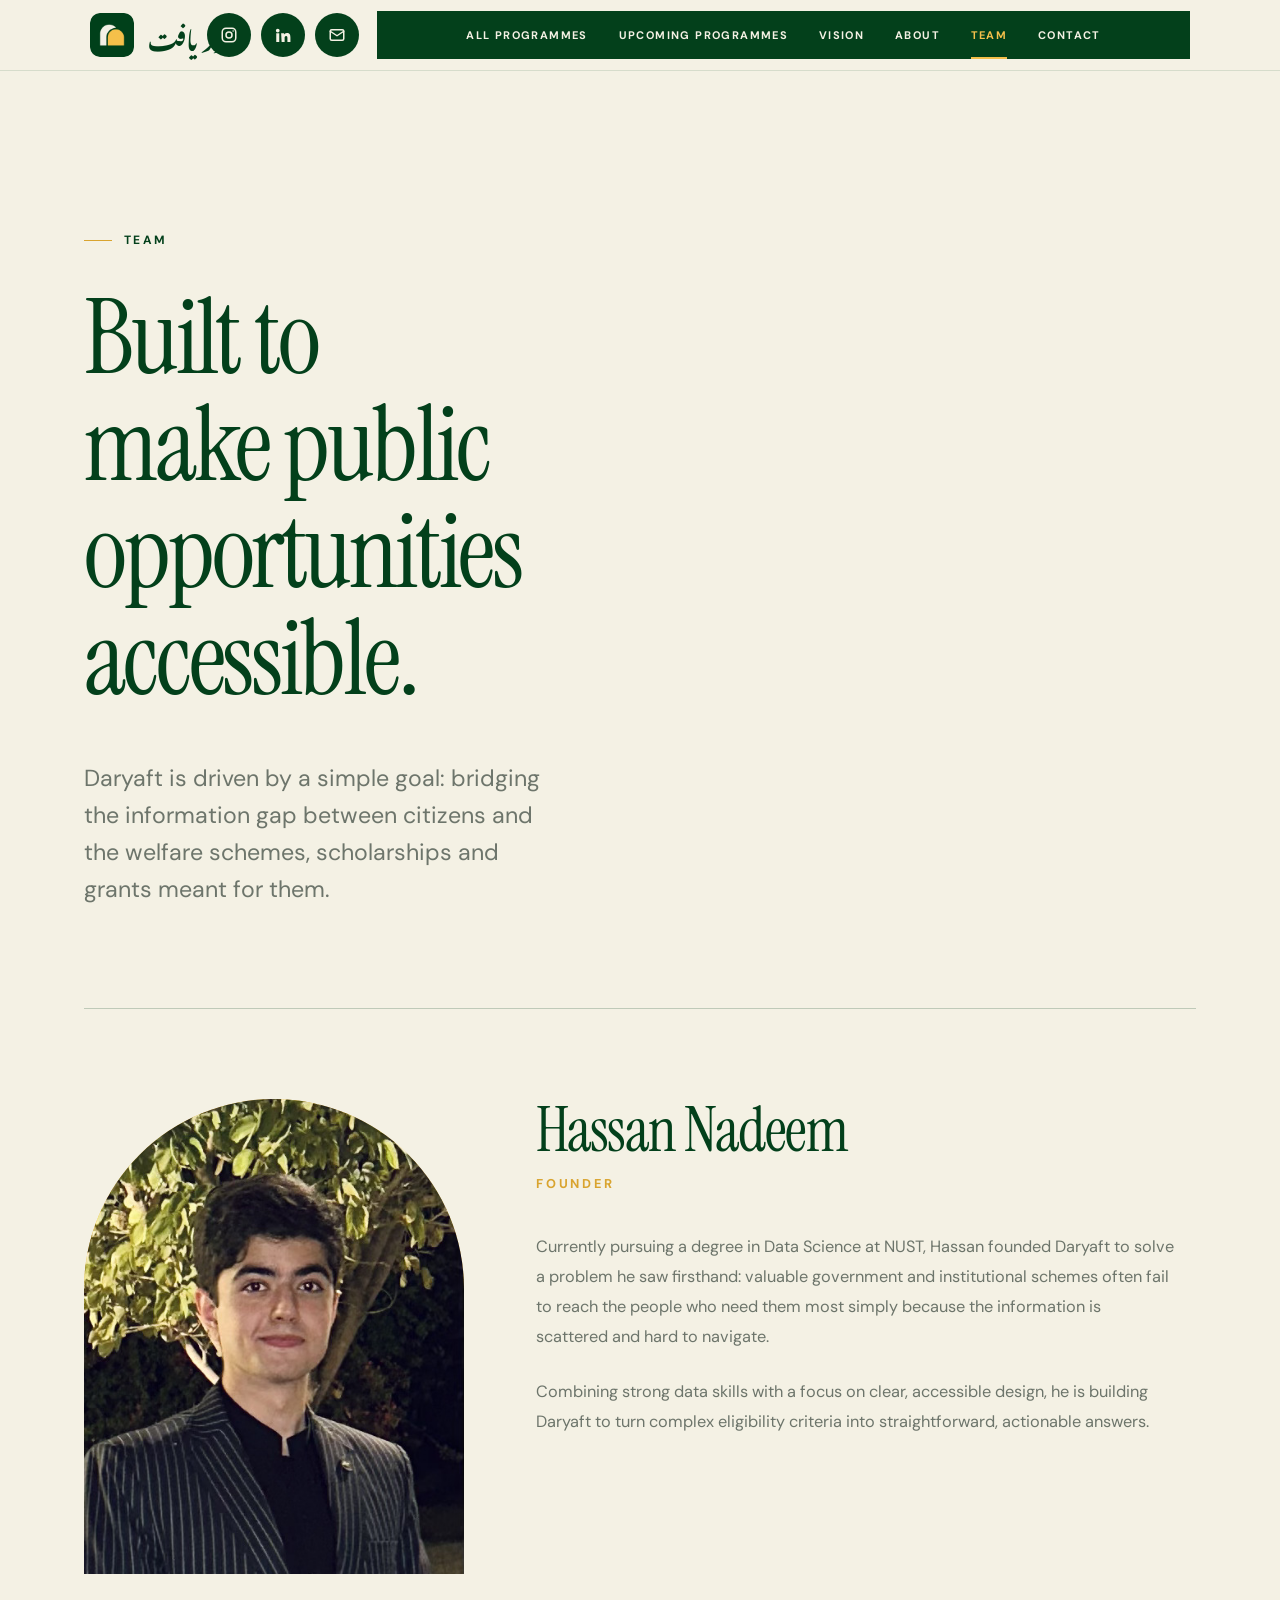
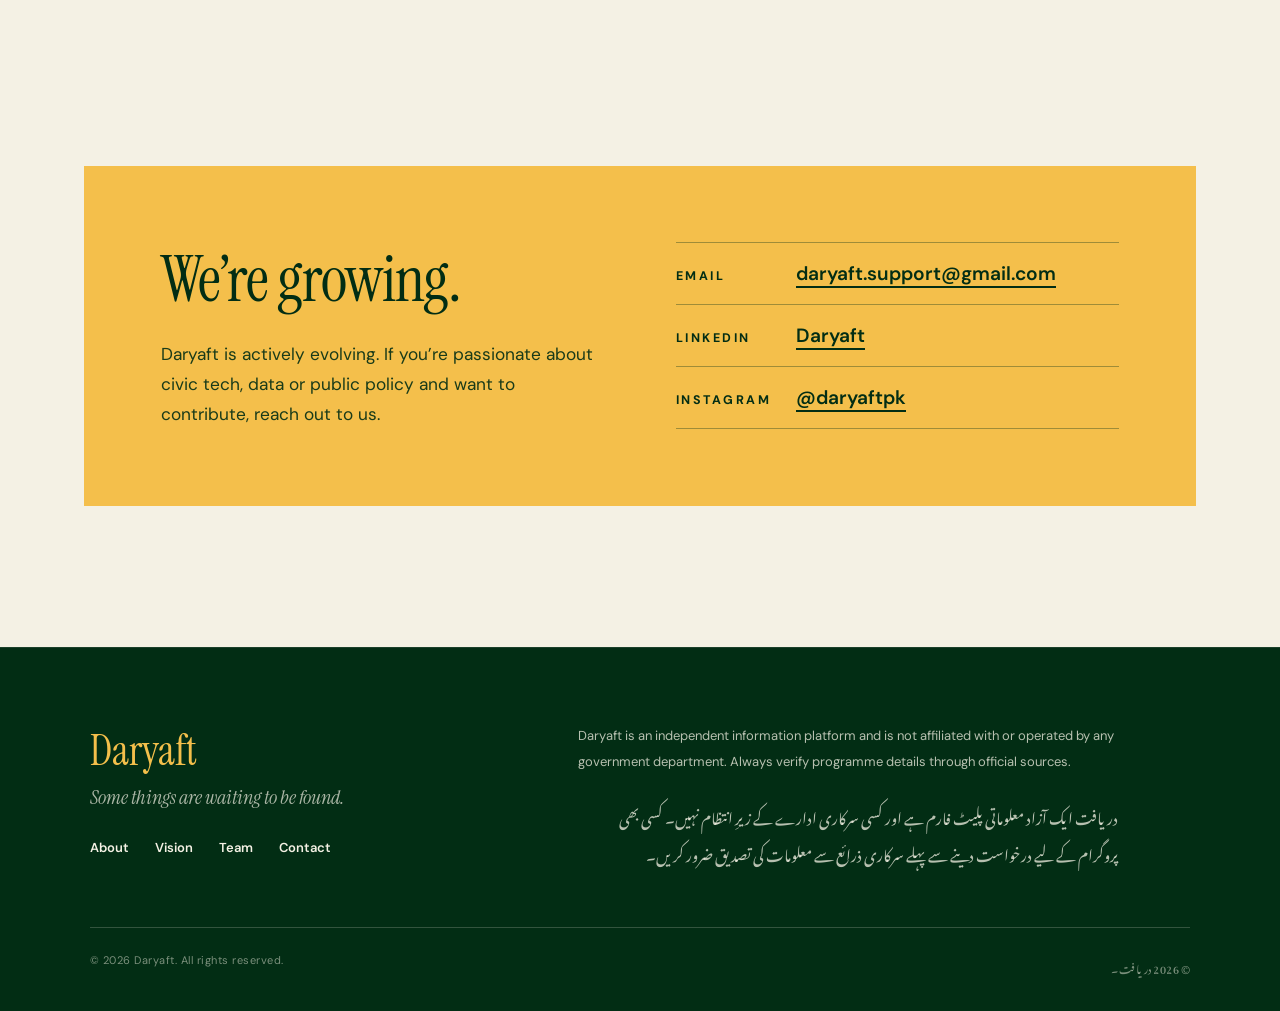
<file: homepage/team.html>
<!DOCTYPE html>
<html lang="en">
<head>
    <meta charset="utf-8">
    <meta name="viewport" content="width=device-width, initial-scale=1">
    <title>Team | Daryaft — دریافت</title>
    <link rel="icon" type="image/png" href="images/DARYAFT%20LOGO%20(MAIN).png">
    <meta name="description" content="Meet the person building Daryaft, a platform that bridges the information gap between citizens and the public schemes, scholarships and grants meant for them.">

    <link rel="preconnect" href="https://fonts.googleapis.com">
    <link rel="preconnect" href="https://fonts.gstatic.com" crossorigin>
    <link href="https://fonts.googleapis.com/css2?family=DM+Sans:wght@400;500;600;700;800&family=Instrument+Serif:ital@0;1&family=Noto+Nastaliq+Urdu&display=swap" rel="stylesheet">

    <link rel="stylesheet" href="style.css">
    <link rel="stylesheet" href="mobile.css">
    <link rel="stylesheet" href="about.css">
    <link rel="stylesheet" href="team.css">
</head>

<body>

    <header class="site-header">
        <a href="index.html" class="brand" aria-label="Daryaft home">
            <img src="images/DARYAFT LOGO (MAIN).png" alt="Daryaft logo">
            <span class="brand-name" lang="ur" dir="rtl">دریافت</span>
        </a>

        <div class="header-right">
            <div class="header-status">
                
            <ul class="social-links">
                <li>
                    <a href="https://www.instagram.com/daryaftpk/" target="_blank" rel="noopener" aria-label="Daryaft on Instagram">
                        <svg viewBox="0 0 24 24" fill="none" stroke="currentColor" stroke-width="2" stroke-linecap="round" stroke-linejoin="round" aria-hidden="true">
                            <rect x="3" y="3" width="18" height="18" rx="5"/>
                            <circle cx="12" cy="12" r="4"/>
                            <circle cx="17.5" cy="6.5" r="1" fill="currentColor" stroke="none"/>
                        </svg>
                    </a>
                </li>
                <li>
                    <a href="https://www.linkedin.com/company/daryaft" target="_blank" rel="noopener" aria-label="Daryaft on LinkedIn">
                        <svg viewBox="0 0 24 24" fill="currentColor" aria-hidden="true">
                            <path d="M4.98 3.5a2.5 2.5 0 1 1 0 5 2.5 2.5 0 0 1 0-5zM3 9.75h4v11.5H3zM9.5 9.75h3.8v1.6h.06c.53-1 1.83-2.05 3.77-2.05 4.03 0 4.77 2.65 4.77 6.1v5.85h-4v-5.2c0-1.24-.02-2.84-1.73-2.84-1.73 0-2 1.35-2 2.75v5.29h-4z"/>
                        </svg>
                    </a>
                </li>
                <li>
                    <a href="mailto:daryaft.support@gmail.com" aria-label="Email Daryaft">
                        <svg viewBox="0 0 24 24" fill="none" stroke="currentColor" stroke-width="2" stroke-linecap="round" stroke-linejoin="round" aria-hidden="true">
                            <rect x="3" y="5" width="18" height="14" rx="2"/>
                            <path d="M3 7l9 6 9-6"/>
                        </svg>
                    </a>
                </li>
            </ul>
        </div>

        <nav class="navigation" aria-label="Main navigation">
            <a href="programmes.html">All programmes</a>
            <a href="index.html#how-it-works">Upcoming programmes</a>
            <a href="vision.html">Vision</a>
            <a href="about.html">About</a>
            <a href="team.html" aria-current="page">Team</a>
            <a href="contact.html">Contact</a>
        </nav>
    </header>

    <main class="about">

        <!-- INTRO -->
        <section class="about-hero">
            <p class="eyebrow">Team</p>
            <h1>Built to make public opportunities accessible.</h1>
            <p class="lead">Daryaft is driven by a simple goal: bridging the information gap between citizens and the welfare schemes, scholarships and grants meant for them.</p>
        </section>

        <!-- FOUNDER -->
        <section class="founder">
            <figure class="founder-photo">
                <img src="images/founder.jpg" alt="Hassan Nadeem, founder of Daryaft">
            </figure>

            <div class="founder-text">
                <h2 class="founder-name">Hassan Nadeem</h2>
                <p class="founder-role">Founder</p>
                <p>Currently pursuing a degree in Data Science at NUST, Hassan founded Daryaft to solve a problem he saw firsthand: valuable government and institutional schemes often fail to reach the people who need them most simply because the information is scattered and hard to navigate.</p>
                <p>Combining strong data skills with a focus on clear, accessible design, he is building Daryaft to turn complex eligibility criteria into straightforward, actionable answers.</p>
            </div>
        </section>

        <!-- JOIN US -->
        <section class="join">
            <div class="join-text">
                <h2>We’re growing.</h2>
                <p>Daryaft is actively evolving. If you’re passionate about civic tech, data or public policy and want to contribute, reach out to us.</p>
            </div>

            <ul class="join-links">
                <li>
                    <span>Email</span>
                    <a href="mailto:daryaft.support@gmail.com">daryaft.support@gmail.com</a>
                </li>
                <li>
                    <span>LinkedIn</span>
                    <a href="https://www.linkedin.com/company/daryaft" target="_blank" rel="noopener">Daryaft</a>
                </li>
                <li>
                    <span>Instagram</span>
                    <a href="https://www.instagram.com/daryaftpk/" target="_blank" rel="noopener">@daryaftpk</a>
                </li>
            </ul>
        </section>

    </main>

    <footer class="site-footer" id="footer">
        <div class="footer-top">
            <div>
                <p class="footer-brand">Daryaft</p>
                <p class="footer-tag">Some things are waiting to be found.</p>
                <ul class="footer-links">
                    <li><a href="about.html">About</a></li>
                    <li><a href="vision.html">Vision</a></li>
                    <li><a href="team.html" aria-current="page">Team</a></li>
                    <li><a href="contact.html">Contact</a></li>
                </ul>
            </div>
            <div>
                <p class="footer-description">Daryaft is an independent information platform and is not affiliated with or operated by any government department. Always verify programme details through official sources.</p>
                <p class="footer-urdu" lang="ur" dir="rtl">دریافت ایک آزاد معلوماتی پلیٹ فارم ہے اور کسی سرکاری ادارے کے زیرِ انتظام نہیں۔ کسی بھی پروگرام کے لیے درخواست دینے سے پہلے سرکاری ذرائع سے معلومات کی تصدیق ضرور کریں۔</p>
            </div>
        </div>
        <div class="footer-bottom">
            <span>© 2026 Daryaft. All rights reserved.</span>
            <span lang="ur" dir="rtl">© 2026 دریافت۔</span>
        </div>
    </footer>

</body>
</html>
</file>
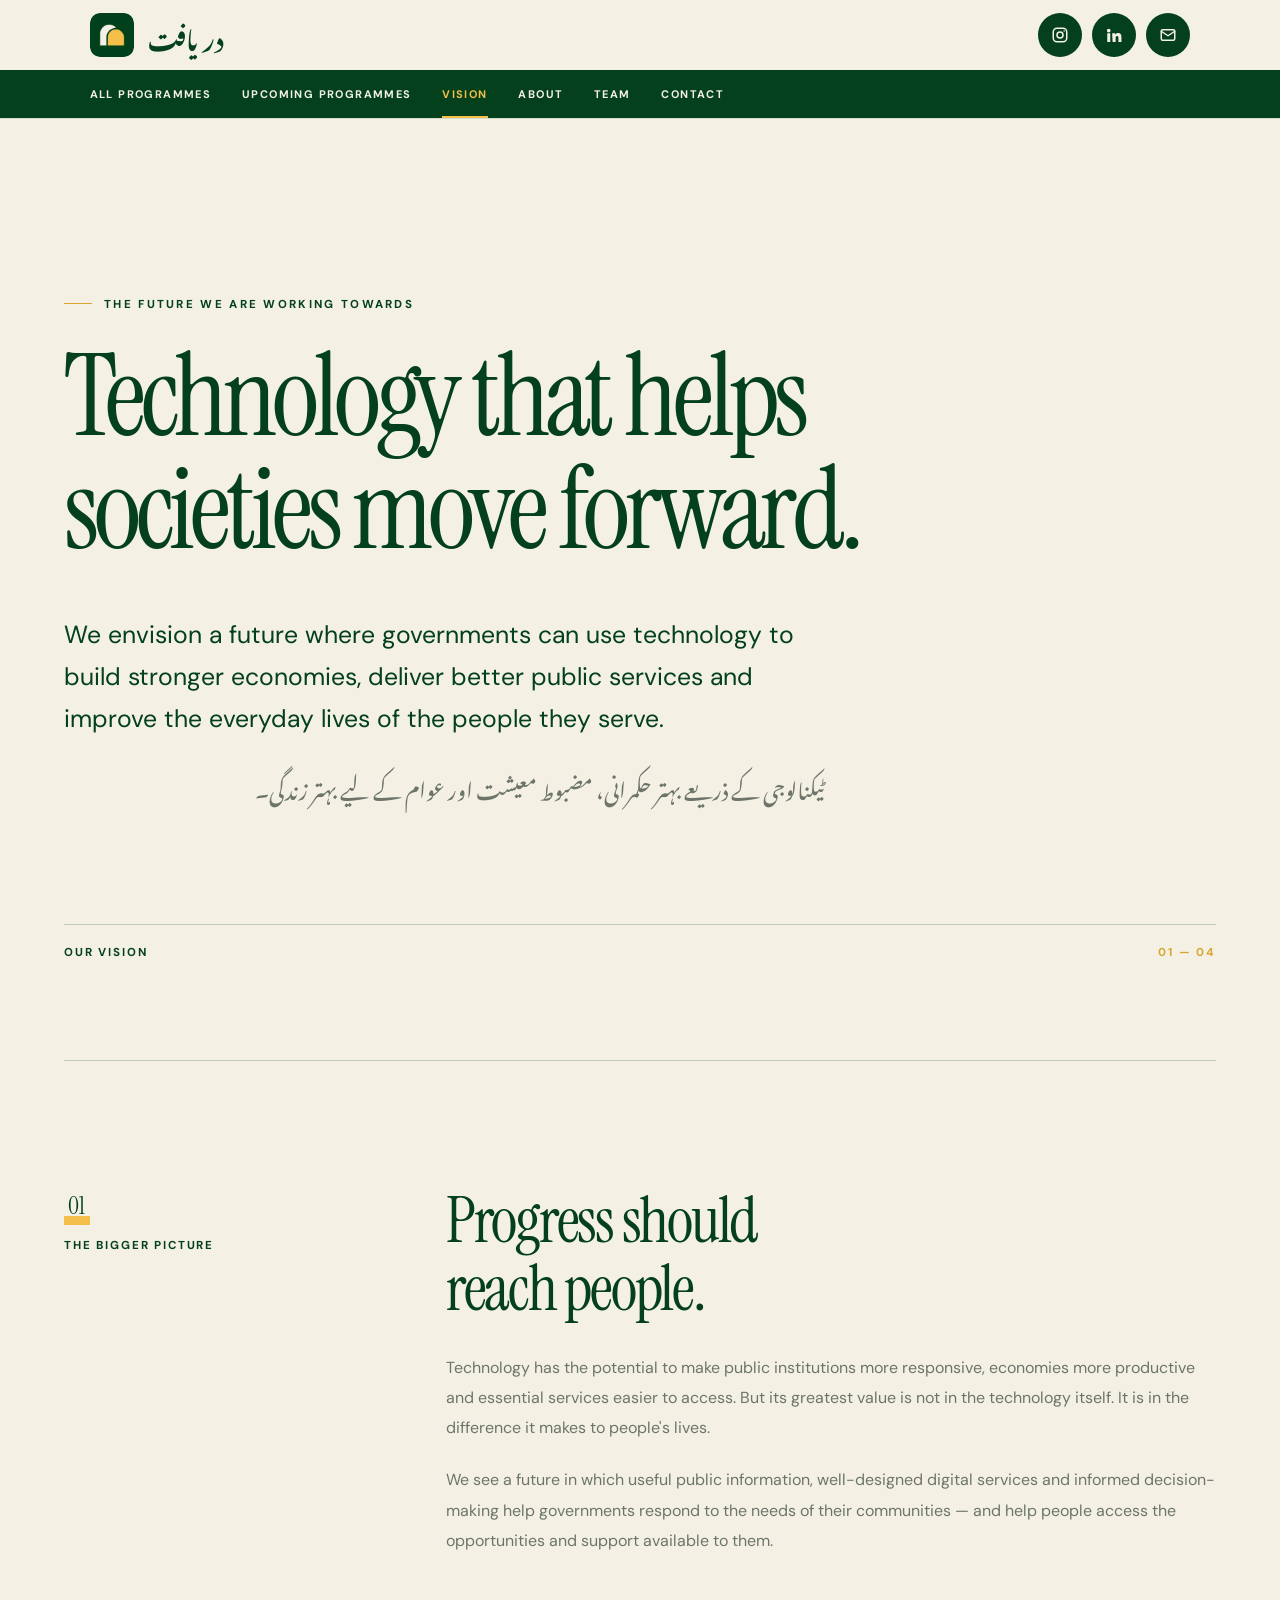
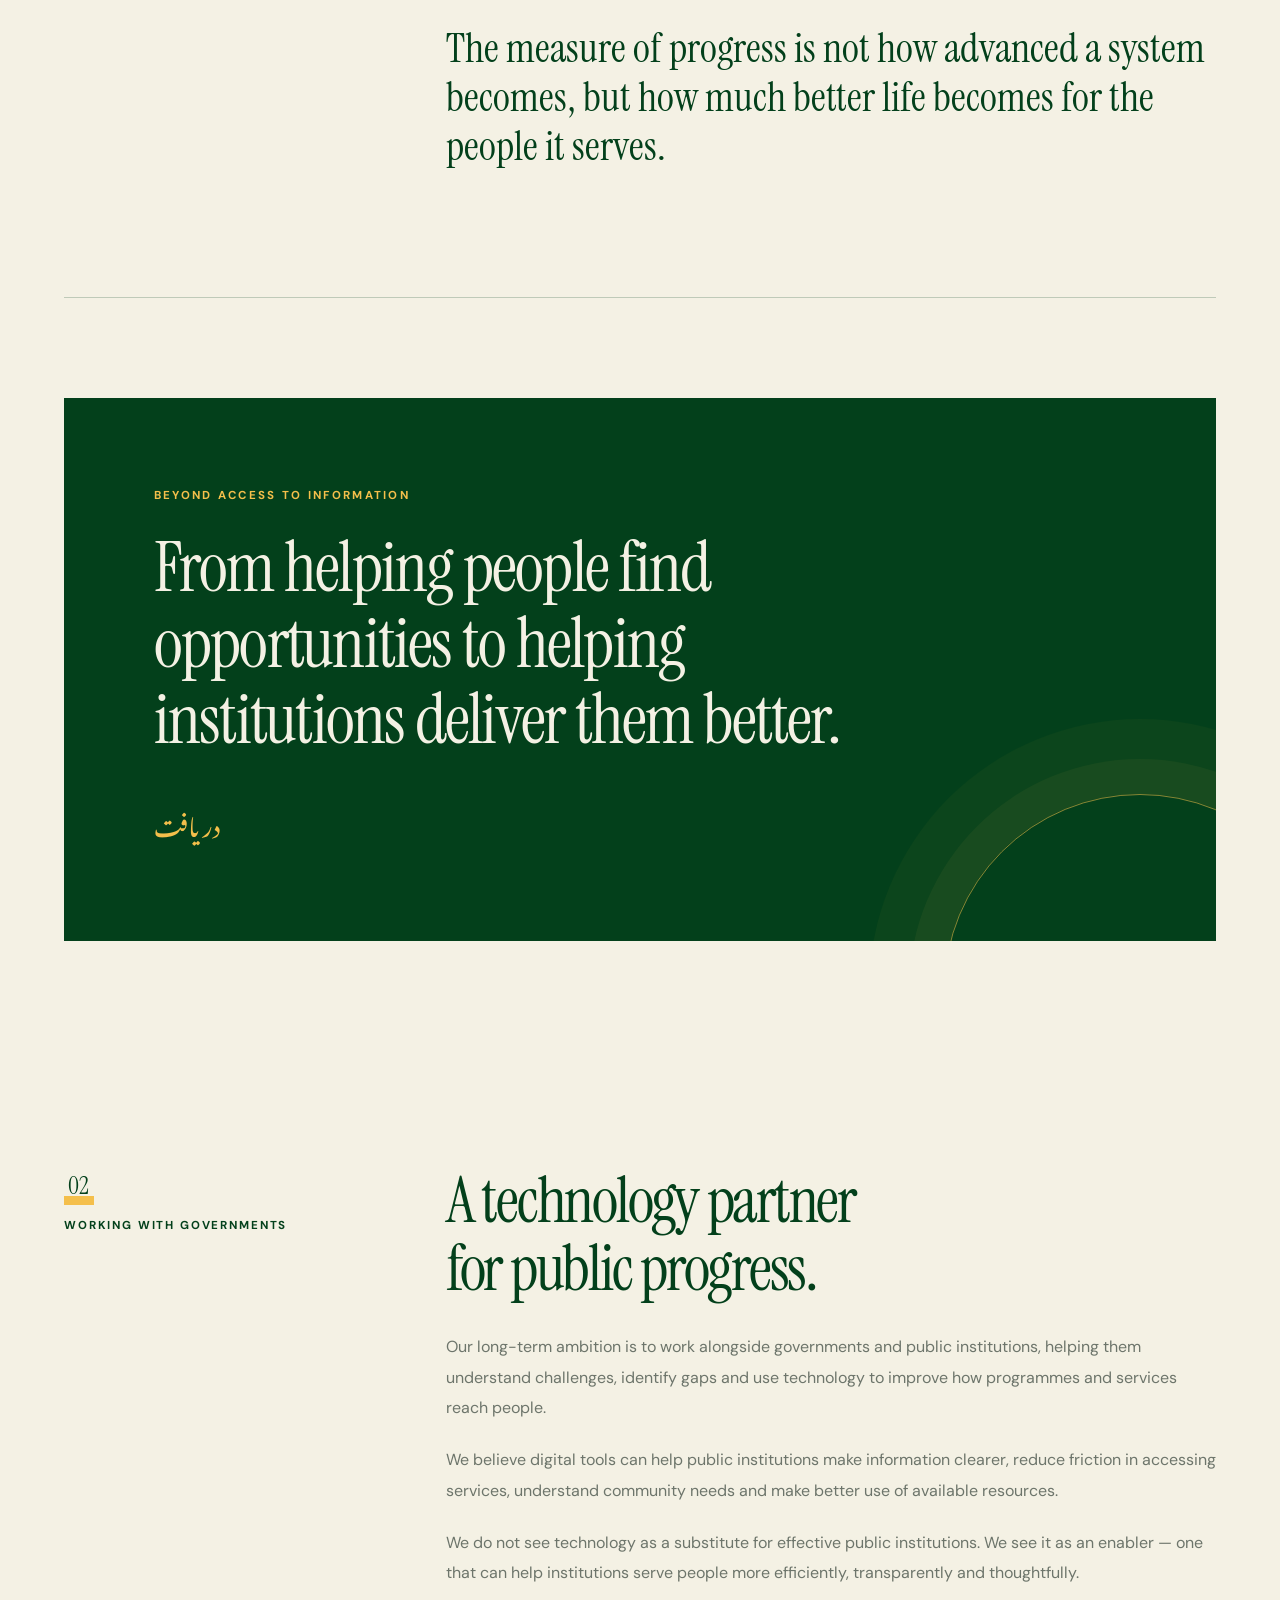
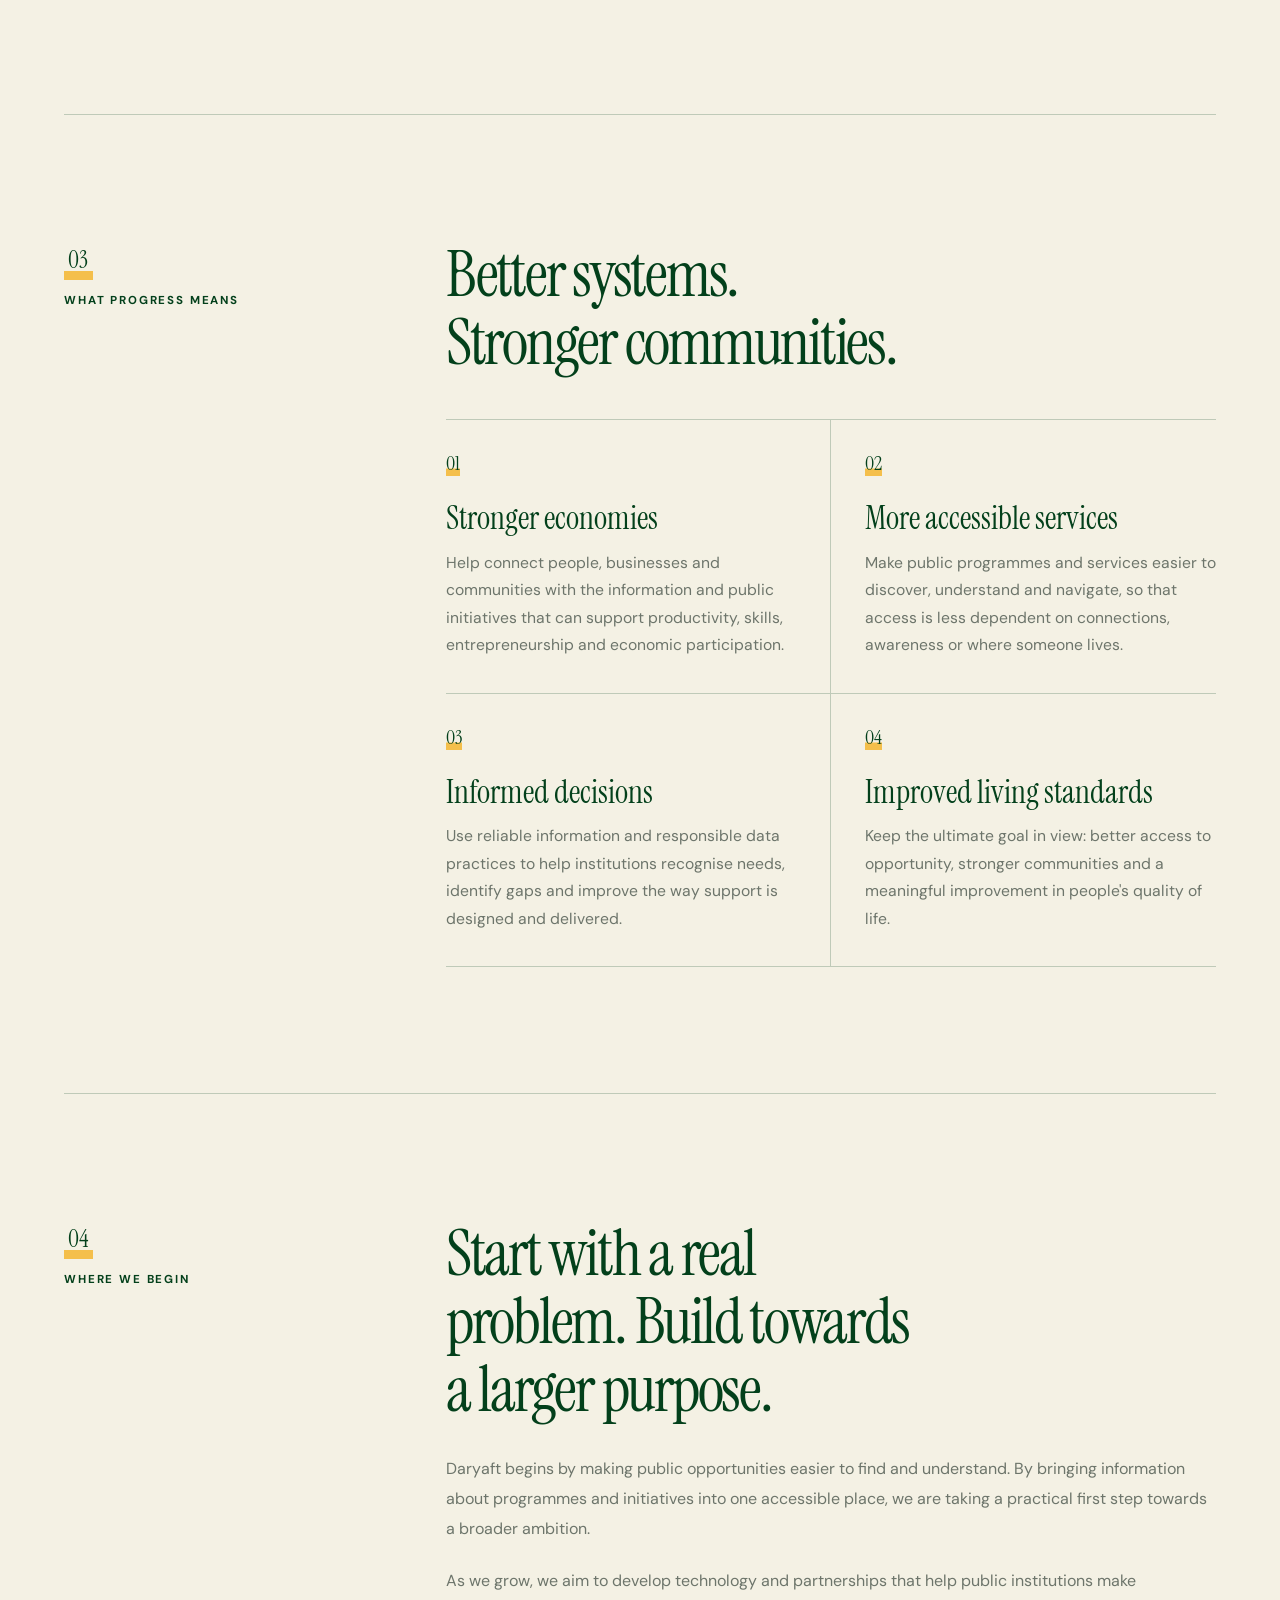
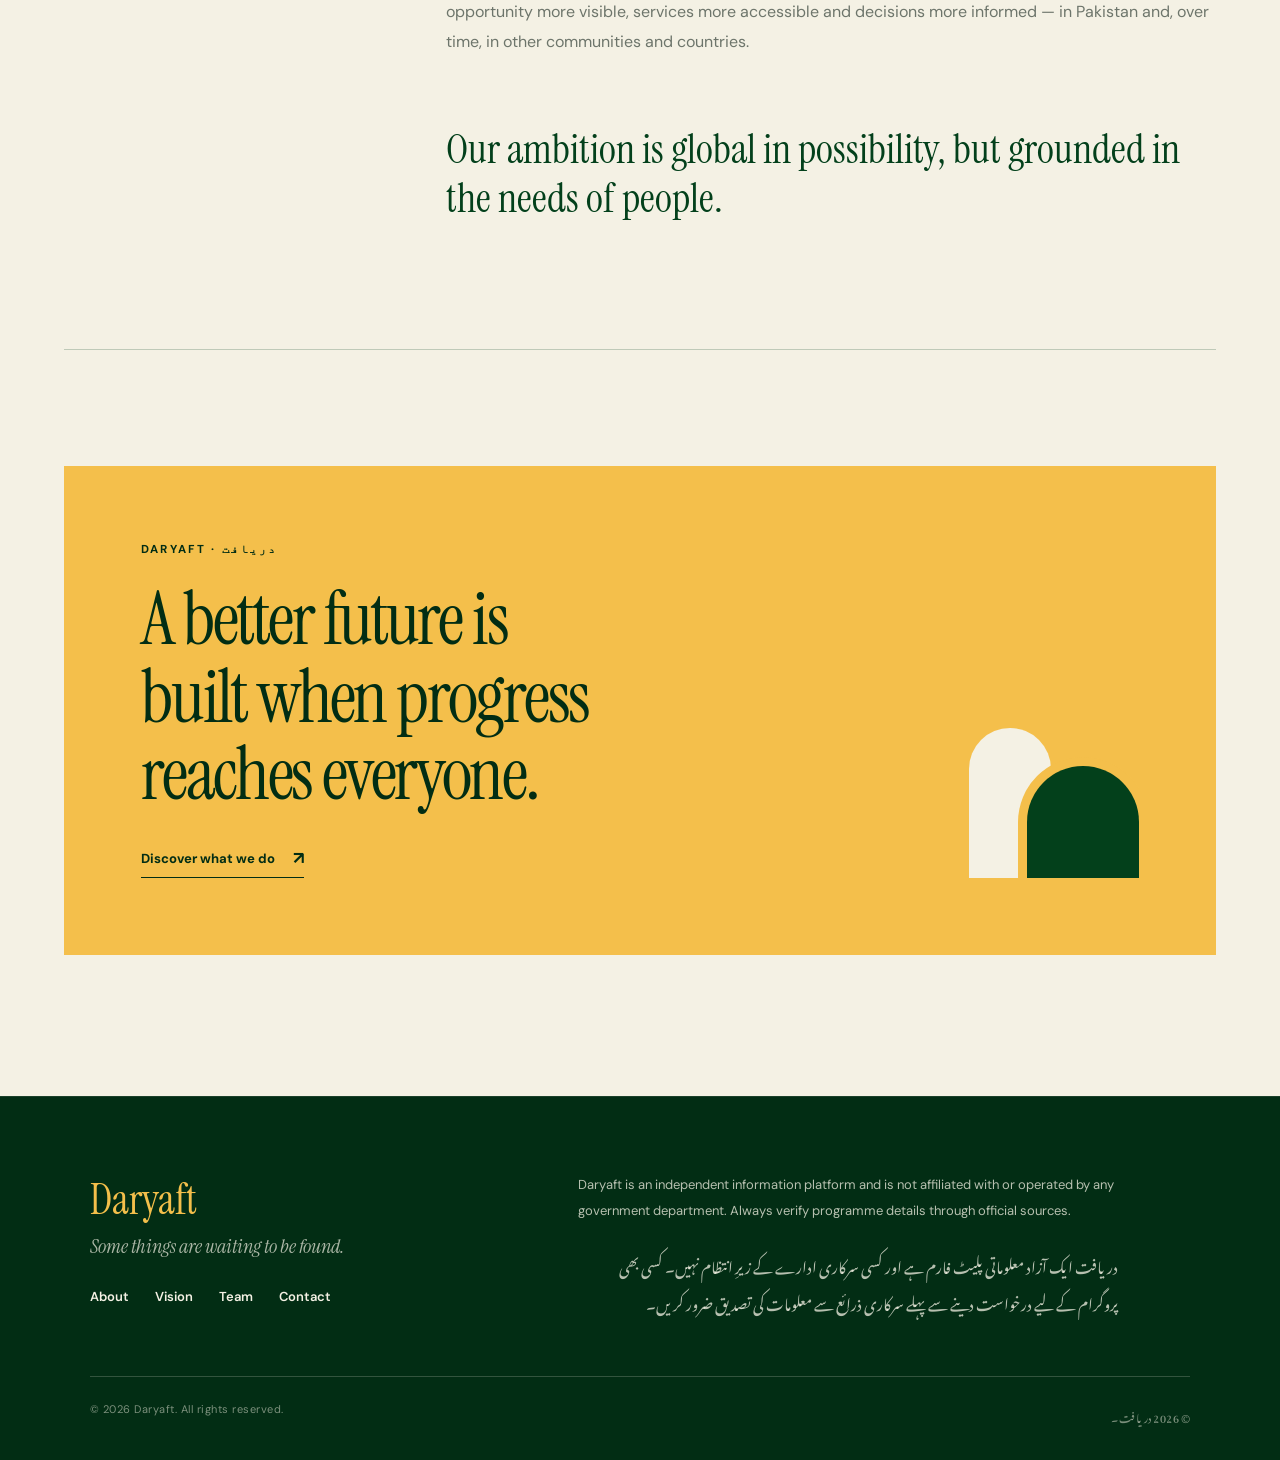
<file: homepage/vision.html>
<!DOCTYPE html>
<html lang="en">
<head>
    <meta charset="utf-8">
    <meta name="viewport" content="width=device-width, initial-scale=1">
    <title>Our Vision | Daryaft — دریافت</title>
    <link rel="icon" type="image/png" href="images/DARYAFT%20LOGO%20(MAIN).png">
    <meta name="description" content="Daryaft's vision is to work with governments to use technology, data and better public services to strengthen economies and improve living standards.">

    <link rel="preconnect" href="https://fonts.googleapis.com">
    <link rel="preconnect" href="https://fonts.gstatic.com" crossorigin>
    <link href="https://fonts.googleapis.com/css2?family=DM+Sans:wght@400;500;600;700;800&family=Instrument+Serif:ital@0;1&family=Noto+Nastaliq+Urdu&display=swap" rel="stylesheet">

    <link rel="stylesheet" href="style.css">
    <link rel="stylesheet" href="mobile.css">
    <link rel="stylesheet" href="vision.css">
</head>

<body>
    <header class="site-header">
        <a href="index.html" class="brand" aria-label="Daryaft home">
            <img src="images/DARYAFT LOGO (MAIN).png" alt="Daryaft logo">
            <span class="brand-name" lang="ur" dir="rtl">دریافت</span>
        </a>

        <div class="header-right">

            <ul class="social-links">
                <li>
                    <a href="https://www.instagram.com/daryaftpk/" target="_blank" rel="noopener" aria-label="Daryaft on Instagram">
                        <svg viewBox="0 0 24 24" fill="none" stroke="currentColor" stroke-width="2" stroke-linecap="round" stroke-linejoin="round" aria-hidden="true">
                            <rect x="3" y="3" width="18" height="18" rx="5"/>
                            <circle cx="12" cy="12" r="4"/>
                            <circle cx="17.5" cy="6.5" r="1" fill="currentColor" stroke="none"/>
                        </svg>
                    </a>
                </li>
                <li>
                    <a href="https://www.linkedin.com/company/daryaft" target="_blank" rel="noopener" aria-label="Daryaft on LinkedIn">
                        <svg viewBox="0 0 24 24" fill="currentColor" aria-hidden="true">
                            <path d="M4.98 3.5a2.5 2.5 0 1 1 0 5 2.5 2.5 0 0 1 0-5zM3 9.75h4v11.5H3zM9.5 9.75h3.8v1.6h.06c.53-1 1.83-2.05 3.77-2.05 4.03 0 4.77 2.65 4.77 6.1v5.85h-4v-5.2c0-1.24-.02-2.84-1.73-2.84-1.73 0-2 1.35-2 2.75v5.29h-4z"/>
                        </svg>
                    </a>
                </li>
                <li>
                    <a href="mailto:daryaft.support@gmail.com" aria-label="Email Daryaft">
                        <svg viewBox="0 0 24 24" fill="none" stroke="currentColor" stroke-width="2" stroke-linecap="round" stroke-linejoin="round" aria-hidden="true">
                            <rect x="3" y="5" width="18" height="14" rx="2"/>
                            <path d="M3 7l9 6 9-6"/>
                        </svg>
                    </a>
                </li>
            </ul>
        </div>

        <nav class="navigation" aria-label="Main navigation">
            <a href="programmes.html">All programmes</a>
            <a href="index.html#how-it-works">Upcoming programmes</a>
            <a href="vision.html" aria-current="page">Vision</a>
            <a href="about.html">About</a>
            <a href="team.html">Team</a>
            <a href="contact.html">Contact</a>
        </nav>
    </header>

    <main class="vision">
        <section class="vision-hero">
            <p class="vision-eyebrow">The future we are working towards</p>
            <h1>Technology that helps societies move forward.</h1>
            <p class="vision-lead">We envision a future where governments can use technology to build stronger economies, deliver better public services and improve the everyday lives of the people they serve.</p>
            <p class="vision-urdu" lang="ur" dir="rtl">ٹیکنالوجی کے ذریعے بہتر حکمرانی، مضبوط معیشت اور عوام کے لیے بہتر زندگی۔</p>
            <div class="vision-hero-bottom">
                <span>Our vision</span>
                <span class="vision-index">01 — 04</span>
            </div>
        </section>

        <section class="vision-section" id="bigger-picture">
            <div class="vision-label"><span>01</span><span>The bigger picture</span></div>
            <div class="vision-copy">
                <h2>Progress should reach people.</h2>
                <p>Technology has the potential to make public institutions more responsive, economies more productive and essential services easier to access. But its greatest value is not in the technology itself. It is in the difference it makes to people's lives.</p>
                <p>We see a future in which useful public information, well-designed digital services and informed decision-making help governments respond to the needs of their communities — and help people access the opportunities and support available to them.</p>
                <p class="vision-statement">The measure of progress is not how advanced a system becomes, but how much better life becomes for the people it serves.</p>
            </div>
        </section>

        <section class="vision-band" aria-label="Daryaft's ambition">
            <p class="vision-band-kicker">Beyond access to information</p>
            <p class="vision-band-line">From helping people find opportunities to helping institutions deliver them better.</p>
            <span class="vision-band-mark" aria-hidden="true">دریافت</span>
        </section>

        <section class="vision-section" id="working-with-governments">
            <div class="vision-label"><span>02</span><span>Working with governments</span></div>
            <div class="vision-copy">
                <h2>A technology partner for public progress.</h2>
                <p>Our long-term ambition is to work alongside governments and public institutions, helping them understand challenges, identify gaps and use technology to improve how programmes and services reach people.</p>
                <p>We believe digital tools can help public institutions make information clearer, reduce friction in accessing services, understand community needs and make better use of available resources.</p>
                <p>We do not see technology as a substitute for effective public institutions. We see it as an enabler — one that can help institutions serve people more efficiently, transparently and thoughtfully.</p>
            </div>
        </section>

        <section class="vision-section" id="what-progress-means">
            <div class="vision-label"><span>03</span><span>What progress means</span></div>
            <div class="vision-copy">
                <h2>Better systems. Stronger communities.</h2>
                <div class="vision-pillars">
                    <article class="vision-pillar">
                        <span class="pillar-number">01</span>
                        <h3>Stronger economies</h3>
                        <p>Help connect people, businesses and communities with the information and public initiatives that can support productivity, skills, entrepreneurship and economic participation.</p>
                    </article>
                    <article class="vision-pillar">
                        <span class="pillar-number">02</span>
                        <h3>More accessible services</h3>
                        <p>Make public programmes and services easier to discover, understand and navigate, so that access is less dependent on connections, awareness or where someone lives.</p>
                    </article>
                    <article class="vision-pillar">
                        <span class="pillar-number">03</span>
                        <h3>Informed decisions</h3>
                        <p>Use reliable information and responsible data practices to help institutions recognise needs, identify gaps and improve the way support is designed and delivered.</p>
                    </article>
                    <article class="vision-pillar">
                        <span class="pillar-number">04</span>
                        <h3>Improved living standards</h3>
                        <p>Keep the ultimate goal in view: better access to opportunity, stronger communities and a meaningful improvement in people's quality of life.</p>
                    </article>
                </div>
            </div>
        </section>

        <section class="vision-section" id="starting-point">
            <div class="vision-label"><span>04</span><span>Where we begin</span></div>
            <div class="vision-copy">
                <h2>Start with a real problem. Build towards a larger purpose.</h2>
                <p>Daryaft begins by making public opportunities easier to find and understand. By bringing information about programmes and initiatives into one accessible place, we are taking a practical first step towards a broader ambition.</p>
                <p>As we grow, we aim to develop technology and partnerships that help public institutions make opportunity more visible, services more accessible and decisions more informed — in Pakistan and, over time, in other communities and countries.</p>
                <p class="vision-statement">Our ambition is global in possibility, but grounded in the needs of people.</p>
            </div>
        </section>

        <section class="vision-close">
            <div>
                <p class="vision-close-kicker">Daryaft · دریافت</p>
                <h2>A better future is built when progress reaches everyone.</h2>
                <a class="vision-cta" href="about.html">Discover what we do <span aria-hidden="true">↗</span></a>
            </div>
            <div class="vision-arches" aria-hidden="true"><i></i><i></i></div>
        </section>
    </main>

    <footer class="site-footer" id="footer">
        <div class="footer-top">
            <div>
                <p class="footer-brand">Daryaft</p>
                <p class="footer-tag">Some things are waiting to be found.</p>
                <ul class="footer-links">
                    <li><a href="about.html">About</a></li>
                    <li><a href="vision.html" aria-current="page">Vision</a></li>
                    <li><a href="team.html">Team</a></li>
                    <li><a href="contact.html">Contact</a></li>
                </ul>
            </div>
            <div>
                <p class="footer-description">Daryaft is an independent information platform and is not affiliated with or operated by any government department. Always verify programme details through official sources.</p>
                <p class="footer-urdu" lang="ur" dir="rtl">دریافت ایک آزاد معلوماتی پلیٹ فارم ہے اور کسی سرکاری ادارے کے زیرِ انتظام نہیں۔ کسی بھی پروگرام کے لیے درخواست دینے سے پہلے سرکاری ذرائع سے معلومات کی تصدیق ضرور کریں۔</p>
            </div>
        </div>
        <div class="footer-bottom">
            <span>© 2026 Daryaft. All rights reserved.</span>
            <span lang="ur" dir="rtl">© 2026 دریافت۔</span>
        </div>
    </footer>
</body>
</html>
</file>
<file: homepage/style.css>
/* =========================================
   DARYAFT — style.css (one file for everything)
   Forest Green / Cream / Gold
   Load order in HTML: style.css, then mobile.css
   (fonts are loaded with <link> in the HTML, not @import)
========================================= */

/* ---------- 1. VARIABLES ---------- */
:root {
    --green: #03401B;
    --green-dark: #022D14;
    --green-light: #0A5428;
    --cream: #F4F1E4;
    --cream-dark: #E9E4D2;
    --gold: #F4BF4B;
    --gold-dark: #D9A42F;
    --text-dark: #102719;
    --text-muted: #6D756B;

    --font-main: 'DM Sans', sans-serif;
    --font-display: 'Instrument Serif', serif;
    --font-urdu: 'Noto Nastaliq Urdu', serif;

    --page-width: 1280px;
    --page-padding: clamp(24px, 7vw, 110px);
}

/* ---------- 2. RESET & GLOBAL ---------- */
* { margin: 0; padding: 0; box-sizing: border-box; }

html { scroll-behavior: smooth; scroll-padding-top: 90px; }

body {
    background: var(--cream);
    color: var(--text-dark);
    font-family: var(--font-main);
    -webkit-font-smoothing: antialiased;
}

a { color: inherit; text-decoration: none; }
img { display: block; max-width: 100%; }
ul { list-style: none; }
::selection { background: var(--gold); color: var(--green-dark); }

[lang="ur"] { font-family: var(--font-urdu); }

/* ---------- 3. HEADER (cream top bar + green menu bar) ---------- */
.site-header {
    width: 100%;
    display: grid;
    grid-template-columns: 1fr auto;
    align-items: center;
    background: var(--cream);
    border-bottom: 1px solid rgba(3, 64, 27, 0.12);
    position: relative;
    z-index: 10;
}

.brand {
    grid-column: 1; grid-row: 1;
    display: flex; align-items: center; gap: 14px;
    padding: 13px 0 13px var(--page-padding);
}
.brand img { width: 48px; height: 48px; object-fit: contain; border-radius: 10px; }
.brand-name { color: var(--green); font-size: 24px; font-weight: 800; line-height: 1.6; }

.header-right {
    grid-column: 2; grid-row: 1;
    display: flex; align-items: center; gap: 18px;
    margin-right: var(--page-padding);
}

.social-links { display: flex; align-items: center; gap: 10px; }
.social-links a {
    width: 38px; height: 38px;
    display: grid; place-items: center;
    border-radius: 50%;
    background: var(--green); color: var(--cream);
    transition: background .25s ease, color .25s ease, transform .25s ease;
}
.social-links a:hover { background: var(--gold); color: var(--green-dark); transform: translateY(-2px); }
.social-links svg { width: 18px; height: 18px; }

.navigation {
    grid-column: 1 / -1; grid-row: 2;
    display: flex; align-items: center; justify-content: flex-start;
    gap: clamp(18px, 2.4vw, 34px);
    padding: 0 var(--page-padding);
    background: var(--green);
    overflow-x: auto;
    scrollbar-width: none;
}
.navigation::-webkit-scrollbar { display: none; }
.navigation a {
    flex: none; position: relative;
    padding: 17px 0;
    color: var(--cream);
    font-size: 11px; font-weight: 700; letter-spacing: 1.4px; text-transform: uppercase;
    white-space: nowrap;
    transition: color .25s ease;
}
.navigation a::after {
    content: ''; position: absolute; left: 0; bottom: 0;
    width: 0; height: 2px; background: var(--gold);
    transition: width .25s ease;
}
.navigation a:hover,
.navigation a[aria-current="page"] { color: var(--gold); }
.navigation a:hover::after,
.navigation a[aria-current="page"]::after { width: 100%; }

.navigation a.nav-cta {
    margin-left: auto; padding: 10px 18px;
    background: var(--gold); color: var(--green-dark); border-radius: 50px;
}
.navigation a.nav-cta::after { display: none; }
.navigation a.nav-cta:hover { background: var(--cream); }

/* pages not built yet */
.navigation a.is-soon, .side-link.is-soon { opacity: .5; cursor: default; pointer-events: none; }

/* ---------- 4. PAGE LAYOUT + SIDE PANEL ---------- */
.page-layout {
    display: grid;
    grid-template-columns: 270px minmax(0, 1fr);
    align-items: start;
}
.page-main { min-width: 0; }

.side-panel {
    position: sticky; top: 0; z-index: 5;
    height: 100vh; overflow-y: auto;
    padding: 40px 22px;
    background: var(--cream-dark);
    border-right: 1px solid rgba(3, 64, 27, 0.12);
}
.side-title {
    margin-bottom: 26px;
    color: var(--green);
    font-family: var(--font-display); font-size: 34px; font-weight: 400; line-height: 1.1;
}
.side-list { display: grid; gap: 14px; }
.side-link {
    display: block; padding: 20px 18px;
    background: var(--cream);
    border: 1px solid rgba(3, 64, 27, 0.2);
    border-radius: 16px; color: var(--green);
    transition: background .25s ease, color .25s ease, transform .25s ease;
}
.side-link:hover { background: var(--green); color: var(--cream); transform: translateX(4px); }
.side-link-title {
    display: flex; align-items: center; justify-content: space-between; gap: 10px;
    font-size: 15px; font-weight: 700;
}
.side-link-title span { color: var(--gold-dark); font-size: 18px; }
.side-link:hover .side-link-title span { color: var(--gold); }
.side-link-urdu {
    display: block; margin-top: 8px;
    font-family: var(--font-urdu); font-size: 14px; line-height: 2.2; opacity: .8;
}

/* ---------- 5. HOMEPAGE: BUTTONS ---------- */
.hm-btn {
    display: inline-flex; align-items: center; justify-content: center; gap: 10px;
    padding: 16px 26px;
    border: 1.5px solid transparent; border-radius: 50px;
    font-size: 14px; font-weight: 700;
    transition: transform .25s ease, background .25s ease, color .25s ease, border-color .25s ease;
}
.hm-btn svg { width: 18px; height: 18px; transition: transform .25s ease; }
.hm-btn:hover { transform: translateY(-2px); }
.hm-btn:hover svg { transform: translateX(4px); }

.hm-btn--gold { background: var(--gold); color: var(--green-dark); }
.hm-btn--gold:hover { background: var(--cream); }
.hm-btn--ghost { border-color: rgba(244, 241, 228, .45); color: var(--cream); }
.hm-btn--ghost:hover { border-color: var(--gold); color: var(--gold); }
.hm-btn--green { background: var(--gold); color: var(--green-dark); }
.hm-btn--green:hover { background: var(--cream); }
.hm-btn--outline { border-color: rgba(244, 241, 228, .45); color: var(--cream); }
.hm-btn--outline:hover { border-color: var(--gold); color: var(--gold); }

/* ---------- 6. HOMEPAGE: HERO ---------- */
.hm-hero {
    position: relative; overflow: hidden;
    min-height: 680px;
    padding: 110px var(--page-padding) 90px;
    display: flex; flex-direction: column; justify-content: center;
    background: var(--green); color: var(--cream);
}
.hm-hero::before {
    content: ''; position: absolute; inset: 0; pointer-events: none;
    background-image:
        linear-gradient(rgba(244, 241, 228, .035) 1px, transparent 1px),
        linear-gradient(90deg, rgba(244, 241, 228, .035) 1px, transparent 1px);
    background-size: 65px 65px;
    mask-image: linear-gradient(to right, black, transparent 85%);
    -webkit-mask-image: linear-gradient(to right, black, transparent 85%);
}
.hm-glow {
    position: absolute; inset: 0; pointer-events: none;
    background: radial-gradient(520px circle at var(--mx, 70%) var(--my, 30%), rgba(244, 191, 75, .16), transparent 65%);
}
.hm-rings { position: absolute; right: -160px; top: 50%; width: 520px; height: 520px; transform: translateY(-50%); pointer-events: none; }
.hm-ring { position: absolute; inset: 0; border: 1px solid rgba(244, 191, 75, .22); border-radius: 50%; animation: hmRing 6s ease-in-out infinite; }
.hm-ring:nth-child(2) { inset: 60px; animation-delay: -2s; }
.hm-ring:nth-child(3) { inset: 120px; animation-delay: -4s; }

.hm-chips { position: absolute; inset: 0; pointer-events: none; }
.hm-chip {
    position: absolute; left: var(--x); top: var(--y);
    display: inline-flex; align-items: center; gap: 8px;
    padding: 8px 14px;
    background: rgba(244, 241, 228, .08);
    border: 1px solid rgba(244, 241, 228, .2);
    border-radius: 50px;
    color: var(--cream); font-size: 12px; font-weight: 600;
    animation: hmFloat 7s ease-in-out infinite;
    animation-delay: var(--fd, 0s);
}
.hm-chip i { width: 6px; height: 6px; border-radius: 50%; background: var(--gold); }
.hm-chip--r { left: auto; right: var(--x); }

.hm-hero-inner { position: relative; z-index: 2; max-width: 900px; }

.hm-eyebrow {
    display: inline-flex; align-items: center; gap: 12px; margin-bottom: 28px;
    color: var(--gold);
    font-size: 10px; font-weight: 700; letter-spacing: 2.5px; text-transform: uppercase;
}
.hm-eyebrow::before { content: ''; width: 30px; height: 1px; background: var(--gold); }

.hm-title {
    font-size: clamp(48px, 7.5vw, 104px);
    font-weight: 500; line-height: 1; letter-spacing: -4px;
}
.hm-line { display: block; }
.hm-title em { font-family: var(--font-display); font-style: italic; font-weight: 400; color: var(--gold); }

.hm-title-urdu {
    margin-top: 26px; color: var(--gold);
    font-family: var(--font-urdu);
    font-size: clamp(22px, 3vw, 34px); line-height: 2.1;
}
.hm-sub { margin-top: 6px; color: rgba(244, 241, 228, .8); font-family: var(--font-display); font-size: clamp(20px, 2.4vw, 28px); font-style: italic; }
.hm-actions { margin-top: 38px; display: flex; flex-wrap: wrap; gap: 14px; }

.hm-launch {
    position: relative; z-index: 2;
    margin-top: 60px; padding-top: 22px;
    display: flex; align-items: center; gap: 10px;
    border-top: 1px solid rgba(244, 241, 228, .2);
    color: var(--gold);
    font-size: 11px; font-weight: 700; letter-spacing: 1.5px; text-transform: uppercase;
}
.hm-launch [lang="ur"] { letter-spacing: 0; text-transform: none; font-size: 14px; }
.hm-pulse {
    width: 8px; height: 8px; border-radius: 50%;
    background: var(--gold);
    animation: hmPulse 1.8s ease-out infinite;
}

/* intro animation: pure CSS, works even if JS fails */
.hm-in { animation: hmIn .8s cubic-bezier(.2, .7, .2, 1) both; animation-delay: calc(var(--d, 0) * 1ms); }

/* ---------- 7. HOMEPAGE: MARQUEE ---------- */
.hm-marquee { overflow: hidden; background: var(--gold); color: var(--green-dark); padding: 16px 0; font-size: 16px; font-weight: 700; }
.hm-marquee-track { display: flex; width: max-content; animation: hmMarquee 32s linear infinite; }
.hm-marquee-group { display: flex; align-items: center; flex: none; gap: 28px; padding-right: 28px; white-space: nowrap; }
.hm-marquee-group b { font-size: 12px; opacity: .6; }
.hm-marquee .ur { font-family: var(--font-urdu); font-size: 17px; }

/* ---------- 8. HOMEPAGE: SECTIONS ---------- */
.hm-section { padding: 110px var(--page-padding); }

.hm-marker {
    margin-bottom: 22px; color: var(--green);
    font-size: 11px; font-weight: 700; letter-spacing: 2px; text-transform: uppercase;
}
.hm-h2 {
    color: var(--green);
    font-size: clamp(34px, 4.6vw, 60px);
    font-weight: 500; line-height: 1.1; letter-spacing: -2px;
}
.hm-h2 em, .hm-cta h2 em { font-family: var(--font-display); font-style: italic; font-weight: 400; color: var(--gold-dark); }
.hm-underline { background: linear-gradient(var(--gold), var(--gold)) 0 92% / 100% 6px no-repeat; }

.hm-idea-inner { max-width: 860px; }
.hm-idea-inner > p:not(.hm-marker):not(.hm-urdu-line) { margin-top: 30px; max-width: 680px; color: var(--text-muted); font-size: 17px; line-height: 1.9; }
.hm-urdu-line { margin-top: 26px; color: var(--green); font-size: 20px; line-height: 2.4; }

.hm-head { margin-bottom: 56px; max-width: 800px; }
.hm-urdu { margin-top: 14px; color: var(--green); font-size: 21px; line-height: 2.2; }

/* how it works */
.hm-steps { background: var(--cream-dark); }
.hm-step-grid { display: grid; grid-template-columns: repeat(3, minmax(0, 1fr)); gap: 24px; }
.hm-step-grid > div { display: flex; }
.hm-step {
    flex: 1; padding: 32px 28px;
    background: var(--cream);
    border: 1px solid rgba(3, 64, 27, .15); border-radius: 22px;
    transition: transform .3s ease, border-color .3s ease;
}
.hm-step:hover { transform: translateY(-6px); border-color: var(--gold-dark); }
.hm-step-top { display: flex; align-items: center; justify-content: space-between; margin-bottom: 36px; }
.hm-step-num { color: var(--gold-dark); font-family: var(--font-display); font-size: 30px; }
.hm-step-icon {
    width: 48px; height: 48px; display: grid; place-items: center;
    border-radius: 50%; background: var(--green); color: var(--gold);
}
.hm-step-icon svg { width: 22px; height: 22px; }
.hm-step h3 { color: var(--green); font-family: var(--font-display); font-size: 36px; font-weight: 400; }
.hm-step-urdu { margin: 4px 0 12px; color: var(--green); font-size: 16px; line-height: 2.2; }
.hm-step p:last-child { color: var(--text-muted); font-size: 14px; line-height: 1.8; }

/* bento grid (desktop layout only; mobile.css handles small screens) */
.hm-bento-grid { display: grid; gap: 18px; }
@media (min-width: 901px) {
    .hm-bento-grid {
        grid-template-columns: repeat(3, minmax(0, 1fr));
        grid-template-areas: "a b c" "a d e" "f f f";
    }
    .hm-cell:nth-child(1) { grid-area: a; }
    .hm-cell:nth-child(2) { grid-area: b; }
    .hm-cell:nth-child(3) { grid-area: c; }
    .hm-cell:nth-child(4) { grid-area: d; }
    .hm-cell:nth-child(5) { grid-area: e; }
    .hm-cell:nth-child(6) { grid-area: f; }
}
.hm-cell { display: flex; min-width: 0; }

.hm-tile {
    --x: 50%; --y: 50%;
    position: relative; overflow: hidden; flex: 1;
    min-height: 220px; padding: 26px;
    display: flex; flex-direction: column; justify-content: space-between;
    background: var(--cream-dark);
    border: 1px solid rgba(3, 64, 27, .15); border-radius: 22px;
    color: var(--green);
    transition: transform .3s ease, border-color .3s ease;
}
.hm-tile::before {
    content: ''; position: absolute; inset: 0; pointer-events: none; opacity: 0;
    background: radial-gradient(260px circle at var(--x) var(--y), rgba(244, 191, 75, .35), transparent 70%);
    transition: opacity .3s ease;
}
.hm-tile:hover { transform: translateY(-4px); border-color: var(--gold-dark); }
.hm-tile:hover::before { opacity: 1; }
.hm-tile > * { position: relative; }
.hm-tile--lg { background: var(--green); color: var(--cream); min-height: 460px; }
.hm-tile--lg h3 { font-size: 46px; }
.hm-tile-bg { position: absolute !important; right: -30px; bottom: -30px; width: 260px; height: 260px; opacity: .12; color: var(--gold); }
.hm-tile-top { display: flex; align-items: center; justify-content: space-between; }
.hm-tile-icon, .hm-tile-arrow { width: 44px; height: 44px; display: grid; place-items: center; border-radius: 50%; }
.hm-tile-icon { background: var(--green); color: var(--gold); }
.hm-tile--lg .hm-tile-icon { background: var(--gold); color: var(--green-dark); }
.hm-tile-arrow { border: 1px solid currentColor; opacity: .5; transition: transform .3s ease, opacity .3s ease; }
.hm-tile:hover .hm-tile-arrow { transform: rotate(45deg); opacity: 1; }
.hm-tile-icon svg, .hm-tile-arrow svg { width: 20px; height: 20px; }
.hm-tile-urdu { font-size: 16px; line-height: 2.2; opacity: .85; }
.hm-tile h3 { font-family: var(--font-display); font-size: 32px; font-weight: 400; line-height: 1.1; }
.hm-tile-text p:last-child { margin-top: 10px; max-width: 420px; font-size: 14px; line-height: 1.7; opacity: .75; }

/* bot preview */
.hm-demo { background: var(--cream-dark); }
.hm-demo-grid { display: grid; grid-template-columns: minmax(0, 1fr) minmax(0, 1fr); gap: 80px; align-items: center; }
.hm-demo-text > p:not(.hm-marker) { margin-top: 22px; max-width: 460px; color: var(--text-muted); font-size: 16px; line-height: 1.8; }
.hm-ticks { margin: 26px 0 34px; display: grid; gap: 12px; }
.hm-ticks li { position: relative; padding-left: 30px; color: var(--green); font-size: 14px; font-weight: 600; }
.hm-ticks li::before {
    content: '✓'; position: absolute; left: 0; top: -1px;
    width: 20px; height: 20px; display: grid; place-items: center;
    border-radius: 50%; background: var(--gold); color: var(--green-dark); font-size: 11px;
}

.hm-chat { width: 100%; max-width: 460px; margin-left: auto; overflow: hidden; background: var(--cream); border: 1px solid rgba(3, 64, 27, .2); border-radius: 24px; box-shadow: 0 24px 60px -24px rgba(2, 45, 20, .35); }
.hm-chat-bar { display: flex; align-items: center; gap: 12px; padding: 16px 20px; background: var(--green); color: var(--cream); }
.hm-avatar { width: 40px; height: 40px; border-radius: 50%; background: var(--cream); object-fit: contain; }
.hm-chat-name { font-size: 15px; font-weight: 700; }
.hm-chat-status { display: flex; align-items: center; gap: 7px; margin-top: 2px; color: var(--gold); font-size: 11px; }
.hm-chat-body { height: 340px; overflow-y: auto; padding: 20px; display: flex; flex-direction: column; gap: 10px; }
.hm-msg { max-width: 82%; width: fit-content; padding: 11px 15px; border-radius: 16px; font-size: 13.5px; line-height: 1.5; word-break: normal; overflow-wrap: break-word; white-space: normal; animation: hmIn .35s ease both; }
.hm-msg--user { align-self: flex-end; background: var(--green); color: var(--cream); border-bottom-right-radius: 4px; }
.hm-msg--bot { align-self: flex-start; background: var(--cream-dark); color: var(--text-dark); border-bottom-left-radius: 4px; }
.hm-typing { display: flex; gap: 5px; padding: 14px 16px; }
.hm-typing i { width: 6px; height: 6px; border-radius: 50%; background: var(--text-muted); animation: hmDot 1s ease-in-out infinite; }
.hm-typing i:nth-child(2) { animation-delay: .15s; }
.hm-typing i:nth-child(3) { animation-delay: .3s; }
.hm-chat-input { display: flex; align-items: center; justify-content: space-between; margin: 0 16px 16px; padding: 13px 16px; border: 1px solid rgba(3, 64, 27, .2); border-radius: 50px; color: var(--text-muted); font-size: 13px; }
.hm-chat-input svg { width: 18px; height: 18px; color: var(--green); }

/* final call to action */
.hm-cta { text-align: center; background: var(--green-dark); color: var(--cream); }
.hm-cta .hm-marker { color: var(--gold); }
.hm-cta h2 { max-width: 900px; margin: 0 auto; font-size: clamp(36px, 5.5vw, 72px); font-weight: 500; line-height: 1.08; letter-spacing: -2.5px; }
.hm-cta h2 em { color: var(--gold); }
.hm-cta-urdu { margin-top: 18px; color: var(--gold); font-size: 24px; line-height: 2.1; }
.hm-cta-actions { margin-top: 34px; display: flex; flex-wrap: wrap; justify-content: center; gap: 14px; }
.hm-cta .social-links { margin-top: 44px; justify-content: center; }
.hm-cta .social-links a { background: var(--gold); color: var(--green-dark); }
.hm-cta .social-links a:hover { background: var(--cream); }

/* ---------- 9. FOOTER ---------- */
.site-footer { padding: 75px var(--page-padding) 30px; background: var(--green-dark); color: var(--cream); border-top: 1px solid rgba(244, 241, 228, .1); }
.footer-top { display: grid; grid-template-columns: .8fr 1.2fr; gap: 80px; padding-bottom: 55px; }
.footer-brand { color: var(--gold); font-family: var(--font-display); font-size: 42px; }
.footer-tag { margin-top: 6px; color: rgba(244, 241, 228, .7); font-family: var(--font-display); font-size: 20px; font-style: italic; }
.footer-links { margin-top: 26px; display: flex; flex-wrap: wrap; gap: 8px 26px; }
.footer-links a { color: var(--cream); font-size: 13px; font-weight: 600; transition: color .25s ease; }
.footer-links a:hover { color: var(--gold); }
.footer-description { max-width: 540px; color: rgba(244, 241, 228, .75); font-size: 13px; line-height: 2; }
.footer-urdu { max-width: 540px; margin-top: 22px; color: rgba(244, 241, 228, .75); font-family: var(--font-urdu); font-size: 15px; line-height: 2.5; }
.footer-bottom {
    padding-top: 25px; border-top: 1px solid rgba(244, 241, 228, .2);
    display: flex; justify-content: space-between; gap: 16px;
    color: rgba(244, 241, 228, .5); font-size: 11px; letter-spacing: .5px;
}

/* ---------- 10. INNER PAGES (about, vision, team...) ---------- */
.hero {
    position: relative; overflow: hidden; min-height: 620px;
    padding: 105px var(--page-padding) 65px;
    display: flex; align-items: center; justify-content: space-between; gap: 40px;
    background: var(--green); color: var(--cream);
}
.hero-content { position: relative; z-index: 2; max-width: 850px; animation: hmIn .9s ease both; }
.eyebrow { display: inline-flex; align-items: center; gap: 12px; margin-bottom: 32px; color: var(--gold); font-size: 10px; font-weight: 700; letter-spacing: 2.5px; text-transform: uppercase; }
.eyebrow::before { content: ''; width: 30px; height: 1px; background: var(--gold); }
.hero h1 { max-width: 900px; color: var(--cream); font-size: clamp(50px, 8vw, 108px); font-weight: 500; line-height: .98; letter-spacing: -5px; }
.hero-urdu { margin-top: 28px; color: var(--gold); font-family: var(--font-urdu); font-size: clamp(22px, 3vw, 35px); line-height: 2.1; direction: rtl; }
.hero-bottom { margin-top: 55px; padding-top: 23px; display: flex; align-items: center; justify-content: space-between; gap: 30px; border-top: 1px solid rgba(244, 241, 228, .2); }
.brand-line { font-family: var(--font-display); font-size: clamp(22px, 3vw, 33px); font-style: italic; }
.launch-text { color: var(--gold); font-size: 10px; font-weight: 700; letter-spacing: 1.5px; text-transform: uppercase; }

.introduction { padding: 110px var(--page-padding); display: grid; grid-template-columns: .65fr 1.7fr; gap: 80px; }
.section-marker { color: var(--green); font-size: 11px; font-weight: 700; letter-spacing: 2px; text-transform: uppercase; }
.introduction-content { max-width: 760px; }
.intro-english { color: var(--green); font-size: clamp(24px, 3vw, 38px); font-weight: 500; line-height: 1.55; letter-spacing: -1.2px; }
.language-divider { width: 55px; height: 3px; margin: 38px 0; background: var(--gold); }
.intro-urdu { color: var(--text-muted); font-family: var(--font-urdu); font-size: 19px; line-height: 2.4; direction: rtl; }

.how-it-works { padding: 110px var(--page-padding); background: var(--cream-dark); }
.section-heading { display: grid; grid-template-columns: .65fr 1.7fr; gap: 80px; margin-bottom: 60px; }
.heading-content h2 { color: var(--green); font-size: clamp(36px, 5vw, 60px); font-weight: 500; line-height: 1.1; letter-spacing: -2.5px; }
.heading-urdu { margin-top: 15px; color: var(--green); font-family: var(--font-urdu); font-size: 21px; line-height: 2.2; direction: rtl; }

.feature-list { border-top: 1px solid rgba(3, 64, 27, .25); }
.feature-card { min-height: 190px; padding: 40px 15px; display: grid; grid-template-columns: .3fr 1.5fr .3fr; align-items: center; gap: 30px; border-bottom: 1px solid rgba(3, 64, 27, .25); transition: background .35s ease, padding .35s ease; }
.feature-card:hover { padding-left: 30px; padding-right: 30px; background: rgba(244, 191, 75, .12); }
.feature-number { color: var(--gold-dark); font-family: var(--font-display); font-size: 27px; }
.feature-content h3 { margin-bottom: 12px; color: var(--green); font-family: var(--font-display); font-size: clamp(30px, 4vw, 43px); font-weight: 400; }
.feature-english { max-width: 580px; color: var(--text-muted); font-size: 14px; line-height: 1.9; }
.feature-urdu { max-width: 580px; margin-top: 13px; color: var(--green); font-family: var(--font-urdu); font-size: 16px; line-height: 2.3; direction: rtl; }
.feature-symbol { width: 48px; height: 48px; display: grid; place-items: center; border: 1px solid rgba(3, 64, 27, .25); border-radius: 50%; color: var(--green); font-size: 20px; transition: background .3s ease, color .3s ease, transform .3s ease; }
.feature-card:hover .feature-symbol { background: var(--green); color: var(--gold); transform: rotate(45deg); }

/* ---------- 11. SCROLL REVEAL (only hides when JS is running) ---------- */
.js .reveal {
    opacity: 0; transform: translateY(28px);
    transition: opacity .7s ease, transform .7s ease;
    transition-delay: calc(var(--d, 0) * 1ms);
}
.js .reveal.in { opacity: 1; transform: none; }

.js .split .w {
    display: inline-block; opacity: 0; transform: translateY(40%);
    transition: opacity .6s ease, transform .6s ease;
    transition-delay: calc(var(--i, 0) * 70ms);
}
.js .split.in .w { opacity: 1; transform: none; }

/* ---------- 12. ANIMATIONS ---------- */
@keyframes hmIn      { from { opacity: 0; transform: translateY(24px); } to { opacity: 1; transform: none; } }
@keyframes hmFloat   { 0%, 100% { transform: translateY(0); } 50% { transform: translateY(-14px); } }
@keyframes hmRing    { 0%, 100% { opacity: .5; transform: scale(1); } 50% { opacity: 1; transform: scale(1.04); } }
@keyframes hmPulse   { 0% { box-shadow: 0 0 0 0 rgba(244, 191, 75, .6); } 100% { box-shadow: 0 0 0 10px rgba(244, 191, 75, 0); } }
@keyframes hmMarquee { to { transform: translateX(-50%); } }
@keyframes hmDot     { 0%, 100% { opacity: .3; transform: translateY(0); } 50% { opacity: 1; transform: translateY(-3px); } }

/* ---------- 13. BASIC RESPONSIVE (the rest lives in mobile.css) ---------- */
@media (max-width: 900px) {
    .page-layout { grid-template-columns: 1fr; }
    .side-panel { position: static; height: auto; }
    .introduction, .section-heading, .footer-top, .hm-demo-grid { grid-template-columns: 1fr; gap: 35px; }
    .hm-step-grid { grid-template-columns: 1fr; }
    .hm-chat { margin: 0 auto; }
    .feature-card { grid-template-columns: 35px 1fr; }
    .feature-symbol { display: none; }
}
</file>
<file: homepage/mobile.css>
/* =========================================
   mobile-fixes.css
   Must load AFTER style.css and home.css so it overrides them on small screens.
   To undo everything, delete the <link> to this file in index.html.
========================================= */


/* ---------- 1. Nothing may push the page wider than the screen ---------- */

html,
body {
    max-width: 100%;
    overflow-x: clip;
    -webkit-text-size-adjust: 100%;
    text-size-adjust: 100%;
}

.page-layout {
    overflow-x: clip;
}

.page-main,
.page-layout > * {
    min-width: 0;
}

.hm-hero,
.hm-marquee {
    overflow: hidden;
}

/* decorations must never block taps */
.hm-glow,
.hm-rings,
.hm-chips,
.hm-tile-bg {
    pointer-events: none;
}

img,
svg {
    max-width: 100%;
}

h1,
h2,
h3,
p,
a {
    overflow-wrap: break-word;
}

.brand img {
    width: auto;
    max-height: 44px;
}

/* easier to tap: icons and links are at least 44px */
.social-links a {
    display: inline-flex;
    align-items: center;
    justify-content: center;
    min-width: 44px;
    min-height: 44px;
}


/* ---------- 2. Tablets and phones (900px and below) ---------- */

@media (max-width: 900px) {

    /* the side panel stops being a column and becomes a strip above the page */
    .page-layout {
        display: block;
    }

    .side-panel {
        position: static;
        width: 100%;
        max-width: none;
        height: auto;
        margin: 0;
        padding: 18px var(--page-padding);
        border-right: 0;
        border-bottom: 1px solid rgba(3, 64, 27, 0.15);
    }

    .side-list {
        display: grid;
        grid-template-columns: 1fr 1fr;
        gap: 10px;
    }

    .side-link {
        min-height: 48px;
    }

    .page-main {
        width: 100%;
        margin-left: 0;
    }

    /* two and three column layouts become one column */
    .hm-step-grid,
    .hm-demo-grid,
    .footer-top {
        grid-template-columns: minmax(0, 1fr);
    }

    .hm-demo-grid {
        gap: 40px;
    }

    .hm-bento-grid {
        grid-template-columns: repeat(2, minmax(0, 1fr));
        grid-template-areas: none;
        grid-template-rows: none;
        grid-auto-rows: auto;
    }

    .hm-cell--lg,
    .hm-cell--md,
    .hm-cell--sm {
        grid-area: auto;
    }

    .hm-cell--lg {
        grid-column: 1 / -1;
    }
}


/* ---------- 3. Phones (600px and below) ---------- */

@media (max-width: 600px) {

    /* header: the social icons are repeated at the bottom of the page, so hide them here */
    .header-right .social-links {
        display: none;
    }

    .header-status {
        padding: 7px 10px;
        font-size: 10px;
    }

    /* menu scrolls sideways with a thumb instead of wrapping */
    .navigation {
        overflow-x: auto;
        white-space: nowrap;
        scrollbar-width: none;
        -webkit-overflow-scrolling: touch;
    }

    .navigation::-webkit-scrollbar {
        display: none;
    }

    .navigation a {
        flex: none;
        padding-top: 14px;
        padding-bottom: 14px;
    }

    .side-list {
        grid-template-columns: minmax(0, 1fr);
    }

    /* Urdu text needs more line height or the tops and bottoms get clipped */
    [lang="ur"] {
        line-height: 1.9;
    }

    /* hero */
    .hm-hero {
        min-height: 0;
        padding-top: 48px;
        padding-bottom: 56px;
    }

    .hm-chips {
        display: none;
    }

    .hm-title {
        font-size: clamp(38px, 11.5vw, 58px);
        line-height: 1.04;
        letter-spacing: -1.5px;
    }

    .hm-line {
        display: block;
        white-space: normal;
    }

    .hm-title-urdu {
        font-size: 22px;
        line-height: 2;
    }

    .hm-launch {
        flex-wrap: wrap;
        justify-content: center;
        text-align: center;
    }

    /* buttons: full width, easy to tap */
    .hm-actions,
    .hm-cta-actions {
        display: flex;
        flex-direction: column;
        align-items: stretch;
        gap: 12px;
    }

    .hm-btn {
        width: 100%;
        min-height: 52px;
        justify-content: center;
    }

    /* sections and headings */
    .hm-section {
        padding-top: 64px;
        padding-bottom: 64px;
    }

    .hm-h2 {
        font-size: clamp(30px, 8.5vw, 42px);
        line-height: 1.12;
        letter-spacing: -1px;
    }

    .hm-cta h2 {
        font-size: clamp(32px, 9vw, 48px);
        line-height: 1.1;
    }

    .hm-marquee {
        font-size: 14px;
    }

    /* cards: one column, readable height */
    .hm-bento-grid {
        grid-template-columns: minmax(0, 1fr);
    }

    .hm-cell--lg {
        grid-column: auto;
    }

    .hm-tile {
        min-height: 180px;
        height: auto;
    }

    /* bot preview: fixed height so the page does not jump while messages appear */
    .hm-chat {
        width: 100%;
        max-width: none;
    }

    .hm-chat-body {
        height: 300px;
        overflow-y: auto;
    }

    /* footer */
    .footer-links {
        display: flex;
        flex-wrap: wrap;
        gap: 6px 22px;
    }

    .footer-links a {
        display: inline-block;
        padding: 8px 0;
    }

    .footer-bottom {
        display: flex;
        flex-direction: column;
        align-items: flex-start;
        gap: 6px;
    }
}


/* ---------- 4. Very small phones (380px and below) ---------- */

@media (max-width: 380px) {

    .hm-title {
        font-size: 36px;
        letter-spacing: -1px;
    }

    .hm-h2 {
        font-size: 28px;
    }

    .hm-btn {
        padding-left: 16px;
        padding-right: 16px;
    }
}


/* ---------- 5. People who ask their phone for less motion ---------- */

@media (prefers-reduced-motion: reduce) {

    .hm-marquee-track,
    .hm-chip,
    .hm-ring,
    .hm-pulse {
        animation: none !important;
    }

    .reveal,
    .split .w,
    .hm-in {
        opacity: 1 !important;
        transform: none !important;
        transition: none !important;
    }
}
</file>
<file: homepage/about.css>
/* =========================================================
   DARYAFT — ABOUT PAGE
   Loads after style.css. Scoped to .about so global
   header, navigation, and footer styles remain intact.
========================================================= */

.about {
    --gutter: clamp(20px, 5vw, 72px);
    --rule: rgba(3, 64, 27, 0.22);
    max-width: 1240px;
    margin: 0 auto;
    padding: 0 var(--gutter);
    color: var(--green);
}

.about h1,
.about h2,
.about h3,
.about .statement,
.about .mission,
.about .belief,
.about .lead,
.about .about-close p,
.about .num,
.about .n {
    font-family: var(--font-display);
    font-weight: 400;
}

/* INTRO */
.about-hero {
    padding: clamp(72px, 12vw, 160px) 0 clamp(56px, 8vw, 100px);
}

.about .eyebrow {
    display: inline-flex;
    align-items: center;
    gap: 12px;
    margin: 0 0 clamp(24px, 3vw, 36px);
    color: var(--green);
    font-family: var(--font-main);
    font-size: 0.75rem;
    font-weight: 700;
    letter-spacing: 0.2em;
    text-transform: uppercase;
    opacity: 1;
}

.about .eyebrow::before {
    content: "";
    width: 28px;
    height: 1px;
    background: var(--gold-dark);
}

.about-hero h1 {
    margin: 0 0 0.45em;
    max-width: 13ch;
    color: var(--green);
    font-size: clamp(3rem, 8.2vw, 6.8rem);
    line-height: 1.02;
    letter-spacing: -0.03em;
    text-wrap: balance;
}

.about .lead {
    margin: 0;
    max-width: 30ch;
    color: var(--text-muted);
    font-family: var(--font-main);
    font-size: clamp(1.15rem, 2vw, 1.45rem);
    line-height: 1.6;
}

/* SECTIONS: narrow label column + wide reading column */
.about-section {
    display: grid;
    grid-template-columns: minmax(0, 1fr);
    gap: 22px 56px;
    padding: clamp(44px, 7vw, 104px) 0;
    border-top: 1px solid var(--rule);
}

.about-label {
    display: flex;
    gap: 16px;
    align-items: baseline;
    color: var(--green);
    font-family: var(--font-main);
    font-size: 0.75rem;
    font-weight: 700;
    letter-spacing: 0.18em;
    text-transform: uppercase;
}

.about-label .num {
    display: inline-block;
    padding: 0 0.18em;
    font-size: 1.35rem;
    letter-spacing: 0;
    color: var(--green);
    box-shadow: inset 0 -0.38em 0 var(--gold);
}

@media (min-width: 900px) {
    .about-section {
        grid-template-columns: 250px minmax(0, 1fr);
    }
    .about-label {
        position: sticky;
        top: 32px;
        align-self: start;
        flex-direction: column;
        gap: 12px;
    }
}

.about-body {
    max-width: 66ch;
}

.about-body p {
    margin: 0 0 1.5em;
    color: var(--text-muted);
    font-family: var(--font-main);
    font-size: clamp(1.02rem, 1.25vw, 1.15rem);
    line-height: 1.85;
    text-wrap: pretty;
}

.about-body p:last-child {
    margin-bottom: 0;
}

/* STANDOUT LINES */
.about .statement {
    margin: 1.2em 0;
    color: var(--green);
    font-family: var(--font-display);
    font-size: clamp(1.85rem, 3.4vw, 2.85rem);
    line-height: 1.16;
    letter-spacing: -0.02em;
    text-wrap: balance;
}

.about .statement:first-child {
    margin-top: 0;
}

.about .mission {
    margin: 0 0 1.1em;
    color: var(--green);
    font-family: var(--font-display);
    font-size: clamp(1.85rem, 3.3vw, 2.75rem);
    line-height: 1.2;
    letter-spacing: -0.02em;
    text-wrap: balance;
}

.about .belief {
    margin: 0 0 1.1em;
    max-width: 30ch;
    color: var(--green);
    font-family: var(--font-display);
    font-size: clamp(1.55rem, 2.7vw, 2.25rem);
    line-height: 1.26;
    text-wrap: balance;
}

/* WHAT WE DO GRID */
.do-grid {
    display: grid;
    grid-template-columns: repeat(2, minmax(0, 1fr));
    margin-top: 44px;
    border-top: 1px solid var(--rule);
}

.do-item {
    padding: 30px 32px 36px 0;
    border-bottom: 1px solid var(--rule);
}

.do-item:nth-child(odd) {
    border-right: 1px solid var(--rule);
}

.do-item:nth-child(even) {
    padding-left: 32px;
    padding-right: 0;
}

.do-item .n {
    display: inline-block;
    padding: 0 0.18em;
    margin-bottom: 20px;
    font-size: 1.25rem;
    color: var(--green);
    box-shadow: inset 0 -0.38em 0 var(--gold);
}

.do-item h3 {
    margin: 0 0 0.5em;
    color: var(--green);
    font-size: clamp(1.45rem, 2.2vw, 1.85rem);
    line-height: 1.2;
}

.about-body .do-item p {
    margin: 0;
    font-size: 0.98rem;
    line-height: 1.7;
}

@media (max-width: 720px) {
    .do-grid {
        grid-template-columns: minmax(0, 1fr);
    }
    .do-item,
    .do-item:nth-child(odd),
    .do-item:nth-child(even) {
        padding: 26px 0 30px;
        border-right: 0;
    }
}

/* CLOSING BLOCK */
.about-close {
    display: grid;
    grid-template-columns: minmax(0, 1fr) auto;
    align-items: end;
    gap: 40px;
    margin: clamp(48px, 8vw, 120px) 0 clamp(72px, 11vw, 145px);
    padding: clamp(36px, 6vw, 88px);
    background: var(--gold);
    color: var(--green-dark);
}

.about-close p {
    margin: 0;
    max-width: 14ch;
    font-size: clamp(2.2rem, 5.2vw, 4.4rem);
    line-height: 1.05;
    letter-spacing: -0.025em;
    text-wrap: balance;
}

/* Logo arches drawn in CSS */
.arches {
    position: relative;
    width: 170px;
    height: 150px;
    overflow: hidden;
}

.arches i {
    position: absolute;
    bottom: 0;
    display: block;
    border-radius: 999px 999px 0 0;
}

.arches i:nth-child(1) {
    left: 0;
    width: 82px;
    height: 150px;
    background: var(--cream);
}

.arches i:nth-child(2) {
    left: 58px;
    width: 112px;
    height: 112px;
    background: var(--green);
    box-shadow: 0 0 0 9px var(--gold);
}

@media (max-width: 720px) {
    .about-close {
        grid-template-columns: minmax(0, 1fr);
    }
}
</file>
<file: homepage/ask.css>
/* =========================================================
   DARYAFT — DARYAFT BOT ASSISTANT (ask.html)
   Loads after style.css and mobile.css.
========================================================= */

.bot-page {
    --rule: rgba(3, 64, 27, 0.18);
    padding: clamp(36px, 5vw, 68px) var(--page-padding) clamp(64px, 8vw, 110px);
}

.bot-header {
    display: flex;
    flex-wrap: wrap;
    align-items: flex-end;
    justify-content: space-between;
    gap: 18px 36px;
    padding-bottom: 28px;
    border-bottom: 1px solid var(--rule);
    margin-bottom: 28px;
}

.bot-kicker {
    display: inline-flex;
    align-items: center;
    gap: 10px;
    margin-bottom: 12px;
    color: var(--green);
    font-size: 0.74rem;
    font-weight: 700;
    letter-spacing: 0.18em;
    text-transform: uppercase;
}

.bot-kicker::before {
    content: "";
    width: 8px;
    height: 8px;
    border-radius: 50%;
    background: var(--gold-dark);
}

.bot-header h1 {
    color: var(--green);
    font-family: var(--font-display);
    font-size: clamp(2.5rem, 5vw, 4.3rem);
    font-weight: 400;
    line-height: 1.02;
    letter-spacing: -0.03em;
}

.bot-header h1 em {
    font-style: italic;
    color: var(--gold-dark);
}

.bot-header-urdu {
    color: var(--green);
    font-family: var(--font-urdu);
    font-size: 1.15rem;
    line-height: 2.2;
}

/* PROMPT STARTERS */
.prompt-bar {
    display: flex;
    flex-wrap: wrap;
    gap: 10px;
    margin-bottom: 22px;
}

.prompt-chip {
    padding: 10px 16px;
    background: var(--cream-dark);
    border: 1.5px solid rgba(3, 64, 27, 0.2);
    border-radius: 50px;
    color: var(--green);
    font-family: var(--font-main);
    font-size: 0.83rem;
    font-weight: 700;
    cursor: pointer;
    transition: transform 0.2s ease, background 0.2s ease, border-color 0.2s ease;
}

.prompt-chip[dir="rtl"] {
    font-family: var(--font-urdu);
    font-size: 0.92rem;
    padding: 6px 18px;
    line-height: 1.9;
}

.prompt-chip:hover {
    background: var(--gold);
    border-color: var(--gold-dark);
    color: var(--green-dark);
    transform: translateY(-2px);
}

/* CHAT CONSOLE */
.chat-shell {
    display: flex;
    flex-direction: column;
    background: #FAF8F0;
    border: 1.5px solid rgba(3, 64, 27, 0.22);
    border-radius: 26px;
    overflow: hidden;
    box-shadow: 0 24px 54px -32px rgba(2, 45, 20, 0.35);
}

.chat-topbar {
    display: flex;
    align-items: center;
    justify-content: space-between;
    gap: 12px;
    padding: 16px 24px;
    background: var(--green);
    color: var(--cream);
}

.chat-identity {
    display: flex;
    align-items: center;
    gap: 12px;
}

.chat-avatar {
    width: 34px;
    height: 34px;
    border-radius: 50%;
    background: var(--gold);
    color: var(--green-dark);
    display: grid;
    place-items: center;
    font-family: var(--font-urdu);
    font-size: 1rem;
    font-weight: 700;
}

.chat-title-wrap strong {
    display: block;
    font-size: 0.94rem;
    letter-spacing: 0.01em;
}

.chat-title-wrap span {
    display: block;
    font-size: 0.75rem;
    opacity: 0.8;
}

.chat-clear {
    padding: 7px 14px;
    background: rgba(244, 241, 229, 0.14);
    border: 1px solid rgba(244, 241, 229, 0.28);
    border-radius: 50px;
    color: var(--cream);
    font-family: var(--font-main);
    font-size: 0.76rem;
    font-weight: 700;
    cursor: pointer;
    transition: background 0.2s ease;
}

.chat-clear:hover {
    background: var(--gold);
    color: var(--green-dark);
}

/* MESSAGES FEED */
.chat-messages {
    display: flex;
    flex-direction: column;
    gap: 18px;
    padding: clamp(20px, 3.5vw, 32px);
    min-height: 380px;
    max-height: 560px;
    overflow-y: auto;
}

.msg {
    max-width: 82%;
    padding: 16px 20px;
    border-radius: 20px;
    font-size: 0.95rem;
    line-height: 1.75;
   unicode-bidi: isolate;
    animation: msgIn 0.28s cubic-bezier(0.2, 0.7, 0.2, 1) both;
}

.msg--bot {
    align-self: flex-start;
    background: var(--cream-dark);
    color: var(--text-dark);
    border: 1px solid rgba(3, 64, 27, 0.14);
    border-bottom-left-radius: 6px;
}

.msg--user {
    align-self: flex-end;
    background: var(--green);
    color: var(--cream);
    border-bottom-right-radius: 6px;
}

.msg[dir="rtl"] {
    font-family: var(--font-urdu);
    font-size: 1.04rem;
    line-height: 2.25;
}

.msg p + p,
.msg ul {
    margin-top: 10px;
}

.msg ul {
    padding-left: 20px;
    list-style: disc;
}

.msg[dir="rtl"] ul {
    padding-left: 0;
    padding-right: 22px;
}

.msg li + li {
    margin-top: 6px;
}

.msg strong {
    color: var(--green);
    font-weight: 700;
}

.msg--user strong {
    color: var(--gold);
}

.msg a {
    color: var(--green);
    font-weight: 700;
    text-decoration: underline;
    text-underline-offset: 3px;
}

.msg a:hover {
    color: var(--gold-dark);
}

/* TYPING DOTS */
.typing-dots {
    display: inline-flex;
    align-items: center;
    gap: 5px;
    padding: 4px 2px;
}

.typing-dots span {
    width: 7px;
    height: 7px;
    border-radius: 50%;
    background: var(--green);
    opacity: 0.4;
    animation: pulseDot 1.1s infinite ease-in-out;
}

.typing-dots span:nth-child(2) { animation-delay: 0.18s; }
.typing-dots span:nth-child(3) { animation-delay: 0.36s; }

/* COMPOSER */
.chat-composer {
    display: flex;
    align-items: flex-end;
    gap: 12px;
    padding: 16px 20px;
    background: var(--cream);
    border-top: 1px solid var(--rule);
}

.chat-input {
    flex: 1;
    resize: none;
    min-height: 48px;
    max-height: 140px;
    padding: 12px 18px;
    background: #FFFFFF;
    border: 1.5px solid rgba(3, 64, 27, 0.25);
    border-radius: 24px;
    color: var(--text-dark);
    font-family: var(--font-main);
    font-size: 0.95rem;
    line-height: 1.5;
}

.chat-input:focus {
    outline: none;
    border-color: var(--green);
    box-shadow: 0 0 0 4px rgba(244, 191, 75, 0.35);
}

.chat-send {
    flex: none;
    padding: 13px 24px;
    background: var(--green);
    color: var(--cream);
    border: none;
    border-radius: 50px;
    font-family: var(--font-main);
    font-size: 0.9rem;
    font-weight: 700;
    cursor: pointer;
    transition: background 0.2s ease, color 0.2s ease, transform 0.2s ease;
}

.chat-send:hover:not(:disabled) {
    background: var(--gold);
    color: var(--green-dark);
    transform: translateY(-2px);
}

.chat-send:disabled {
    opacity: 0.55;
    cursor: not-allowed;
}

.bot-footnote {
    margin-top: 14px;
    color: var(--text-muted);
    font-size: 0.8rem;
}

@keyframes msgIn {
    from { opacity: 0; transform: translateY(10px); }
    to { opacity: 1; transform: none; }
}

@keyframes pulseDot {
    0%, 80%, 100% { opacity: 0.3; transform: scale(0.9); }
    40% { opacity: 1; transform: scale(1.15); }
}

@media (max-width: 720px) {
    .msg {
        max-width: 94%;
    }

    .chat-composer {
        flex-direction: column;
        align-items: stretch;
    }

    .chat-send {
        width: 100%;
    }
}
</file>
<file: homepage/contact.css>
/* =========================================================
   DARYAFT — CONTACT PAGE
   Loads after style.css and mobile.css.
========================================================= */

.contact {
    --rule: rgba(3, 64, 27, 0.2);
    display: grid;
    grid-template-columns: minmax(0, 1.35fr) minmax(260px, 0.85fr);
    gap: clamp(44px, 6vw, 88px);
    padding: clamp(56px, 8vw, 110px) var(--page-padding) clamp(76px, 10vw, 140px);
    align-items: start;
}

.contact-eyebrow {
    display: inline-flex;
    align-items: center;
    gap: 12px;
    margin-bottom: 22px;
    color: var(--green);
    font-size: 0.75rem;
    font-weight: 700;
    letter-spacing: 0.2em;
    text-transform: uppercase;
}

.contact-eyebrow::before {
    content: "";
    width: 28px;
    height: 1px;
    background: var(--gold-dark);
}

.contact-form-wrap h1 {
    max-width: 15ch;
    margin-bottom: 20px;
    color: var(--green);
    font-family: var(--font-display);
    font-size: clamp(2.6rem, 5.2vw, 4.6rem);
    font-weight: 400;
    line-height: 1.04;
    letter-spacing: -0.03em;
    text-wrap: balance;
}

.contact-lead {
    max-width: 54ch;
    color: var(--text-muted);
    font-size: clamp(1rem, 1.25vw, 1.12rem);
    line-height: 1.8;
}

.contact-lead-urdu {
    max-width: 54ch;
    margin-top: 14px;
    color: var(--green);
    font-family: var(--font-urdu);
    font-size: 1.05rem;
    line-height: 2.2;
}

/* FORM */
.contact-form {
    margin-top: 38px;
    display: grid;
    gap: 20px;
    max-width: 620px;
}

.field-row {
    display: grid;
    grid-template-columns: 1fr 1fr;
    gap: 18px;
}

.field {
    display: flex;
    flex-direction: column;
    gap: 8px;
}

.field label {
    color: var(--green);
    font-size: 0.78rem;
    font-weight: 700;
    letter-spacing: 0.1em;
    text-transform: uppercase;
}

.field input,
.field select,
.field textarea {
    width: 100%;
    padding: 14px 16px;
    background: #FAF8F0;
    border: 1.5px solid rgba(3, 64, 27, 0.25);
    border-radius: 14px;
    color: var(--text-dark);
    font-family: var(--font-main);
    font-size: 0.98rem;
    line-height: 1.5;
    transition: border-color 0.2s ease, box-shadow 0.2s ease, background 0.2s ease;
}

.field textarea {
    resize: vertical;
    min-height: 130px;
}

.field input:focus,
.field select:focus,
.field textarea:focus {
    outline: none;
    background: #FFFFFF;
    border-color: var(--green);
    box-shadow: 0 0 0 4px rgba(244, 191, 75, 0.35);
}

.form-consent {
    color: var(--text-muted);
    font-size: 0.85rem;
    line-height: 1.6;
}

.form-actions {
    display: flex;
    flex-wrap: wrap;
    align-items: center;
    gap: 14px;
}

.form-submit {
    display: inline-flex;
    align-items: center;
    justify-content: center;
    gap: 10px;
    padding: 16px 32px;
    background: var(--green);
    color: var(--cream);
    border: none;
    border-radius: 50px;
    font-family: var(--font-main);
    font-size: 0.95rem;
    font-weight: 700;
    cursor: pointer;
    transition: background 0.25s ease, color 0.25s ease, transform 0.2s ease;
}

.form-submit:hover {
    background: var(--gold);
    color: var(--green-dark);
    transform: translateY(-2px);
}

.form-copy-btn {
    display: inline-flex;
    align-items: center;
    justify-content: center;
    padding: 15px 24px;
    background: transparent;
    color: var(--green);
    border: 1.5px solid rgba(3, 64, 27, 0.3);
    border-radius: 50px;
    font-family: var(--font-main);
    font-size: 0.9rem;
    font-weight: 700;
    cursor: pointer;
    transition: border-color 0.2s ease, background 0.2s ease;
}

.form-copy-btn:hover {
    border-color: var(--green);
    background: var(--cream-dark);
}

.form-note {
    min-height: 1.4em;
    padding: 14px 18px;
    border-radius: 14px;
    background: var(--cream-dark);
    border-left: 4px solid var(--gold-dark);
    color: var(--green-dark);
    font-size: 0.92rem;
    line-height: 1.6;
}

.form-note:empty {
    display: none;
}

/* RIGHT COLUMN: OTHER WAYS TO REACH US */
.contact-info {
    display: grid;
    gap: 28px;
    padding-top: 12px;
}

.info-block {
    padding: 28px;
    background: var(--cream-dark);
    border: 1px solid rgba(3, 64, 27, 0.14);
    border-radius: 20px;
}

.info-block h2 {
    margin-bottom: 10px;
    color: var(--green);
    font-family: var(--font-display);
    font-size: 1.75rem;
    font-weight: 400;
    line-height: 1.15;
}

.info-block p {
    color: var(--text-muted);
    font-size: 0.94rem;
    line-height: 1.75;
}

.plain-link {
    display: inline-block;
    margin-top: 6px;
    color: var(--green);
    font-weight: 700;
    text-decoration: underline;
    text-underline-offset: 4px;
    text-decoration-thickness: 1.5px;
    overflow-wrap: anywhere;
}

.plain-link:hover {
    color: var(--gold-dark);
}

.arrow-link {
    display: inline-flex;
    align-items: center;
    gap: 8px;
    margin-top: 16px;
    color: var(--green);
    font-size: 0.88rem;
    font-weight: 700;
    letter-spacing: 0.04em;
    text-transform: uppercase;
    border-bottom: 1.5px solid var(--gold-dark);
    padding-bottom: 4px;
    transition: gap 0.2s ease;
}

.arrow-link::after {
    content: "↗";
    font-size: 1rem;
}

.arrow-link:hover {
    gap: 14px;
}

.info-links {
    margin-top: 16px;
    padding-top: 14px;
    border-top: 1px solid var(--rule);
    display: grid;
    gap: 10px;
}

.info-links li {
    display: flex;
    align-items: baseline;
    justify-content: space-between;
    gap: 12px;
    font-size: 0.92rem;
}

.info-links span {
    color: var(--text-muted);
    font-size: 0.75rem;
    font-weight: 700;
    letter-spacing: 0.14em;
    text-transform: uppercase;
}

/* RESPONSIVE */
@media (max-width: 980px) {
    .contact {
        grid-template-columns: minmax(0, 1fr);
    }
}

@media (max-width: 600px) {
    .field-row {
        grid-template-columns: minmax(0, 1fr);
    }

    .form-submit,
    .form-copy-btn {
        width: 100%;
    }
}
</file>
<file: homepage/eligibility.css>
/* =========================================================
   DARYAFT — ELIGIBILITY CHECKER PAGE
   Loads after style.css and mobile.css.
========================================================= */

.elig {
    --rule: rgba(3, 64, 27, 0.2);
    padding: clamp(56px, 8vw, 104px) var(--page-padding) clamp(76px, 10vw, 140px);
}

.elig-header {
    max-width: 780px;
    margin-bottom: 44px;
}

.elig-badge {
    display: inline-flex;
    align-items: center;
    gap: 10px;
    padding: 8px 16px;
    margin-bottom: 22px;
    background: var(--cream-dark);
    border: 1px solid rgba(3, 64, 27, 0.25);
    border-radius: 50px;
    color: var(--green);
    font-size: 0.74rem;
    font-weight: 700;
    letter-spacing: 0.14em;
    text-transform: uppercase;
}

.elig-badge::before {
    content: "";
    width: 7px;
    height: 7px;
    border-radius: 50%;
    background: var(--gold-dark);
}

.elig-header h1 {
    color: var(--green);
    font-family: var(--font-display);
    font-size: clamp(2.6rem, 5.2vw, 4.6rem);
    font-weight: 400;
    line-height: 1.04;
    letter-spacing: -0.03em;
    text-wrap: balance;
}

.elig-lead {
    margin-top: 18px;
    color: var(--text-muted);
    font-size: clamp(1rem, 1.25vw, 1.12rem);
    line-height: 1.8;
}

.elig-urdu {
    margin-top: 10px;
    color: var(--green);
    font-family: var(--font-urdu);
    font-size: 1.08rem;
    line-height: 2.2;
}

/* DEMOGRAPHICS CARD */
.elig-card {
    padding: clamp(26px, 4vw, 44px);
    background: var(--cream-dark);
    border: 1px solid rgba(3, 64, 27, 0.16);
    border-radius: 24px;
    margin-bottom: 52px;
}

.elig-grid {
    display: grid;
    grid-template-columns: repeat(3, minmax(0, 1fr));
    gap: 20px;
}

.elig-field {
    display: flex;
    flex-direction: column;
    gap: 8px;
}

.elig-field label {
    color: var(--green);
    font-size: 0.76rem;
    font-weight: 700;
    letter-spacing: 0.12em;
    text-transform: uppercase;
}

.elig-field input,
.elig-field select {
    width: 100%;
    padding: 13px 15px;
    background: var(--cream);
    border: 1.5px solid rgba(3, 64, 27, 0.25);
    border-radius: 14px;
    color: var(--text-dark);
    font-family: var(--font-main);
    font-size: 0.96rem;
}

.elig-field input:focus,
.elig-field select:focus {
    outline: none;
    background: #FFFFFF;
    border-color: var(--green);
    box-shadow: 0 0 0 4px rgba(244, 191, 75, 0.35);
}

.elig-actions {
    display: flex;
    flex-wrap: wrap;
    align-items: center;
    gap: 14px;
    margin-top: 28px;
    padding-top: 22px;
    border-top: 1px solid var(--rule);
}

.elig-submit {
    padding: 15px 30px;
    background: var(--green);
    color: var(--cream);
    border: none;
    border-radius: 50px;
    font-family: var(--font-main);
    font-size: 0.95rem;
    font-weight: 700;
    cursor: pointer;
    transition: background 0.25s ease, color 0.25s ease, transform 0.2s ease;
}

.elig-submit:hover {
    background: var(--gold);
    color: var(--green-dark);
    transform: translateY(-2px);
}

.elig-reset {
    padding: 14px 24px;
    background: transparent;
    color: var(--green);
    border: 1.5px solid rgba(3, 64, 27, 0.3);
    border-radius: 50px;
    font-family: var(--font-main);
    font-size: 0.9rem;
    font-weight: 700;
    cursor: pointer;
}

.elig-reset:hover {
    background: var(--cream);
}

/* RESULTS */
.results-head {
    display: flex;
    flex-wrap: wrap;
    align-items: baseline;
    justify-content: space-between;
    gap: 12px;
    margin-bottom: 24px;
}

.results-head h2 {
    color: var(--green);
    font-family: var(--font-display);
    font-size: clamp(2rem, 3.6vw, 2.9rem);
    font-weight: 400;
}

.results-count {
    color: var(--text-muted);
    font-size: 0.92rem;
    font-weight: 600;
}

.scheme-list {
    display: grid;
    gap: 20px;
}

.scheme-card {
    padding: clamp(24px, 3.5vw, 34px);
    background: #FAF8F0;
    border: 1.5px solid rgba(3, 64, 27, 0.18);
    border-radius: 22px;
    transition: border-color 0.25s ease, transform 0.25s ease;
}

.scheme-card:hover {
    border-color: var(--gold-dark);
    transform: translateY(-3px);
}

.scheme-meta {
    display: flex;
    flex-wrap: wrap;
    align-items: center;
    gap: 10px;
    margin-bottom: 14px;
}

.tag {
    display: inline-block;
    padding: 5px 12px;
    border-radius: 50px;
    font-size: 0.74rem;
    font-weight: 700;
    letter-spacing: 0.08em;
    text-transform: uppercase;
}

.tag--cat {
    background: var(--green);
    color: var(--cream);
}

.tag--status-active {
    background: var(--gold);
    color: var(--green-dark);
}

.tag--status-upcoming {
    background: var(--cream-dark);
    color: var(--green);
    border: 1px solid rgba(3, 64, 27, 0.25);
}

.tag--region {
    background: transparent;
    color: var(--text-muted);
    border: 1px solid rgba(3, 64, 27, 0.2);
}

.scheme-card h3 {
    color: var(--green);
    font-family: var(--font-display);
    font-size: clamp(1.65rem, 2.8vw, 2.25rem);
    font-weight: 400;
    line-height: 1.15;
}

.scheme-urdu {
    margin-top: 6px;
    color: var(--green);
    font-family: var(--font-urdu);
    font-size: 1.05rem;
    line-height: 2.1;
}

.scheme-summary {
    margin-top: 14px;
    max-width: 72ch;
    color: var(--text-muted);
    font-size: 0.98rem;
    line-height: 1.75;
}

.scheme-reasons {
    margin-top: 16px;
    display: flex;
    flex-wrap: wrap;
    gap: 8px;
}

.reason-pill {
    padding: 5px 12px;
    background: var(--cream-dark);
    border-radius: 8px;
    color: var(--green);
    font-size: 0.82rem;
    font-weight: 600;
}

.scheme-docs {
    margin-top: 14px;
    color: var(--text-dark);
    font-size: 0.88rem;
    line-height: 1.6;
}

.scheme-footer {
    margin-top: 22px;
    padding-top: 16px;
    border-top: 1px solid var(--rule);
    display: flex;
    flex-wrap: wrap;
    align-items: center;
    justify-content: space-between;
    gap: 14px;
}

.scheme-authority {
    color: var(--text-muted);
    font-size: 0.84rem;
    font-weight: 600;
}

.scheme-link {
    display: inline-flex;
    align-items: center;
    gap: 8px;
    padding: 11px 22px;
    background: var(--green);
    color: var(--cream);
    border-radius: 50px;
    font-size: 0.86rem;
    font-weight: 700;
    transition: background 0.2s ease, color 0.2s ease;
}

.scheme-link:hover {
    background: var(--gold);
    color: var(--green-dark);
}

.elig-empty {
    padding: 36px;
    background: var(--cream-dark);
    border-radius: 20px;
    color: var(--green);
    text-align: center;
    font-size: 1rem;
    line-height: 1.7;
}

@media (max-width: 960px) {
    .elig-grid {
        grid-template-columns: 1fr 1fr;
    }
}

@media (max-width: 600px) {
    .elig-grid {
        grid-template-columns: 1fr;
    }

    .elig-submit,
    .elig-reset {
        width: 100%;
    }
}
</file>
<file: homepage/home.css>
/* =========================================
   mobile-fixes.css
   Must load AFTER style.css and home.css so it overrides them on small screens.
   To undo everything, delete the <link> to this file in index.html.
========================================= */


/* ---------- 1. Nothing may push the page wider than the screen ---------- */

html,
body {
    max-width: 100%;
    overflow-x: clip;
    -webkit-text-size-adjust: 100%;
    text-size-adjust: 100%;
}

.page-layout {
    overflow-x: clip;
}

.page-main,
.page-layout > * {
    min-width: 0;
}

.hm-hero,
.hm-marquee {
    overflow: hidden;
}

/* decorations must never block taps */
.hm-glow,
.hm-rings,
.hm-chips,
.hm-tile-bg {
    pointer-events: none;
}

img,
svg {
    max-width: 100%;
}

h1,
h2,
h3,
p,
a {
    overflow-wrap: break-word;
}

.brand img {
    width: auto;
    max-height: 44px;
}

/* easier to tap: icons and links are at least 44px */
.social-links a {
    display: inline-flex;
    align-items: center;
    justify-content: center;
    min-width: 44px;
    min-height: 44px;
}


/* ---------- 2. Tablets and phones (900px and below) ---------- */

@media (max-width: 900px) {

    /* the side panel stops being a column and becomes a strip above the page */
    .page-layout {
        display: block;
    }

    .side-panel {
        position: static;
        width: 100%;
        max-width: none;
        height: auto;
        margin: 0;
        padding: 18px var(--page-padding);
        border-right: 0;
        border-bottom: 1px solid rgba(3, 64, 27, 0.15);
    }

    .side-list {
        display: grid;
        grid-template-columns: 1fr 1fr;
        gap: 10px;
    }

    .side-link {
        min-height: 48px;
    }

    .page-main {
        width: 100%;
        margin-left: 0;
    }

    /* two and three column layouts become one column */
    .hm-step-grid,
    .hm-demo-grid,
    .footer-top {
        grid-template-columns: minmax(0, 1fr);
    }

    .hm-demo-grid {
        gap: 40px;
    }

    .hm-bento-grid {
        grid-template-columns: repeat(2, minmax(0, 1fr));
        grid-template-areas: none;
        grid-template-rows: none;
        grid-auto-rows: auto;
    }

    .hm-cell--lg,
    .hm-cell--md,
    .hm-cell--sm {
        grid-area: auto;
    }

    .hm-cell--lg {
        grid-column: 1 / -1;
    }
}


/* ---------- 3. Phones (600px and below) ---------- */

@media (max-width: 600px) {

    /* header: the social icons are repeated at the bottom of the page, so hide them here */
    .header-right .social-links {
        display: none;
    }

    .header-status {
        padding: 7px 10px;
        font-size: 10px;
    }

    /* menu scrolls sideways with a thumb instead of wrapping */
    .navigation {
        overflow-x: auto;
        white-space: nowrap;
        scrollbar-width: none;
        -webkit-overflow-scrolling: touch;
    }

    .navigation::-webkit-scrollbar {
        display: none;
    }

    .navigation a {
        flex: none;
        padding-top: 14px;
        padding-bottom: 14px;
    }

    .side-list {
        grid-template-columns: minmax(0, 1fr);
    }

    /* Urdu text needs more line height or the tops and bottoms get clipped */
    [lang="ur"] {
        line-height: 1.9;
    }

    /* hero */
    .hm-hero {
        min-height: 0;
        padding-top: 48px;
        padding-bottom: 56px;
    }

    .hm-chips {
        display: none;
    }

    .hm-title {
        font-size: clamp(38px, 11.5vw, 58px);
        line-height: 1.04;
        letter-spacing: -1.5px;
    }

    .hm-line {
        display: block;
        white-space: normal;
    }

    .hm-title-urdu {
        font-size: 22px;
        line-height: 2;
    }

    .hm-launch {
        flex-wrap: wrap;
        justify-content: center;
        text-align: center;
    }

    /* buttons: full width, easy to tap */
    .hm-actions,
    .hm-cta-actions {
        display: flex;
        flex-direction: column;
        align-items: stretch;
        gap: 12px;
    }

    .hm-btn {
        width: 100%;
        min-height: 52px;
        justify-content: center;
    }

    /* sections and headings */
    .hm-section {
        padding-top: 64px;
        padding-bottom: 64px;
    }

    .hm-h2 {
        font-size: clamp(30px, 8.5vw, 42px);
        line-height: 1.12;
        letter-spacing: -1px;
    }

    .hm-cta h2 {
        font-size: clamp(32px, 9vw, 48px);
        line-height: 1.1;
    }

    .hm-marquee {
        font-size: 14px;
    }

    /* cards: one column, readable height */
    .hm-bento-grid {
        grid-template-columns: minmax(0, 1fr);
    }

    .hm-cell--lg {
        grid-column: auto;
    }

    .hm-tile {
        min-height: 180px;
        height: auto;
    }

    /* bot preview: fixed height so the page does not jump while messages appear */
    .hm-chat {
        width: 100%;
        max-width: none;
    }

    .hm-chat-body {
        height: 300px;
        overflow-y: auto;
    }

    /* footer */
    .footer-links {
        display: flex;
        flex-wrap: wrap;
        gap: 6px 22px;
    }

    .footer-links a {
        display: inline-block;
        padding: 8px 0;
    }

    .footer-bottom {
        display: flex;
        flex-direction: column;
        align-items: flex-start;
        gap: 6px;
    }
}


/* ---------- 4. Very small phones (380px and below) ---------- */

@media (max-width: 380px) {

    .hm-title {
        font-size: 36px;
        letter-spacing: -1px;
    }

    .hm-h2 {
        font-size: 28px;
    }

    .hm-btn {
        padding-left: 16px;
        padding-right: 16px;
    }
}


/* ---------- 5. People who ask their phone for less motion ---------- */

@media (prefers-reduced-motion: reduce) {

    .hm-marquee-track,
    .hm-chip,
    .hm-ring,
    .hm-pulse {
        animation: none !important;
    }

    .reveal,
    .split .w,
    .hm-in {
        opacity: 1 !important;
        transform: none !important;
        transition: none !important;
    }
}
</file>
<file: homepage/programmes.css>
/* =========================================================
   DARYAFT — ALL PROGRAMMES DIRECTORY
   Loads after style.css and mobile.css.
========================================================= */

.prog-page {
    --rule: rgba(3, 64, 27, 0.18);
    padding: clamp(48px, 7vw, 96px) var(--page-padding) clamp(80px, 11vw, 150px);
    min-height: 80vh;
}

/* HERO / EDITORIAL HEADER */
.prog-hero {
    display: grid;
    grid-template-columns: minmax(0, 1.35fr) minmax(240px, 0.65fr);
    gap: 32px 56px;
    align-items: end;
    padding-bottom: clamp(36px, 5vw, 56px);
    border-bottom: 1px solid var(--rule);
}

.prog-kicker {
    display: inline-flex;
    align-items: center;
    gap: 12px;
    margin-bottom: 20px;
    color: var(--green);
    font-size: 0.74rem;
    font-weight: 700;
    letter-spacing: 0.2em;
    text-transform: uppercase;
}

.prog-kicker::before {
    content: "";
    width: 28px;
    height: 1px;
    background: var(--gold-dark);
}

.prog-hero h1 {
    max-width: 14ch;
    color: var(--green);
    font-family: var(--font-display);
    font-size: clamp(2.9rem, 6.2vw, 5.4rem);
    font-weight: 400;
    line-height: 0.98;
    letter-spacing: -0.035em;
    text-wrap: balance;
}

.prog-hero h1 em {
    font-style: italic;
    color: var(--gold-dark);
}

.prog-hero-urdu {
    margin-top: 16px;
    color: var(--green);
    font-family: var(--font-urdu);
    font-size: clamp(1.1rem, 1.8vw, 1.35rem);
    line-height: 2.2;
}

.prog-stats {
    display: grid;
    grid-template-columns: repeat(2, 1fr);
    gap: 14px;
    padding: 20px;
    background: var(--green);
    color: var(--cream);
    border-radius: 22px;
    position: relative;
    overflow: hidden;
}

.prog-stats::after {
    content: "";
    position: absolute;
    right: -35px;
    bottom: -45px;
    width: 120px;
    height: 120px;
    border-radius: 50%;
    border: 1px solid rgba(244, 191, 75, 0.35);
    pointer-events: none;
}

.stat-box {
    position: relative;
    z-index: 1;
}

.stat-num {
    display: block;
    color: var(--gold);
    font-family: var(--font-display);
    font-size: clamp(2.1rem, 3.4vw, 2.9rem);
    line-height: 1;
}

.stat-label {
    display: block;
    margin-top: 6px;
    font-size: 0.72rem;
    font-weight: 700;
    letter-spacing: 0.12em;
    text-transform: uppercase;
    opacity: 0.85;
}

/* CONTROL DOCK (Search + Status + Need-Based + Category Tabs) */
.prog-controls {
    margin-top: 32px;
    display: grid;
    gap: 18px;
}

.prog-search-row {
    display: grid;
    grid-template-columns: minmax(0, 1fr) auto auto;
    gap: 12px;
    align-items: center;
}

.search-wrap {
    position: relative;
    display: flex;
    align-items: center;
}

.search-wrap svg {
    position: absolute;
    left: 18px;
    width: 18px;
    height: 18px;
    color: var(--green);
    opacity: 0.65;
    pointer-events: none;
}

.search-input {
    width: 100%;
    padding: 15px 44px 15px 46px;
    background: #FAF8F0;
    border: 1.5px solid rgba(3, 64, 27, 0.24);
    border-radius: 50px;
    color: var(--text-dark);
    font-family: var(--font-main);
    font-size: 0.95rem;
    transition: border-color 0.2s ease, box-shadow 0.2s ease, background 0.2s ease;
}

.search-input:focus {
    outline: none;
    background: #FFFFFF;
    border-color: var(--green);
    box-shadow: 0 0 0 4px rgba(244, 191, 75, 0.35);
}

.search-clear {
    position: absolute;
    right: 14px;
    width: 26px;
    height: 26px;
    border: none;
    border-radius: 50%;
    background: var(--cream-dark);
    color: var(--green);
    font-size: 14px;
    font-weight: 700;
    cursor: pointer;
    display: none;
    place-items: center;
}

.search-clear.is-visible {
    display: grid;
}

.status-pills {
    display: inline-flex;
    padding: 4px;
    background: var(--cream-dark);
    border: 1px solid rgba(3, 64, 27, 0.16);
    border-radius: 50px;
}

.status-pill {
    padding: 10px 16px;
    border: none;
    border-radius: 50px;
    background: transparent;
    color: var(--green);
    font-family: var(--font-main);
    font-size: 0.8rem;
    font-weight: 700;
    letter-spacing: 0.04em;
    cursor: pointer;
    transition: background 0.2s ease, color 0.2s ease;
}

.status-pill.is-active {
    background: var(--green);
    color: var(--cream);
}

.need-toggle {
    display: inline-flex;
    align-items: center;
    gap: 9px;
    padding: 13px 18px;
    background: var(--cream);
    border: 1.5px solid rgba(3, 64, 27, 0.24);
    border-radius: 50px;
    color: var(--green);
    font-family: var(--font-main);
    font-size: 0.82rem;
    font-weight: 700;
    cursor: pointer;
    user-select: none;
    transition: background 0.2s ease, border-color 0.2s ease;
}

.need-toggle.is-checked {
    background: var(--gold);
    border-color: var(--gold-dark);
    color: var(--green-dark);
}

.need-dot {
    width: 8px;
    height: 8px;
    border-radius: 50%;
    border: 1.5px solid currentColor;
}

.need-toggle.is-checked .need-dot {
    background: var(--green-dark);
}

/* CATEGORY TRACK */
.cat-track {
    display: flex;
    align-items: center;
    gap: 10px;
    overflow-x: auto;
    padding-bottom: 4px;
    scrollbar-width: none;
}

.cat-track::-webkit-scrollbar {
    display: none;
}

.cat-tab {
    flex: none;
    display: inline-flex;
    align-items: center;
    gap: 8px;
    padding: 10px 18px;
    background: var(--cream-dark);
    border: 1px solid rgba(3, 64, 27, 0.16);
    border-radius: 50px;
    color: var(--green);
    font-family: var(--font-main);
    font-size: 0.84rem;
    font-weight: 700;
    cursor: pointer;
    transition: transform 0.2s ease, background 0.2s ease, color 0.2s ease;
}

.cat-tab:hover {
    transform: translateY(-2px);
    border-color: var(--green);
}

.cat-tab.is-active {
    background: var(--green);
    color: var(--cream);
    border-color: var(--green);
}

.cat-count {
    padding: 2px 7px;
    border-radius: 50px;
    background: rgba(3, 64, 27, 0.1);
    font-size: 0.72rem;
}

.cat-tab.is-active .cat-count {
    background: rgba(244, 191, 75, 0.25);
    color: var(--gold);
}

/* RESULT BAR */
.result-bar {
    margin: 28px 0 22px;
    display: flex;
    flex-wrap: wrap;
    align-items: center;
    justify-content: space-between;
    gap: 12px;
    color: var(--text-muted);
    font-size: 0.88rem;
    font-weight: 600;
}

.elig-nudge {
    display: inline-flex;
    align-items: center;
    gap: 8px;
    color: var(--green);
    font-weight: 700;
    border-bottom: 1.5px solid var(--gold-dark);
    padding-bottom: 2px;
}

.elig-nudge:hover {
    color: var(--gold-dark);
}

/* CARDS GRID */
.cards-grid {
    display: grid;
    grid-template-columns: repeat(2, minmax(0, 1fr));
    gap: 22px;
}

.p-card {
    --mx: 50%;
    --my: 50%;
    position: relative;
    overflow: hidden;
    display: flex;
    flex-direction: column;
    justify-content: space-between;
    padding: clamp(24px, 3vw, 32px);
    background: #FAF8F0;
    border: 1.5px solid rgba(3, 64, 27, 0.16);
    border-radius: 24px;
    transition: transform 0.3s cubic-bezier(0.2, 0.7, 0.2, 1), border-color 0.25s ease, box-shadow 0.3s ease;
    animation: cardRise 0.45s cubic-bezier(0.2, 0.7, 0.2, 1) both;
    animation-delay: calc(var(--stagger, 0) * 55ms);
}

.p-card::before {
    content: "";
    position: absolute;
    inset: 0;
    pointer-events: none;
    opacity: 0;
    background: radial-gradient(280px circle at var(--mx) var(--my), rgba(244, 191, 75, 0.26), transparent 70%);
    transition: opacity 0.25s ease;
}

.p-card:hover {
    transform: translateY(-5px);
    border-color: var(--gold-dark);
    box-shadow: 0 20px 44px -24px rgba(2, 45, 20, 0.32);
}

.p-card:hover::before {
    opacity: 1;
}

.p-card > * {
    position: relative;
    z-index: 1;
}

.p-card-head {
    display: flex;
    flex-wrap: wrap;
    align-items: center;
    justify-content: space-between;
    gap: 8px;
    margin-bottom: 16px;
}

.p-badges {
    display: flex;
    flex-wrap: wrap;
    gap: 7px;
}

.p-badge {
    padding: 5px 12px;
    border-radius: 50px;
    font-size: 0.72rem;
    font-weight: 700;
    letter-spacing: 0.08em;
    text-transform: uppercase;
}

.p-badge--cat {
    background: var(--green);
    color: var(--cream);
}

.p-badge--active {
    background: var(--gold);
    color: var(--green-dark);
}

.p-badge--upcoming {
    background: var(--cream-dark);
    color: var(--green);
    border: 1px solid rgba(3, 64, 27, 0.25);
}

.p-badge--need {
    background: rgba(3, 64, 27, 0.08);
    color: var(--green);
}

.p-card h2 {
    color: var(--green);
    font-family: var(--font-display);
    font-size: clamp(1.7rem, 2.6vw, 2.2rem);
    font-weight: 400;
    line-height: 1.12;
    letter-spacing: -0.02em;
}

.p-urdu {
    margin-top: 6px;
    color: var(--green);
    font-family: var(--font-urdu);
    font-size: 1.04rem;
    line-height: 2.15;
}

.p-summary {
    margin-top: 12px;
    color: var(--text-muted);
    font-size: 0.94rem;
    line-height: 1.75;
}

.p-chips {
    margin-top: 18px;
    display: flex;
    flex-wrap: wrap;
    gap: 8px;
}

.p-chip {
    padding: 5px 11px;
    background: var(--cream-dark);
    border-radius: 8px;
    color: var(--green);
    font-size: 0.79rem;
    font-weight: 600;
}

.p-foot {
    margin-top: 22px;
    padding-top: 16px;
    border-top: 1px solid var(--rule);
    display: flex;
    flex-wrap: wrap;
    align-items: center;
    justify-content: space-between;
    gap: 12px;
}

.p-auth {
    color: var(--text-muted);
    font-size: 0.8rem;
    font-weight: 600;
    max-width: 24ch;
}

.p-actions {
    display: flex;
    align-items: center;
    gap: 10px;
}

.p-btn-details {
    padding: 10px 16px;
    background: transparent;
    border: 1.5px solid rgba(3, 64, 27, 0.28);
    border-radius: 50px;
    color: var(--green);
    font-family: var(--font-main);
    font-size: 0.82rem;
    font-weight: 700;
    cursor: pointer;
    transition: background 0.2s ease, border-color 0.2s ease;
}

.p-btn-details:hover {
    background: var(--cream-dark);
    border-color: var(--green);
}

.p-btn-apply {
    display: inline-flex;
    align-items: center;
    gap: 6px;
    padding: 10px 18px;
    background: var(--green);
    color: var(--cream);
    border-radius: 50px;
    font-size: 0.82rem;
    font-weight: 700;
    transition: background 0.2s ease, color 0.2s ease;
}

.p-btn-apply:hover {
    background: var(--gold);
    color: var(--green-dark);
}

/* SKELETON & EMPTY STATES */
.skeleton-card {
    height: 290px;
    border-radius: 24px;
    background: linear-gradient(110deg, var(--cream-dark) 30%, #FAF8F0 50%, var(--cream-dark) 70%);
    background-size: 200% 100%;
    animation: shimmer 1.4s ease-in-out infinite;
}

.empty-box {
    grid-column: 1 / -1;
    padding: 48px 28px;
    background: var(--cream-dark);
    border-radius: 24px;
    text-align: center;
    color: var(--green);
}

.empty-box h3 {
    font-family: var(--font-display);
    font-size: 2rem;
    font-weight: 400;
    margin-bottom: 10px;
}

.empty-box p {
    color: var(--text-muted);
    max-width: 46ch;
    margin: 0 auto 20px;
    line-height: 1.7;
}

.empty-reset {
    padding: 12px 24px;
    background: var(--green);
    color: var(--cream);
    border: none;
    border-radius: 50px;
    font-family: var(--font-main);
    font-size: 0.88rem;
    font-weight: 700;
    cursor: pointer;
}

/* DOSSIER MODAL (Quick View without leaving page) */
.dossier-backdrop {
    position: fixed;
    inset: 0;
    z-index: 100;
    background: rgba(2, 45, 20, 0.65);
    backdrop-filter: blur(4px);
    display: grid;
    place-items: center;
    padding: 20px;
    opacity: 0;
    pointer-events: none;
    transition: opacity 0.25s ease;
}

.dossier-backdrop.is-open {
    opacity: 1;
    pointer-events: auto;
}

.dossier {
    width: min(680px, 100%);
    max-height: 88vh;
    overflow-y: auto;
    padding: clamp(26px, 4vw, 42px);
    background: var(--cream);
    color: var(--text-dark);
    border: 2px solid var(--gold);
    border-radius: 26px;
    box-shadow: 0 30px 70px rgba(2, 45, 20, 0.45);
    transform: translateY(18px) scale(0.98);
    transition: transform 0.28s cubic-bezier(0.2, 0.7, 0.2, 1);
}

.dossier-backdrop.is-open .dossier {
    transform: none;
}

.dossier-top {
    display: flex;
    align-items: flex-start;
    justify-content: space-between;
    gap: 16px;
    margin-bottom: 16px;
}

.dossier-close {
    flex: none;
    width: 38px;
    height: 38px;
    border-radius: 50%;
    border: 1.5px solid rgba(3, 64, 27, 0.25);
    background: var(--cream-dark);
    color: var(--green);
    font-size: 18px;
    font-weight: 700;
    cursor: pointer;
}

.dossier-close:hover {
    background: var(--green);
    color: var(--cream);
}

.dossier h2 {
    color: var(--green);
    font-family: var(--font-display);
    font-size: clamp(2rem, 3.6vw, 2.75rem);
    font-weight: 400;
    line-height: 1.1;
}

.dossier-urdu {
    margin-top: 8px;
    color: var(--green);
    font-family: var(--font-urdu);
    font-size: 1.15rem;
    line-height: 2.2;
}

.dossier-section {
    margin-top: 22px;
    padding-top: 18px;
    border-top: 1px solid var(--rule);
}

.dossier-section h4 {
    color: var(--green);
    font-size: 0.76rem;
    font-weight: 700;
    letter-spacing: 0.15em;
    text-transform: uppercase;
    margin-bottom: 10px;
}

.dossier-section p {
    color: var(--text-muted);
    font-size: 0.96rem;
    line-height: 1.75;
}

.dossier-urdu-summary {
    margin-top: 10px;
    color: var(--green) !important;
    font-family: var(--font-urdu);
    font-size: 1rem !important;
    line-height: 2.2 !important;
}

.doc-list {
    display: grid;
    gap: 8px;
}

.doc-list li {
    position: relative;
    padding-left: 24px;
    color: var(--text-dark);
    font-size: 0.92rem;
    font-weight: 600;
}

.doc-list li::before {
    content: "✓";
    position: absolute;
    left: 0;
    color: var(--gold-dark);
    font-weight: 800;
}

.dossier-cta-row {
    margin-top: 28px;
    display: flex;
    flex-wrap: wrap;
    align-items: center;
    justify-content: space-between;
    gap: 14px;
}

.dossier-disclaimer {
    font-size: 0.8rem;
    color: var(--text-muted);
    max-width: 34ch;
}

@keyframes cardRise {
    from { opacity: 0; transform: translateY(18px); }
    to { opacity: 1; transform: none; }
}

@keyframes shimmer {
    0% { background-position: 200% 0; }
    100% { background-position: -200% 0; }
}

@media (max-width: 980px) {
    .prog-hero {
        grid-template-columns: minmax(0, 1fr);
    }

    .prog-search-row {
        grid-template-columns: minmax(0, 1fr);
    }

    .cards-grid {
        grid-template-columns: minmax(0, 1fr);
    }
}

@media (prefers-reduced-motion: reduce) {
    .p-card,
    .skeleton-card,
    .dossier-backdrop,
    .dossier {
        animation: none !important;
        transition: none !important;
    }
}
</file>
<file: homepage/team.css>
/* =========================================================
   DARYAFT — TEAM PAGE
   Loads after style.css, mobile.css, and about.css.
========================================================= */

/* FOUNDER: arch shaped photo beside the text */
.founder {
    display: grid;
    grid-template-columns: minmax(0, 1fr);
    gap: 40px 72px;
    padding: clamp(44px, 7vw, 104px) 0;
    border-top: 1px solid rgba(3, 64, 27, 0.22);
}

@media (min-width: 900px) {
    .founder {
        grid-template-columns: 380px minmax(0, 1fr);
        align-items: start;
    }
}

.founder-photo {
    margin: 0;
    width: 100%;
    max-width: 380px;
    aspect-ratio: 4 / 5;
    overflow: hidden;
    background: var(--gold);
    border-radius: 999px 999px 0 0;
}

.founder-photo img {
    display: block;
    width: 100%;
    height: 100%;
    object-fit: cover;
    object-position: center 75%;
}

.founder-name {
    margin: 0 0 0.2em;
    color: var(--green);
    font-family: var(--font-display);
    font-size: clamp(2.4rem, 4.8vw, 3.9rem);
    font-weight: 400;
    line-height: 1.04;
    letter-spacing: -0.02em;
}

.founder-role {
    margin: 0 0 clamp(26px, 4vw, 40px);
    color: var(--gold-dark);
    font-family: var(--font-main);
    font-size: 0.8rem;
    font-weight: 700;
    letter-spacing: 0.22em;
    text-transform: uppercase;
}

.founder-text p:not(.founder-role) {
    max-width: 58ch;
    margin: 0 0 1.5em;
    color: var(--text-muted);
    font-family: var(--font-main);
    font-size: clamp(1.02rem, 1.25vw, 1.15rem);
    line-height: 1.85;
    text-wrap: pretty;
}

.founder-text p:last-child {
    margin-bottom: 0;
}

/* JOIN US: gold block with the contact links */
.join {
    display: grid;
    grid-template-columns: minmax(0, 1fr);
    gap: 44px 72px;
    margin: clamp(48px, 8vw, 120px) 0 clamp(72px, 11vw, 145px);
    padding: clamp(36px, 6vw, 88px);
    background: var(--gold);
    color: var(--green-dark);
}

@media (min-width: 900px) {
    .join {
        grid-template-columns: minmax(0, 1fr) minmax(0, 1fr);
        align-items: end;
    }
}

.join-text h2 {
    margin: 0 0 0.4em;
    color: var(--green-dark);
    font-family: var(--font-display);
    font-size: clamp(2.3rem, 5vw, 4.1rem);
    font-weight: 400;
    line-height: 1.05;
    letter-spacing: -0.02em;
}

.join-text p {
    margin: 0;
    max-width: 36ch;
    color: var(--green-dark);
    font-family: var(--font-main);
    font-size: clamp(1.02rem, 1.35vw, 1.15rem);
    line-height: 1.75;
    opacity: 0.9;
}

.join-links {
    margin: 0;
    padding: 0;
    list-style: none;
    border-top: 1px solid rgba(2, 45, 20, 0.35);
}

.join-links li {
    display: flex;
    flex-wrap: wrap;
    align-items: baseline;
    gap: 6px 24px;
    padding: 18px 0;
    border-bottom: 1px solid rgba(2, 45, 20, 0.35);
}

.join-links span {
    min-width: 96px;
    font-family: var(--font-main);
    font-size: 0.78rem;
    font-weight: 700;
    letter-spacing: 0.2em;
    text-transform: uppercase;
}

.join-links a {
    color: inherit;
    font-family: var(--font-main);
    font-size: clamp(1.02rem, 1.5vw, 1.25rem);
    font-weight: 600;
    text-decoration: underline;
    text-underline-offset: 6px;
    text-decoration-thickness: 1.5px;
    overflow-wrap: anywhere;
}

.join-links a:hover,
.join-links a:focus-visible {
    text-decoration-thickness: 3px;
}
</file>
<file: homepage/vision.css>
/* =========================================================
   DARYAFT — VISION PAGE
   Uses the existing homepage palette and global styles.
   Load after style.css. All page-specific rules are scoped.
========================================================= */

:root {
    --vision-green: #03401B;
    --vision-green-dark: #022D14;
    --vision-cream: #F4F1E4;
    --vision-cream-dark: #E9E4D2;
    --vision-gold: #F4BF4B;
    --vision-gold-dark: #D9A42F;
    --vision-muted: #6D756B;
    --vision-rule: rgba(3, 64, 27, 0.22);
}

body {
    background: var(--vision-cream);
    color: var(--vision-green);
}

.vision {
    width: min(100% - clamp(40px, 10vw, 144px), 1240px);
    margin-inline: auto;
}

/* HERO */
.vision-hero {
    position: relative;
    padding: clamp(88px, 14vw, 178px) 0 clamp(54px, 8vw, 100px);
    border-bottom: 1px solid var(--vision-rule);
}

.vision-eyebrow,
.vision-band-kicker,
.vision-close-kicker {
    margin: 0 0 28px;
    color: var(--vision-green);
    font-size: 0.72rem;
    font-weight: 700;
    letter-spacing: 0.2em;
    text-transform: uppercase;
}

.vision-eyebrow::before {
    content: "";
    display: inline-block;
    width: 28px;
    height: 1px;
    margin: 0 12px 4px 0;
    background: var(--vision-gold-dark);
}

.vision-hero h1 {
    max-width: 950px;
    margin: 0;
    color: var(--vision-green);
    font-family: "Instrument Serif", Georgia, serif;
    font-size: clamp(3.5rem, 9vw, 8.4rem);
    font-weight: 400;
    letter-spacing: -0.045em;
    line-height: 0.98;
    text-wrap: balance;
}

.vision-lead {
    max-width: 760px;
    margin: clamp(30px, 4vw, 48px) 0 0;
    color: var(--vision-green);
    font-size: clamp(1.15rem, 2vw, 1.55rem);
    line-height: 1.7;
    text-wrap: pretty;
}

.vision-urdu {
    max-width: 760px;
    margin: 22px 0 0;
    color: var(--vision-muted);
    font-family: "Noto Nastaliq Urdu", serif;
    font-size: clamp(1.05rem, 2vw, 1.35rem);
    line-height: 2.3;
}

.vision-hero-bottom {
    display: flex;
    align-items: center;
    justify-content: space-between;
    gap: 20px;
    margin-top: clamp(60px, 9vw, 112px);
    padding-top: 20px;
    border-top: 1px solid var(--vision-rule);
    color: var(--vision-green);
    font-size: 0.72rem;
    font-weight: 700;
    letter-spacing: 0.16em;
    text-transform: uppercase;
}

.vision-index {
    color: var(--vision-gold-dark);
}

/* EDITORIAL SECTIONS */
.vision-section {
    display: grid;
    grid-template-columns: minmax(170px, 0.55fr) minmax(0, 1.45fr);
    gap: clamp(34px, 7vw, 100px);
    padding: clamp(68px, 10vw, 126px) 0;
    border-bottom: 1px solid var(--vision-rule);
}

.vision-label {
    display: flex;
    flex-direction: column;
    align-items: flex-start;
    gap: 12px;
    color: var(--vision-green);
    font-size: 0.72rem;
    font-weight: 700;
    letter-spacing: 0.16em;
    line-height: 1.6;
    text-transform: uppercase;
}

.vision-label span:first-child {
    display: inline-block;
    padding: 0 0.18em;
    color: var(--vision-green);
    font-family: "Instrument Serif", Georgia, serif;
    font-size: 1.5rem;
    font-weight: 400;
    letter-spacing: 0;
    box-shadow: inset 0 -0.38em 0 var(--vision-gold);
}

.vision-copy {
    max-width: 790px;
}

.vision-copy h2 {
    max-width: 17ch;
    margin: 0 0 30px;
    color: var(--vision-green);
    font-family: "Instrument Serif", Georgia, serif;
    font-size: clamp(2.45rem, 5vw, 4.5rem);
    font-weight: 400;
    letter-spacing: -0.035em;
    line-height: 1.06;
    text-wrap: balance;
}

.vision-copy > p {
    margin: 0 0 1.35em;
    color: var(--vision-muted);
    font-size: clamp(1rem, 1.25vw, 1.12rem);
    line-height: 1.9;
    text-wrap: pretty;
}

.vision-copy > p:last-child {
    margin-bottom: 0;
}

.vision-copy .vision-statement {
    max-width: 760px;
    margin-top: 1.65em;
    color: var(--vision-green);
    font-family: "Instrument Serif", Georgia, serif;
    font-size: clamp(1.8rem, 3.2vw, 2.8rem);
    line-height: 1.2;
}

/* GOLD TRANSITION BAND */
.vision-band {
    position: relative;
    display: flex;
    flex-direction: column;
    align-items: flex-start;
    justify-content: center;
    min-height: 360px;
    margin: clamp(54px, 8vw, 100px) 0;
    padding: clamp(38px, 7vw, 90px);
    overflow: hidden;
    background: var(--vision-green);
    color: var(--vision-cream);
}

.vision-band::after {
    content: "";
    position: absolute;
    width: 390px;
    height: 390px;
    right: -120px;
    bottom: -245px;
    border: 1px solid rgba(244, 191, 75, 0.55);
    border-radius: 50%;
    box-shadow: 0 0 0 35px rgba(244, 191, 75, 0.05),
                0 0 0 75px rgba(244, 191, 75, 0.035);
}

.vision-band-kicker {
    position: relative;
    z-index: 1;
    margin-bottom: 26px;
    color: var(--vision-gold);
}

.vision-band-line {
    position: relative;
    z-index: 1;
    max-width: 850px;
    margin: 0;
    color: var(--vision-cream);
    font-family: "Instrument Serif", Georgia, serif;
    font-size: clamp(2.4rem, 5.5vw, 5.2rem);
    line-height: 1.08;
    letter-spacing: -0.025em;
    text-wrap: balance;
}

.vision-band-mark {
    position: relative;
    z-index: 1;
    margin-top: 34px;
    color: var(--vision-gold);
    font-family: "Noto Nastaliq Urdu", serif;
    font-size: 1.5rem;
}

/* PILLARS */
.vision-pillars {
    display: grid;
    grid-template-columns: repeat(2, minmax(0, 1fr));
    margin-top: 42px;
    border-top: 1px solid var(--vision-rule);
}

.vision-pillar {
    min-height: 235px;
    padding: 30px 34px 34px 0;
    border-bottom: 1px solid var(--vision-rule);
}

.vision-pillar:nth-child(odd) {
    border-right: 1px solid var(--vision-rule);
}

.vision-pillar:nth-child(even) {
    padding-left: 34px;
    padding-right: 0;
}

.pillar-number {
    display: inline-block;
    margin-bottom: 24px;
    color: var(--vision-green);
    font-family: "Instrument Serif", Georgia, serif;
    font-size: 1.25rem;
    box-shadow: inset 0 -0.38em 0 var(--vision-gold);
}

.vision-pillar h3 {
    margin: 0 0 12px;
    color: var(--vision-green);
    font-family: "Instrument Serif", Georgia, serif;
    font-size: clamp(1.55rem, 2.5vw, 2.1rem);
    font-weight: 400;
    line-height: 1.15;
}

.vision-pillar p {
    max-width: 43ch;
    margin: 0;
    color: var(--vision-muted);
    font-size: 0.98rem;
    line-height: 1.75;
}

/* CLOSING */
.vision-close {
    position: relative;
    display: grid;
    grid-template-columns: minmax(0, 1fr) auto;
    align-items: end;
    gap: 35px;
    margin: clamp(58px, 9vw, 116px) 0 clamp(72px, 11vw, 145px);
    padding: clamp(38px, 6vw, 82px);
    overflow: hidden;
    background: var(--vision-gold);
    color: var(--vision-green-dark);
}

.vision-close-kicker {
    margin-bottom: 24px;
    color: var(--vision-green-dark);
}

.vision-close h2 {
    max-width: 15ch;
    margin: 0;
    color: var(--vision-green-dark);
    font-family: "Instrument Serif", Georgia, serif;
    font-size: clamp(2.6rem, 5.8vw, 5rem);
    font-weight: 400;
    letter-spacing: -0.035em;
    line-height: 1.04;
    text-wrap: balance;
}

.vision-cta {
    display: inline-flex;
    align-items: center;
    gap: 18px;
    margin-top: 34px;
    padding-bottom: 8px;
    border-bottom: 1px solid currentColor;
    color: var(--vision-green-dark);
    font-size: 0.82rem;
    font-weight: 700;
    transition: gap 0.25s ease;
}

.vision-cta:hover {
    gap: 27px;
}

.vision-cta span {
    font-size: 1.1rem;
}

.vision-arches {
    position: relative;
    width: 170px;
    height: 150px;
    flex: 0 0 auto;
    overflow: hidden;
}

.vision-arches i {
    position: absolute;
    bottom: 0;
    display: block;
    border-radius: 999px 999px 0 0;
}

.vision-arches i:first-child {
    left: 0;
    width: 82px;
    height: 150px;
    background: var(--vision-cream);
}

.vision-arches i:last-child {
    left: 58px;
    width: 112px;
    height: 112px;
    background: var(--vision-green);
    box-shadow: 0 0 0 9px var(--vision-gold);
}

/* FOOTER */
.vision-footer-links {
    display: flex;
    flex-wrap: wrap;
    justify-content: center;
    gap: 12px 26px;
    margin: 24px 0;
}

.vision-footer-links a {
    color: inherit;
    font-size: 0.85rem;
}

.vision-footer-links a:hover {
    color: var(--vision-gold-dark);
}

/* RESPONSIVE */
@media (max-width: 800px) {
    .vision-section {
        grid-template-columns: minmax(0, 1fr);
        gap: 26px;
    }

    .vision-label {
        flex-direction: row;
        align-items: center;
        gap: 14px;
    }

    .vision-label span:first-child {
        font-size: 1.2rem;
    }

    .vision-arches {
        width: 125px;
        height: 115px;
    }

    .vision-arches i:first-child {
        width: 65px;
        height: 115px;
    }

    .vision-arches i:last-child {
        left: 45px;
        width: 85px;
        height: 85px;
    }
}

@media (max-width: 600px) {
    .vision {
        width: min(100% - 40px, 1240px);
    }

    .vision-hero {
        padding-top: 76px;
    }

    .vision-hero h1 {
        font-size: clamp(3.15rem, 15vw, 5rem);
        letter-spacing: -0.04em;
    }

    .vision-lead {
        font-size: 1.05rem;
        line-height: 1.75;
    }

    .vision-hero-bottom {
        margin-top: 58px;
    }

    .vision-section {
        padding: 62px 0;
    }

    .vision-copy h2 {
        font-size: clamp(2.35rem, 11vw, 3.5rem);
    }

    .vision-band {
        min-height: 300px;
        margin: 52px 0;
        padding: 34px 26px;
    }

    .vision-band-line {
        font-size: clamp(2.35rem, 11vw, 3.6rem);
    }

    .vision-pillars {
        grid-template-columns: minmax(0, 1fr);
    }

    .vision-pillar,
    .vision-pillar:nth-child(odd),
    .vision-pillar:nth-child(even) {
        min-height: 0;
        padding: 26px 0 30px;
        border-right: 0;
    }

    .vision-close {
        grid-template-columns: minmax(0, 1fr);
        padding: 34px 26px;
    }

    .vision-arches {
        justify-self: end;
    }
}

@media (prefers-reduced-motion: reduce) {
    .vision-cta {
        transition: none;
    }
}
</file>
